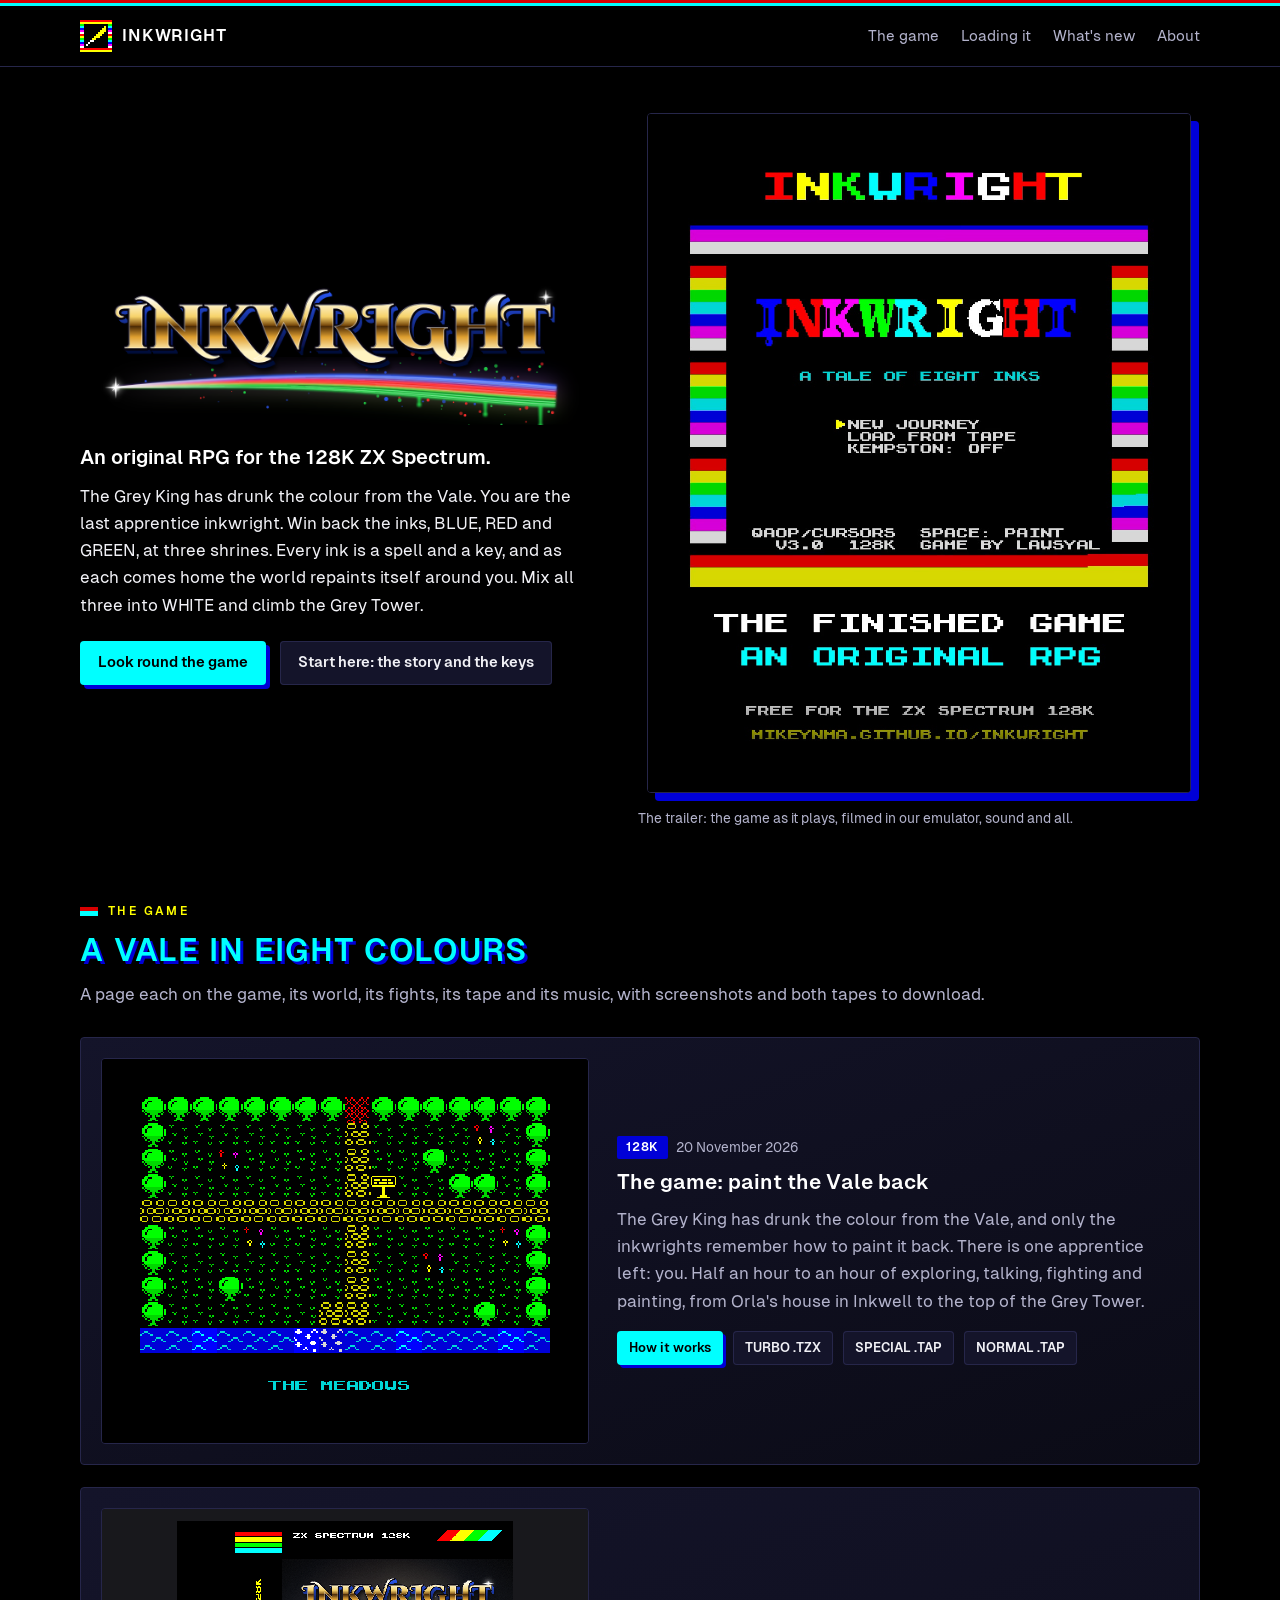
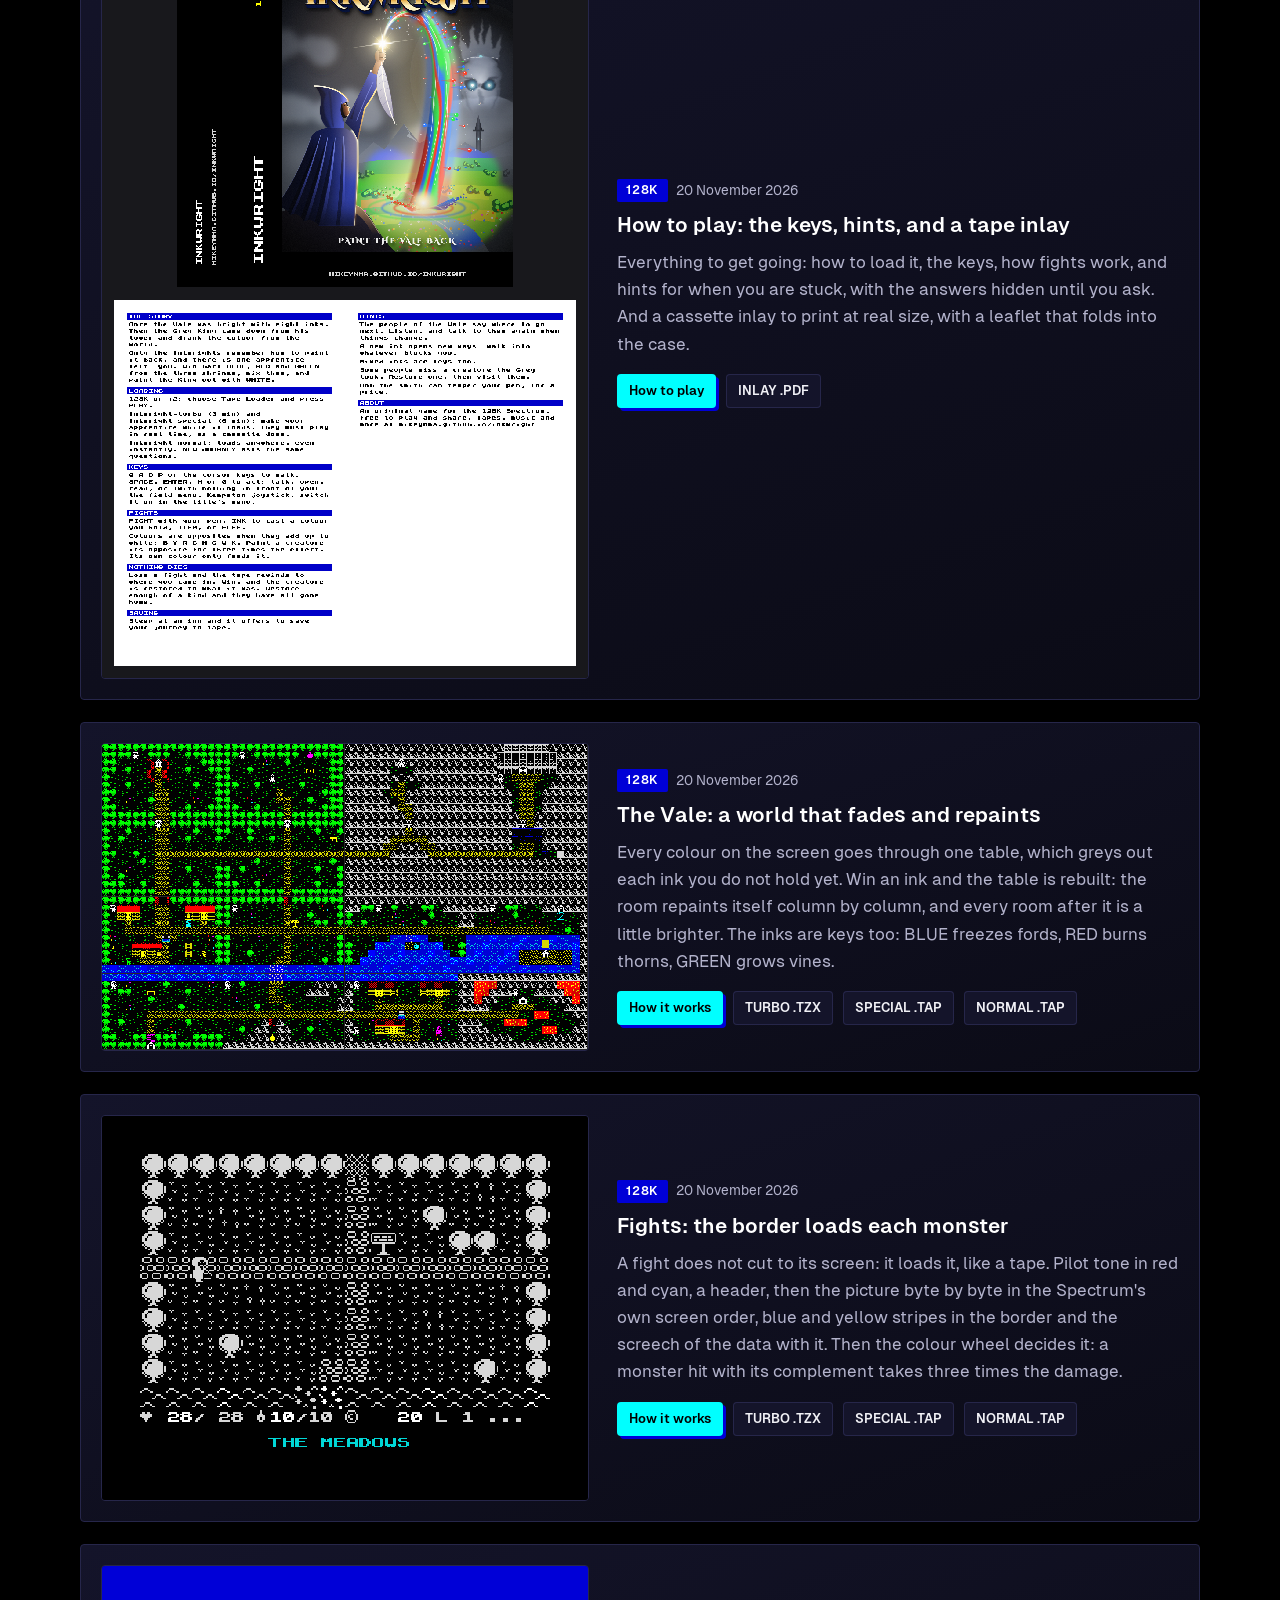
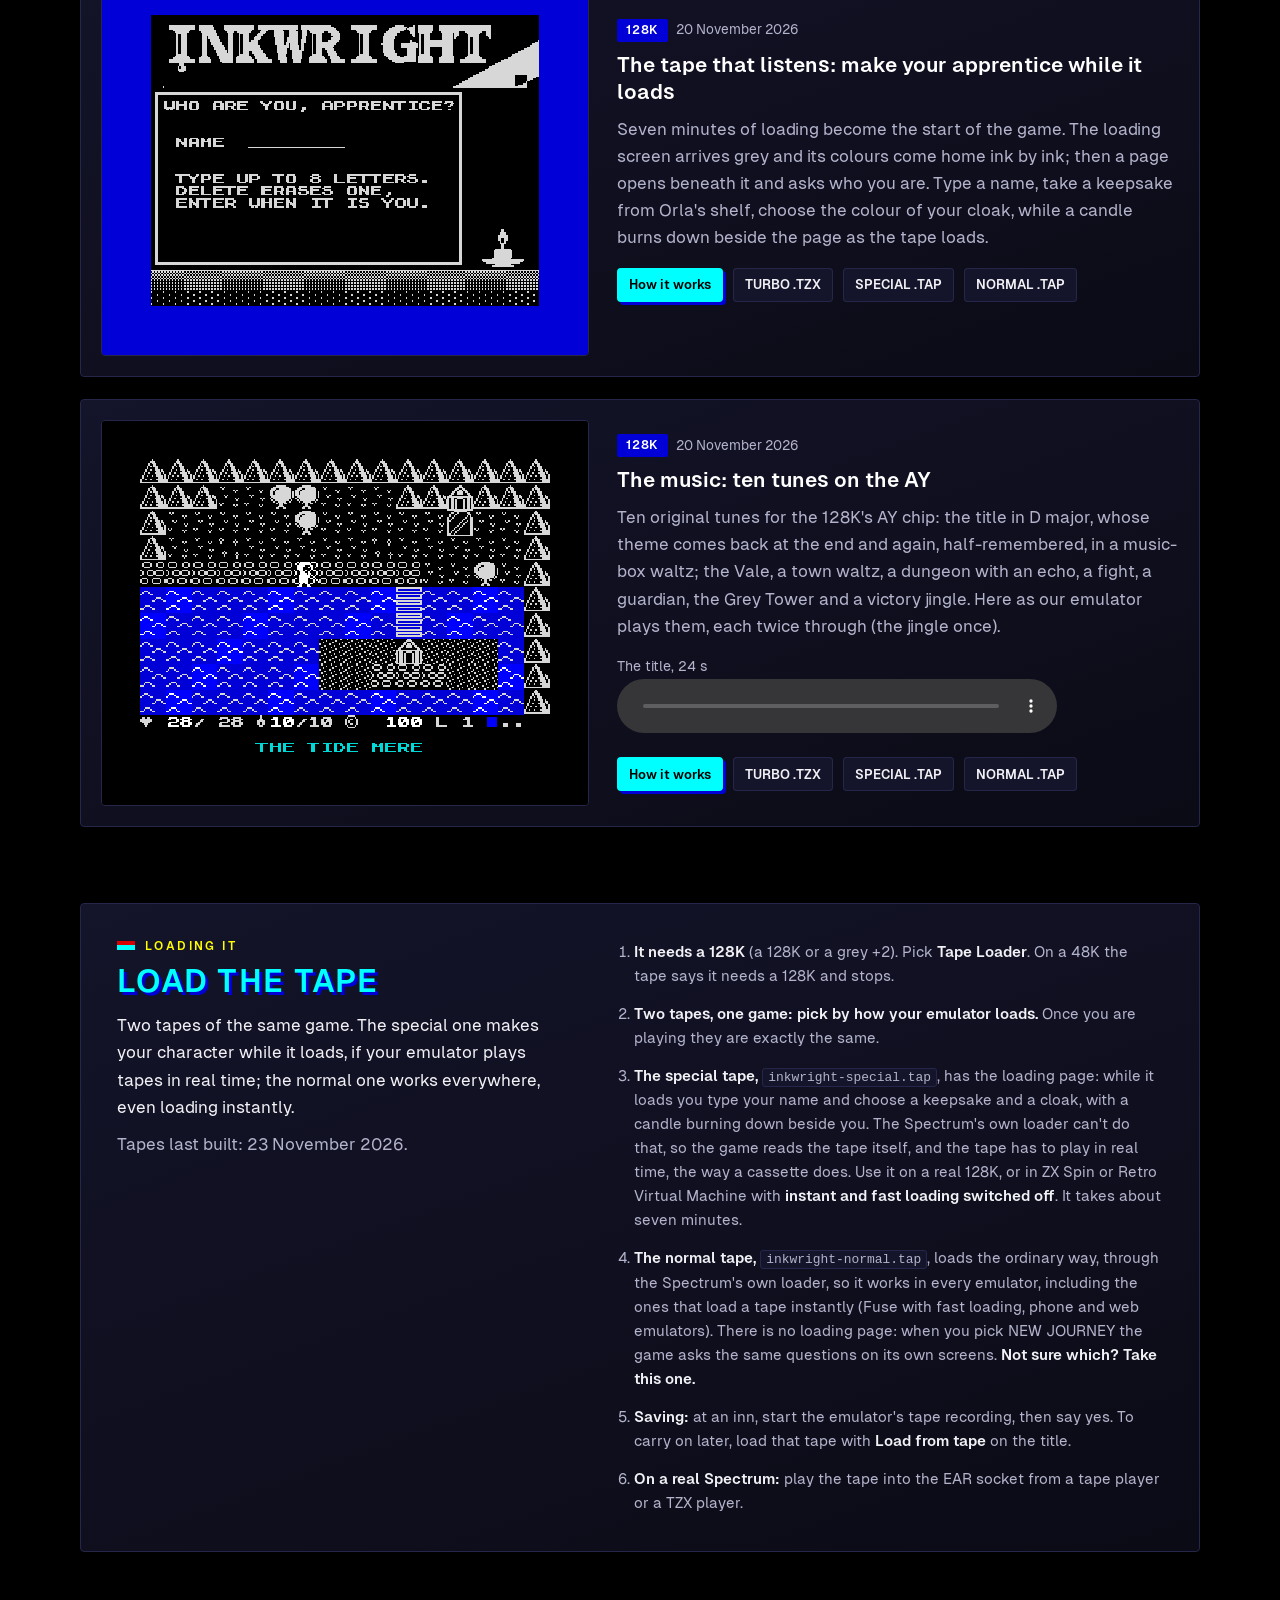
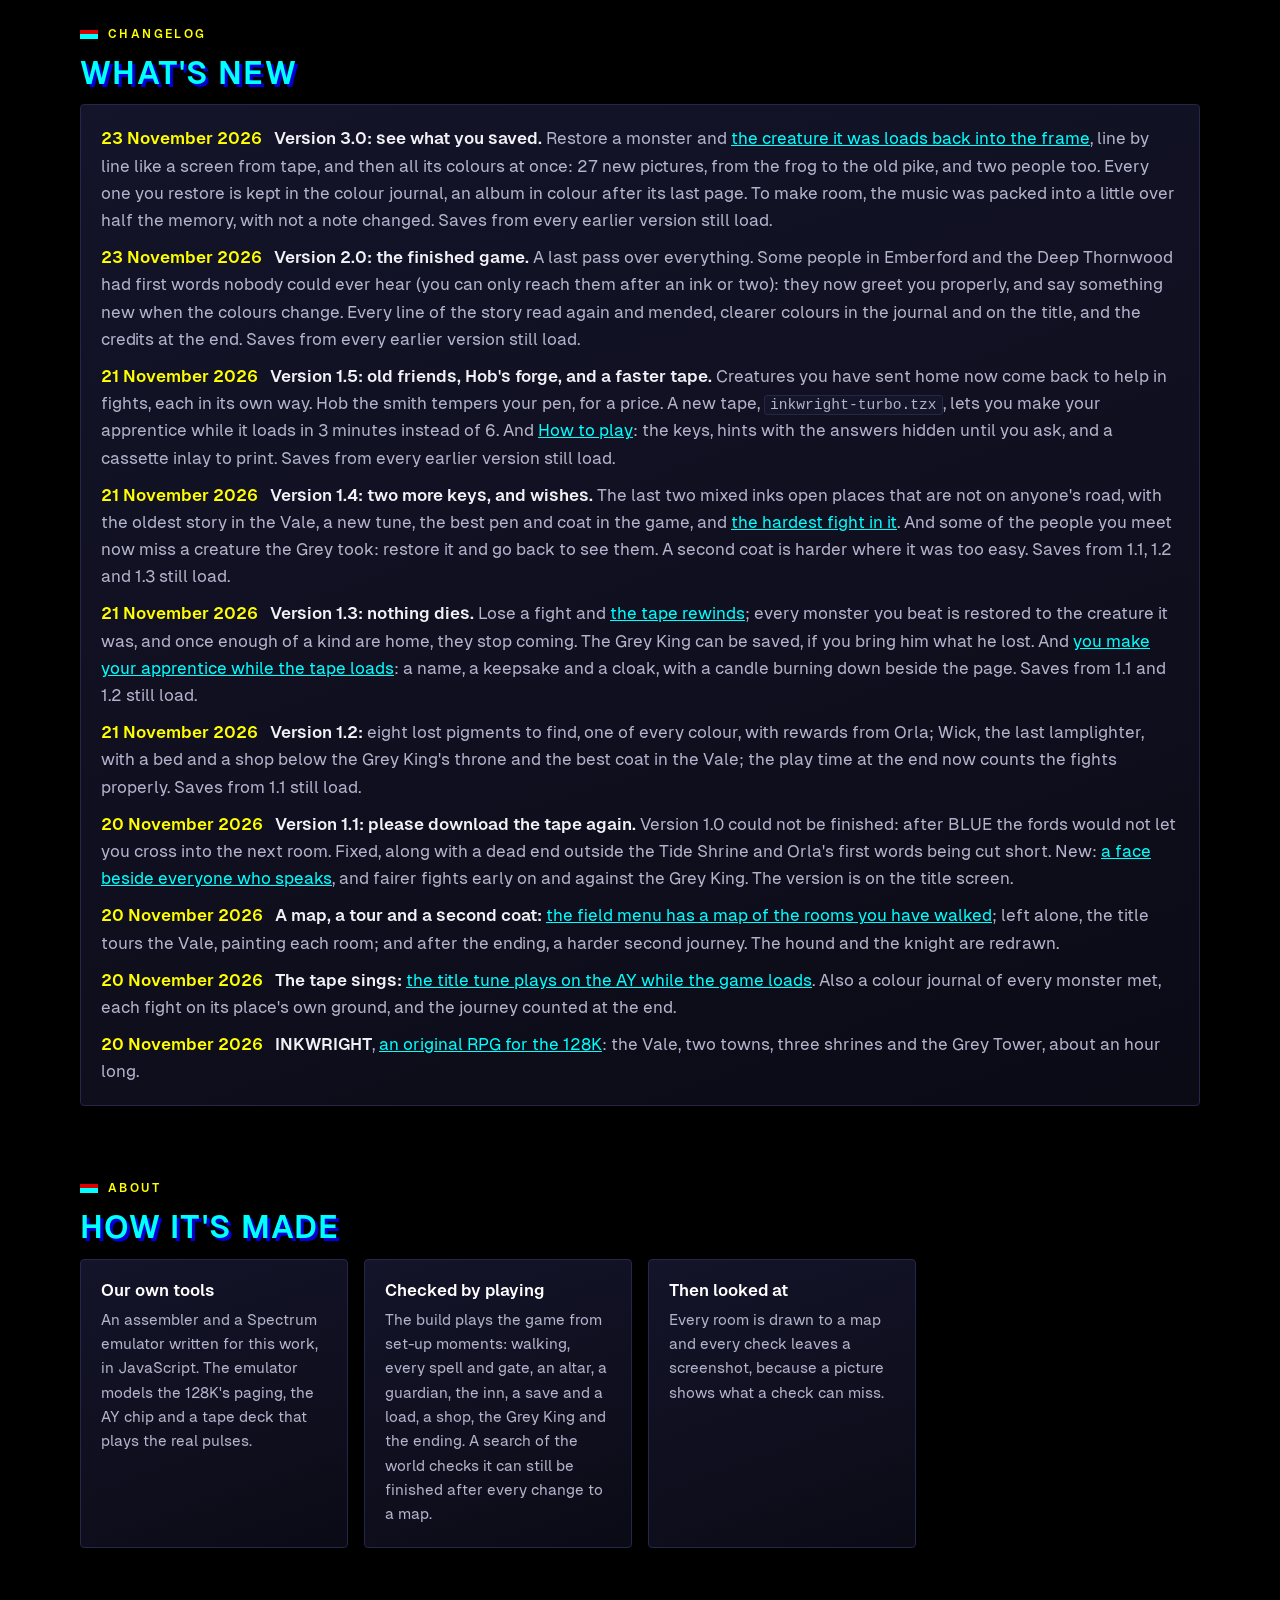
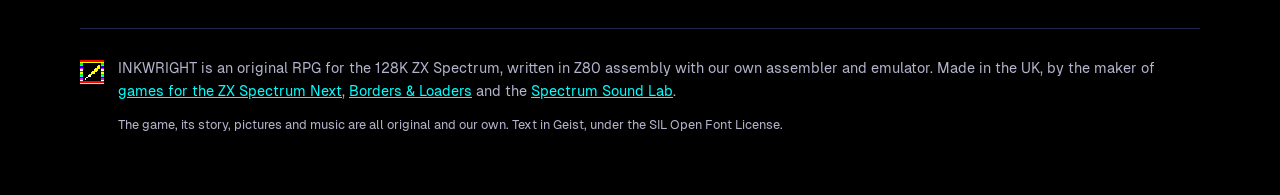
<file: index.html>
<!doctype html>
<html lang="en-GB">
<head>
<meta charset="utf-8">
<meta name="viewport" content="width=device-width,initial-scale=1">
<title>INKWRIGHT: an original RPG for the 128K ZX Spectrum</title>
<meta name="description" content="INKWRIGHT, an original RPG for the 128K ZX Spectrum. The Grey King has drunk the colour from the Vale: win back the inks, which are your spells and your keys, and paint the world back, room by room.">
<meta property="og:title" content="INKWRIGHT: an original RPG for the 128K ZX Spectrum">
<meta property="og:description" content="INKWRIGHT, an original RPG for the 128K ZX Spectrum. The Grey King has drunk the colour from the Vale: win back the inks, which are your spells and your keys, and paint the world back, room by room.">
<meta property="og:type" content="website">
<meta property="og:url" content="https://mikeynma.github.io/inkwright/">
<meta property="og:image" content="https://mikeynma.github.io/inkwright/share.png">
<meta property="og:image:type" content="image/png">
<meta property="og:image:width" content="1200">
<meta property="og:image:height" content="630">
<meta property="og:image:alt" content="INKWRIGHT: the logo in the Spectrum's colours in a border of rainbow bars, beside the game's title screen">
<link rel="canonical" href="https://mikeynma.github.io/inkwright/">
<meta name="twitter:card" content="summary_large_image">
<meta name="twitter:image" content="https://mikeynma.github.io/inkwright/share.png">
<meta name="theme-color" content="#000000">
<link rel="icon" href="favicon-32.png" type="image/png">
<link rel="apple-touch-icon" href="apple-touch-icon.png">
<link rel="preload" href="fonts/geist-400.woff2" as="font" type="font/woff2" crossorigin>
<link rel="stylesheet" href="site.css">
</head>
<body>
<div class="tape" aria-hidden="true"></div>
<header class="top">
  <div class="wrap">
    <a class="brand" href="#" aria-label="INKWRIGHT, the front page"><img src="icon.png" width="32" height="32" alt=""><span>INKWRIGHT</span></a>
    <nav aria-label="Sections"><a href="#demos">The game</a><a href="#loading">Loading it</a><a href="#news">What's new</a><a href="#about">About</a></nav>
  </div>
</header>

<main>
<section class="hero wrap">
  <div class="hero-text">
    <h1><img class="logo" src="logo.png" width="600" height="190" alt="INKWRIGHT"></h1>
    <p class="lead">An original RPG for the 128K ZX Spectrum.</p>
    <p>The Grey King has drunk the colour from the Vale. You are the last apprentice inkwright. Win back the inks, BLUE, RED and GREEN, at three shrines. Every ink is a spell and a key, and as each comes home the world repaints itself around you. Mix all three into WHITE and climb the Grey Tower.</p>
    <div class="actions">
      <a class="btn" href="#demos">Look round the game</a>
      <a class="btn btn-ghost" href="demos/the-game/">Start here: the story and the keys</a>
    </div>
  </div>
  <figure class="hero-shot">
    <video src="videos/the-game.mp4" poster="videos/the-game.jpg" width="1080" height="1350" muted loop playsinline controls preload="metadata" aria-label="The game: paint the Vale back: The trailer: the game as it plays, filmed in our emulator, sound and all"></video>
    <figcaption>The trailer: the game as it plays, filmed in our emulator, sound and all.</figcaption>
  </figure>
</section>

<section id="demos" class="wrap">
  <p class="eyebrow">The game</p>
  <h2>A Vale in eight colours</h2>
  <p class="sub">A page each on the game, its world, its fights, its tape and its music, with screenshots and both tapes to download.</p>
  <div class="demos">
    <article class="demo card">
      <div class="demo-media"><a class="shot" href="shots/the-game/tour.png" data-caption="Leave the title alone and it tours the Vale: each room grey, then painted in every ink."><img src="shots/the-game/tour.png" width="608" height="480" loading="lazy" alt="The Meadows in full colour: green trees and grass, a yellow path, a blue river"></a></div>
      <div class="demo-text">
        <p class="badges"><span class="badge m128K">128K</span><span class="date">20 November 2026</span></p>
        <h3><a href="demos/the-game/">The game: paint the Vale back</a></h3>
        <p>The Grey King has drunk the colour from the Vale, and only the inkwrights remember how to paint it back. There is one apprentice left: you. Half an hour to an hour of exploring, talking, fighting and painting, from Orla's house in Inkwell to the top of the Grey Tower.</p>
        <p class="links"><a class="btn btn-small" href="demos/the-game/">How it works</a><a class="btn btn-small btn-ghost" href="files/inkwright-turbo.tzx" download>turbo .tzx</a><a class="btn btn-small btn-ghost" href="files/inkwright-special.tap" download>special .tap</a><a class="btn btn-small btn-ghost" href="files/inkwright-normal.tap" download>normal .tap</a></p>
      </div>
    </article>
    <article class="demo card">
      <div class="demo-media"><a class="shot" href="shots/how-to-play/inlay.png" data-caption="The inlay: the card (back flap, spine, front) above the leaflet."><img src="shots/how-to-play/inlay.png" width="1592" height="2520" loading="lazy" alt="A cassette inlay: a black card with ZX SPECTRUM 128K and rainbow stripes, the INKWRIGHT logo and the loading screen of a prism splitting light; a narrow spine with INKWRIGHT on its side; below it a white leaflet of instructions in the Spectrum font with blue headings"></a></div>
      <div class="demo-text">
        <p class="badges"><span class="badge m128K">128K</span><span class="date">20 November 2026</span></p>
        <h3><a href="demos/how-to-play/">How to play: the keys, hints, and a tape inlay</a></h3>
        <p>Everything to get going: how to load it, the keys, how fights work, and hints for when you are stuck, with the answers hidden until you ask. And a cassette inlay to print at real size, with a leaflet that folds into the case.</p>
        <p class="links"><a class="btn btn-small" href="demos/how-to-play/">How to play</a><a class="btn btn-small btn-ghost" href="files/inkwright-inlay.pdf" download>inlay .pdf</a></p>
      </div>
    </article>
    <article class="demo card">
      <div class="demo-media"><a class="shot" href="shots/the-vale/map.png" data-caption="The Vale, every room of it in full colour: the Thornwood in the north-west, the Grey Peaks, Inkwell and the Meadows by the river, the Mere and its shrine, Emberford and the lava fields."><img src="shots/the-vale/map.png" width="1032" height="648" loading="lazy" alt="A map made of sixteen screens: forests, mountains, a river across the middle, a lake, villages with red roofs, lava in the south-east"></a></div>
      <div class="demo-text">
        <p class="badges"><span class="badge m128K">128K</span><span class="date">20 November 2026</span></p>
        <h3><a href="demos/the-vale/">The Vale: a world that fades and repaints</a></h3>
        <p>Every colour on the screen goes through one table, which greys out each ink you do not hold yet. Win an ink and the table is rebuilt: the room repaints itself column by column, and every room after it is a little brighter. The inks are keys too: BLUE freezes fords, RED burns thorns, GREEN grows vines.</p>
        <p class="links"><a class="btn btn-small" href="demos/the-vale/">How it works</a><a class="btn btn-small btn-ghost" href="files/inkwright-turbo.tzx" download>turbo .tzx</a><a class="btn btn-small btn-ghost" href="files/inkwright-special.tap" download>special .tap</a><a class="btn btn-small btn-ghost" href="files/inkwright-normal.tap" download>normal .tap</a></p>
      </div>
    </article>
    <article class="demo card">
      <div class="demo-media"><a class="shot" href="shots/fights/pilot.png" data-caption="A monster is coming: the pilot tone in the border."><img src="shots/fights/pilot.png" width="608" height="480" loading="lazy" alt="The Meadows with red and cyan bands in the border, as a tape's pilot tone"></a></div>
      <div class="demo-text">
        <p class="badges"><span class="badge m128K">128K</span><span class="date">20 November 2026</span></p>
        <h3><a href="demos/fights/">Fights: the border loads each monster</a></h3>
        <p>A fight does not cut to its screen: it loads it, like a tape. Pilot tone in red and cyan, a header, then the picture byte by byte in the Spectrum's own screen order, blue and yellow stripes in the border and the screech of the data with it. Then the colour wheel decides it: a monster hit with its complement takes three times the damage.</p>
        <p class="links"><a class="btn btn-small" href="demos/fights/">How it works</a><a class="btn btn-small btn-ghost" href="files/inkwright-turbo.tzx" download>turbo .tzx</a><a class="btn btn-small btn-ghost" href="files/inkwright-special.tap" download>special .tap</a><a class="btn btn-small btn-ghost" href="files/inkwright-normal.tap" download>normal .tap</a></p>
      </div>
    </article>
    <article class="demo card">
      <div class="demo-media"><a class="shot" href="shots/the-tape/grey.png" data-caption="The loading screen arrives grey, and a page opens: who are you, apprentice?"><img src="shots/the-tape/grey.png" width="640" height="512" loading="lazy" alt="A grey loading screen: the INKWRIGHT logo, a page asking WHO ARE YOU, APPRENTICE? with a line for a name, a short candle on the right"></a></div>
      <div class="demo-text">
        <p class="badges"><span class="badge m128K">128K</span><span class="date">20 November 2026</span></p>
        <h3><a href="demos/the-tape/">The tape that listens: make your apprentice while it loads</a></h3>
        <p>Seven minutes of loading become the start of the game. The loading screen arrives grey and its colours come home ink by ink; then a page opens beneath it and asks who you are. Type a name, take a keepsake from Orla's shelf, choose the colour of your cloak, while a candle burns down beside the page as the tape loads.</p>
        <p class="links"><a class="btn btn-small" href="demos/the-tape/">How it works</a><a class="btn btn-small btn-ghost" href="files/inkwright-turbo.tzx" download>turbo .tzx</a><a class="btn btn-small btn-ghost" href="files/inkwright-special.tap" download>special .tap</a><a class="btn btn-small btn-ghost" href="files/inkwright-normal.tap" download>normal .tap</a></p>
      </div>
    </article>
    <article class="demo card">
      <div class="demo-media"><a class="shot" href="shots/the-music/vale.png" data-caption="Out in the Vale: its own tune."><img src="shots/the-music/vale.png" width="608" height="480" loading="lazy" alt="A blue lake with a wooden pier and a small shrine on an island, mountains above"></a></div>
      <div class="demo-text">
        <p class="badges"><span class="badge m128K">128K</span><span class="date">20 November 2026</span></p>
        <h3><a href="demos/the-music/">The music: ten tunes on the AY</a></h3>
        <p>Ten original tunes for the 128K's AY chip: the title in D major, whose theme comes back at the end and again, half-remembered, in a music-box waltz; the Vale, a town waltz, a dungeon with an echo, a fight, a guardian, the Grey Tower and a victory jingle. Here as our emulator plays them, each twice through (the jingle once).</p>
        <p class="listen"><small>The title, 24 s</small><br><audio controls preload="none" style="width:100%;max-width:440px" src="audio/title.mp3"></audio></p>
        <p class="links"><a class="btn btn-small" href="demos/the-music/">How it works</a><a class="btn btn-small btn-ghost" href="files/inkwright-turbo.tzx" download>turbo .tzx</a><a class="btn btn-small btn-ghost" href="files/inkwright-special.tap" download>special .tap</a><a class="btn btn-small btn-ghost" href="files/inkwright-normal.tap" download>normal .tap</a></p>
      </div>
    </article>
  </div>
</section>

<section id="loading" class="wrap">
  <div class="card download">
    <div>
      <p class="eyebrow">Loading it</p>
      <h2>Load the tape</h2>
      <p>Two tapes of the same game. The special one makes your character while it loads, if your emulator plays tapes in real time; the normal one works everywhere, even loading instantly.</p>
      <p class="meta">Tapes last built: 23 November 2026.</p>
    </div>
    <ol class="steps">
      <li><b>It needs a 128K</b> (a 128K or a grey +2). Pick <b>Tape Loader</b>. On a 48K the tape says it needs a 128K and stops.</li>
      <li><b>Two tapes, one game: pick by how your emulator loads.</b> Once you are playing they are exactly the same.</li>
      <li><b>The special tape,</b> <code>inkwright-special.tap</code>, has the loading page: while it loads you type your name and choose a keepsake and a cloak, with a candle burning down beside you. The Spectrum's own loader can't do that, so the game reads the tape itself, and the tape has to play in real time, the way a cassette does. Use it on a real 128K, or in ZX Spin or Retro Virtual Machine with <b>instant and fast loading switched off</b>. It takes about seven minutes.</li>
      <li><b>The normal tape,</b> <code>inkwright-normal.tap</code>, loads the ordinary way, through the Spectrum's own loader, so it works in every emulator, including the ones that load a tape instantly (Fuse with fast loading, phone and web emulators). There is no loading page: when you pick NEW JOURNEY the game asks the same questions on its own screens. <b>Not sure which? Take this one.</b></li>
      <li><b>Saving:</b> at an inn, start the emulator's tape recording, then say yes. To carry on later, load that tape with <b>Load from tape</b> on the title.</li>
      <li><b>On a real Spectrum:</b> play the tape into the EAR socket from a tape player or a TZX player.</li>
    </ol>
  </div>
</section>

<section id="news" class="wrap">
  <p class="eyebrow">Changelog</p>
  <h2>What's new</h2>
  <div class="log card">
    <ul>
      <li><time datetime="2026-11-23">23 November 2026</time> <b>Version 3.0: see what you saved.</b> Restore a monster and <a href="demos/fights/">the creature it was loads back into the frame</a>, line by line like a screen from tape, and then all its colours at once: 27 new pictures, from the frog to the old pike, and two people too. Every one you restore is kept in the colour journal, an album in colour after its last page. To make room, the music was packed into a little over half the memory, with not a note changed. Saves from every earlier version still load.</li>
      <li><time datetime="2026-11-23">23 November 2026</time> <b>Version 2.0: the finished game.</b> A last pass over everything. Some people in Emberford and the Deep Thornwood had first words nobody could ever hear (you can only reach them after an ink or two): they now greet you properly, and say something new when the colours change. Every line of the story read again and mended, clearer colours in the journal and on the title, and the credits at the end. Saves from every earlier version still load.</li>
      <li><time datetime="2026-11-21">21 November 2026</time> <b>Version 1.5: old friends, Hob's forge, and a faster tape.</b> Creatures you have sent home now come back to help in fights, each in its own way. Hob the smith tempers your pen, for a price. A new tape, <code>inkwright-turbo.tzx</code>, lets you make your apprentice while it loads in 3 minutes instead of 6. And <a href="demos/how-to-play/">How to play</a>: the keys, hints with the answers hidden until you ask, and a cassette inlay to print. Saves from every earlier version still load.</li>
      <li><time datetime="2026-11-21">21 November 2026</time> <b>Version 1.4: two more keys, and wishes.</b> The last two mixed inks open places that are not on anyone's road, with the oldest story in the Vale, a new tune, the best pen and coat in the game, and <a href="demos/the-game/">the hardest fight in it</a>. And some of the people you meet now miss a creature the Grey took: restore it and go back to see them. A second coat is harder where it was too easy. Saves from 1.1, 1.2 and 1.3 still load.</li>
      <li><time datetime="2026-11-21">21 November 2026</time> <b>Version 1.3: nothing dies.</b> Lose a fight and <a href="demos/fights/">the tape rewinds</a>; every monster you beat is restored to the creature it was, and once enough of a kind are home, they stop coming. The Grey King can be saved, if you bring him what he lost. And <a href="demos/the-tape/">you make your apprentice while the tape loads</a>: a name, a keepsake and a cloak, with a candle burning down beside the page. Saves from 1.1 and 1.2 still load.</li>
      <li><time datetime="2026-11-21">21 November 2026</time> <b>Version 1.2:</b> eight lost pigments to find, one of every colour, with rewards from Orla; Wick, the last lamplighter, with a bed and a shop below the Grey King's throne and the best coat in the Vale; the play time at the end now counts the fights properly. Saves from 1.1 still load.</li>
      <li><time datetime="2026-11-20">20 November 2026</time> <b>Version 1.1: please download the tape again.</b> Version 1.0 could not be finished: after BLUE the fords would not let you cross into the next room. Fixed, along with a dead end outside the Tide Shrine and Orla's first words being cut short. New: <a href="demos/the-game/">a face beside everyone who speaks</a>, and fairer fights early on and against the Grey King. The version is on the title screen.</li>
      <li><time datetime="2026-11-20">20 November 2026</time> <b>A map, a tour and a second coat:</b> <a href="demos/the-game/">the field menu has a map of the rooms you have walked</a>; left alone, the title tours the Vale, painting each room; and after the ending, a harder second journey. The hound and the knight are redrawn.</li>
      <li><time datetime="2026-11-20">20 November 2026</time> <b>The tape sings:</b> <a href="demos/the-tape/">the title tune plays on the AY while the game loads</a>. Also a colour journal of every monster met, each fight on its place's own ground, and the journey counted at the end.</li>
      <li><time datetime="2026-11-20">20 November 2026</time> <b>INKWRIGHT</b>, <a href="demos/the-game/">an original RPG for the 128K</a>: the Vale, two towns, three shrines and the Grey Tower, about an hour long.</li>
    </ul>
  </div>
</section>

<section id="about" class="wrap">
  <p class="eyebrow">About</p>
  <h2>How it's made</h2>
  <div class="grid cards">
    <article class="card"><h3>Our own tools</h3><p>An assembler and a Spectrum emulator written for this work, in JavaScript. The emulator models the 128K's paging, the AY chip and a tape deck that plays the real pulses.</p></article>
    <article class="card"><h3>Checked by playing</h3><p>The build plays the game from set-up moments: walking, every spell and gate, an altar, a guardian, the inn, a save and a load, a shop, the Grey King and the ending. A search of the world checks it can still be finished after every change to a map.</p></article>
    <article class="card"><h3>Then looked at</h3><p>Every room is drawn to a map and every check leaves a screenshot, because a picture shows what a check can miss.</p></article>
  </div>
</section>
</main>

<footer class="wrap foot">
  <img src="icon.png" width="24" height="24" alt="">
  <div>
    <p>INKWRIGHT is an original RPG for the 128K ZX Spectrum, written in Z80 assembly with our own assembler and emulator. Made in the UK, by the maker of <a href="https://mikeynma.github.io/">games for the ZX Spectrum Next</a>, <a href="https://mikeynma.github.io/borders-and-loaders/">Borders &amp; Loaders</a> and the <a href="https://mikeynma.github.io/spectrum-sound-lab/">Spectrum Sound Lab</a>.</p>
    <p class="small">The game, its story, pictures and music are all original and our own. Text in Geist, under the SIL Open Font License.</p>
  </div>
</footer>
<dialog class="lightbox" aria-label="Screenshot">
  <figure><div class="lb-view"><img alt=""></div><figcaption></figcaption></figure>
  <div class="lb-zoom" role="group" aria-label="Zoom">
    <button type="button" class="lb-out" aria-label="Zoom out">&minus;</button>
    <button type="button" class="lb-fit" aria-label="Fit it to the screen">Fit</button>
    <button type="button" class="lb-in" aria-label="Zoom in">+</button>
  </div>
  <button class="lb-btn lb-prev" type="button" aria-label="Previous picture">&lsaquo;</button>
  <button class="lb-btn lb-next" type="button" aria-label="Next picture">&rsaquo;</button>
  <button class="lb-btn lb-close" type="button" autofocus aria-label="Close">&times;</button>
</dialog>
<script src="site.js"></script>
</body>
</html>
</file>
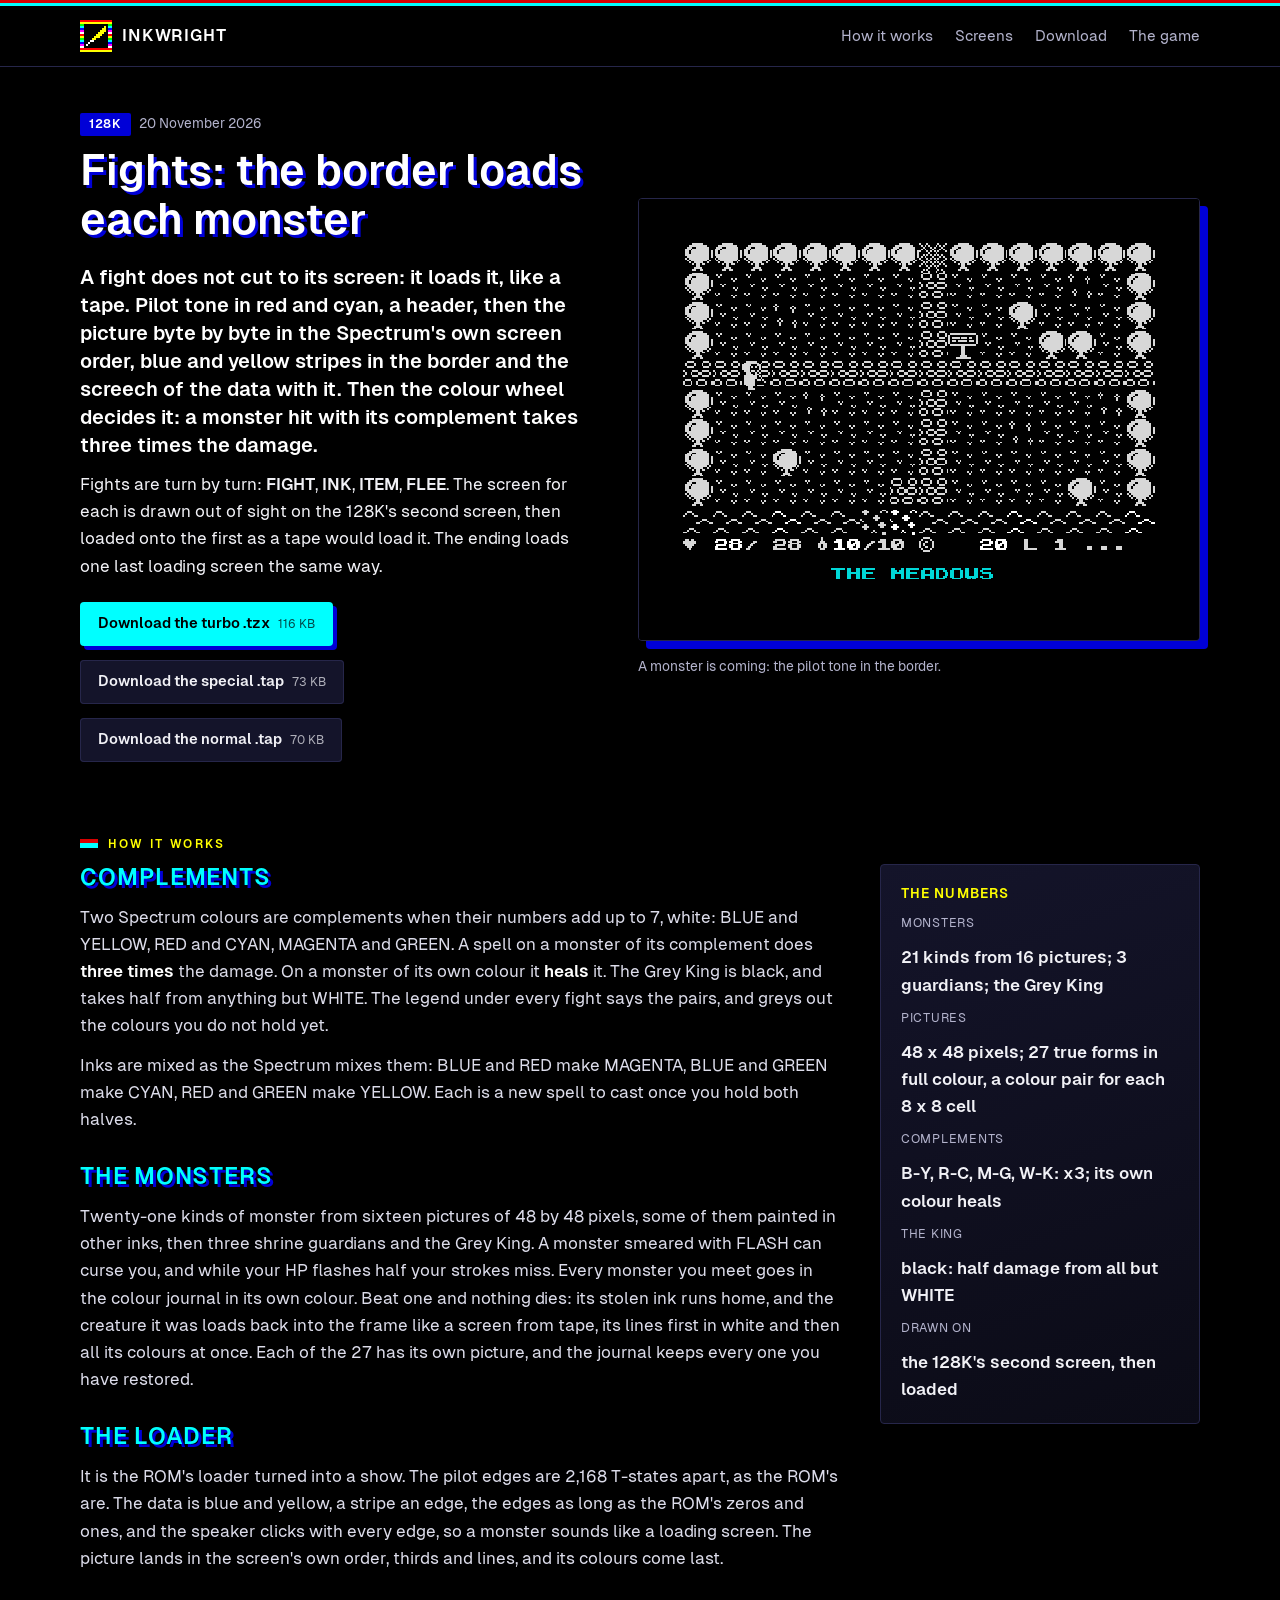
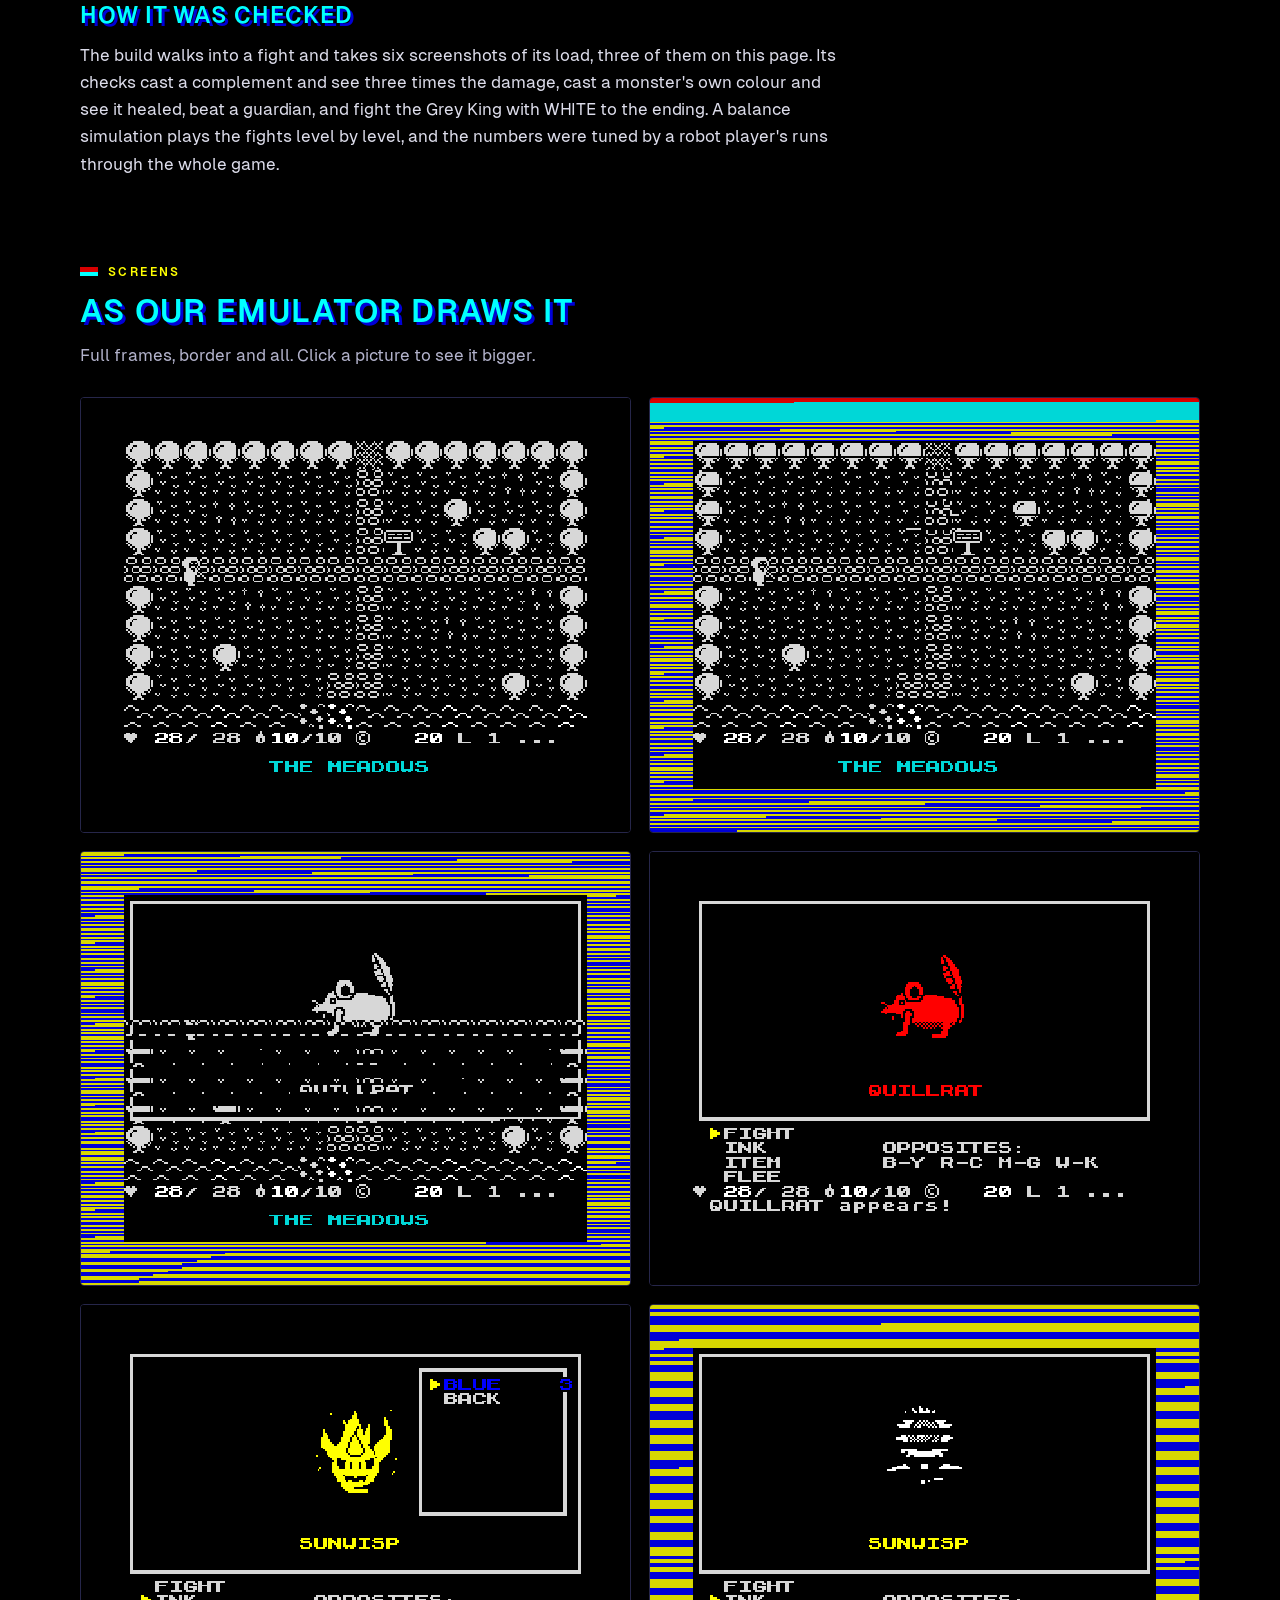
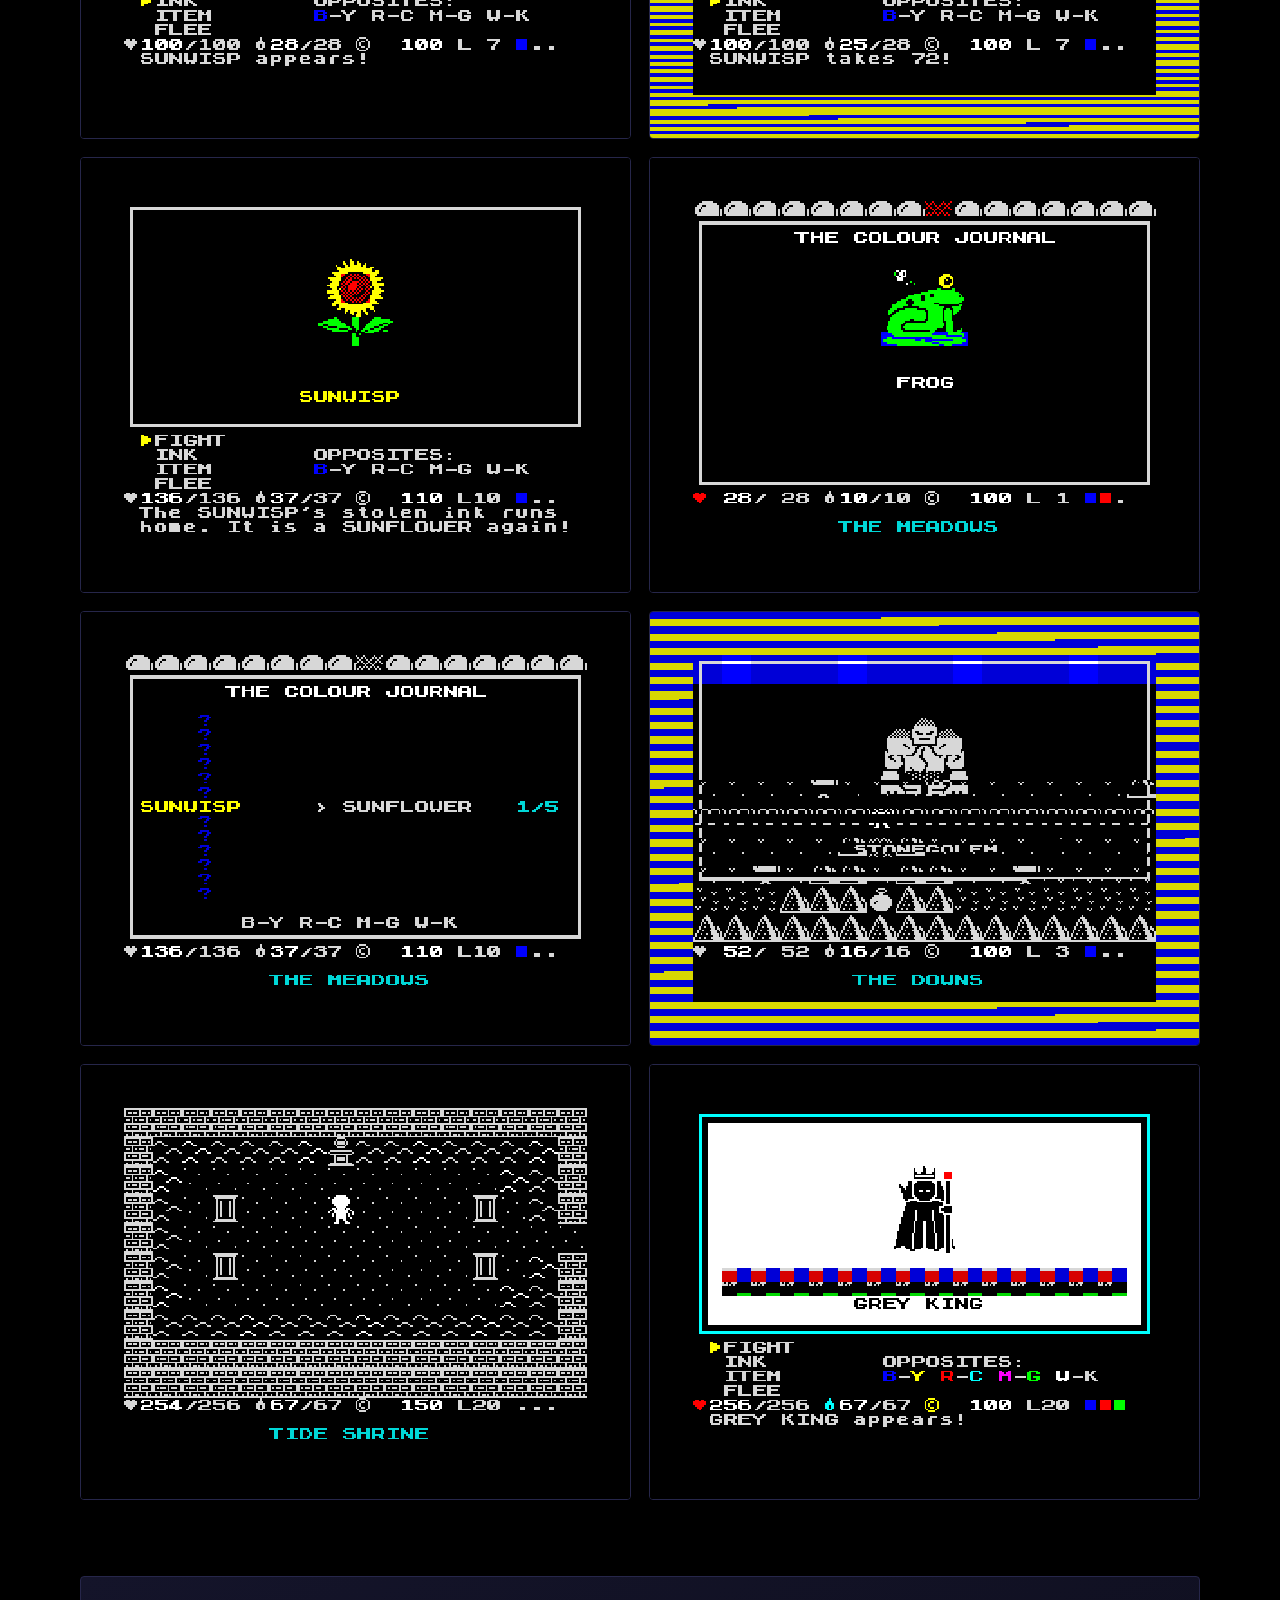
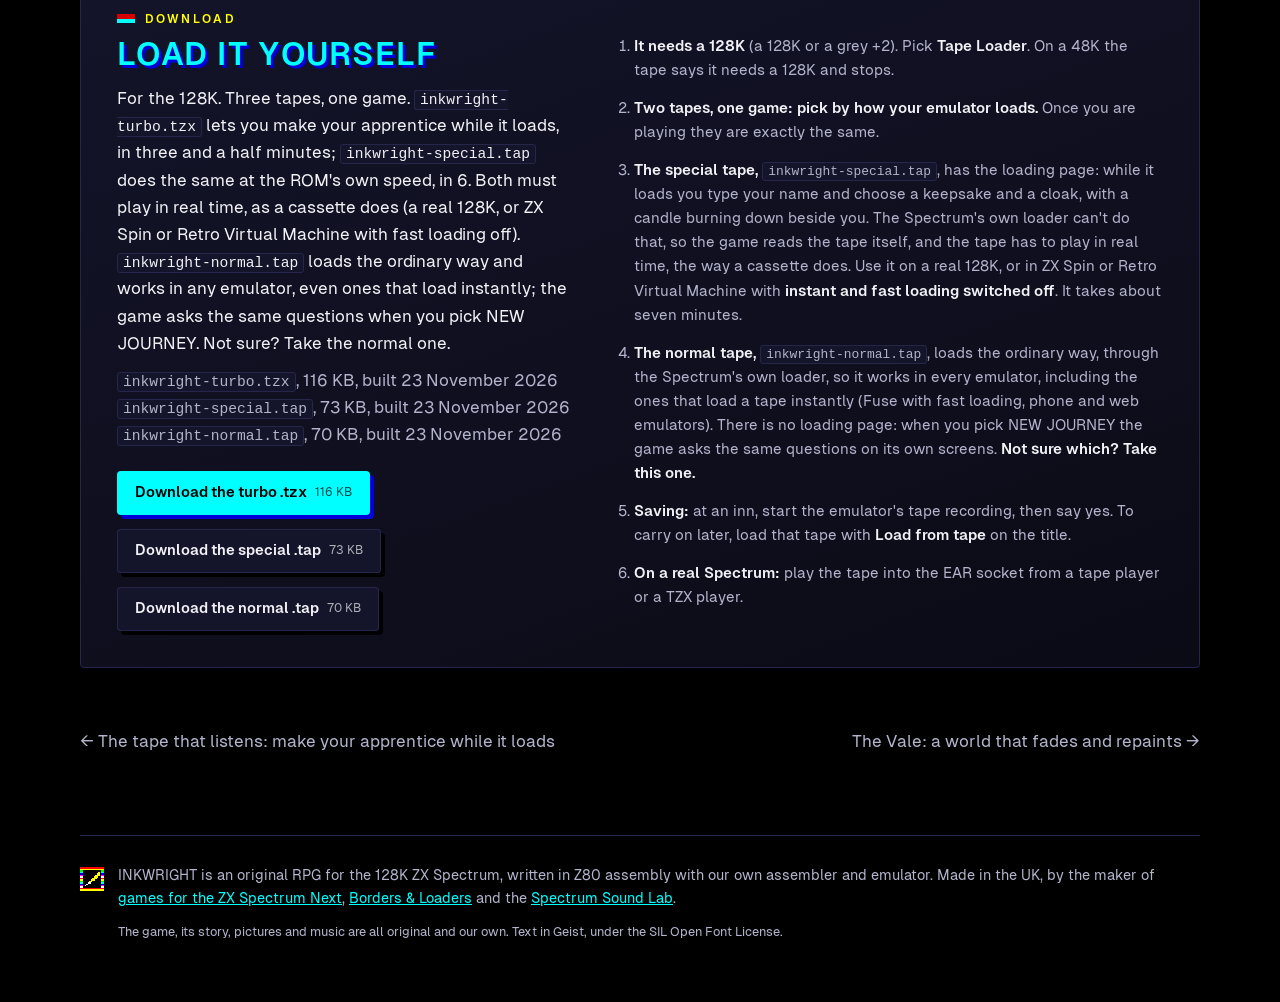
<file: demos/fights/index.html>
<!doctype html>
<html lang="en-GB">
<head>
<meta charset="utf-8">
<meta name="viewport" content="width=device-width,initial-scale=1">
<title>Fights: the border loads each monster - INKWRIGHT</title>
<meta name="description" content="A fight does not cut to its screen: it loads it, like a tape. Pilot tone in red and cyan, a header, then the picture byte by byte in the Spectrum's own screen order, blue and yellow stripes in the border and the screech of the data with it. Then the colour wheel decides it: a monster hit with its complement takes three times the damage.">
<meta property="og:title" content="Fights: the border loads each monster - INKWRIGHT">
<meta property="og:description" content="A fight does not cut to its screen: it loads it, like a tape. Pilot tone in red and cyan, a header, then the picture byte by byte in the Spectrum's own screen order, blue and yellow stripes in the border and the screech of the data with it. Then the colour wheel decides it: a monster hit with its complement takes three times the damage.">
<meta property="og:type" content="website">
<meta property="og:url" content="https://mikeynma.github.io/inkwright/demos/fights/">
<meta property="og:image" content="https://mikeynma.github.io/inkwright/shots/fights/pilot.png">
<meta property="og:image:type" content="image/png">
<meta property="og:image:width" content="608">
<meta property="og:image:height" content="480">
<meta property="og:image:alt" content="The Meadows with red and cyan bands in the border, as a tape's pilot tone">
<link rel="canonical" href="https://mikeynma.github.io/inkwright/demos/fights/">
<meta name="twitter:card" content="summary_large_image">
<meta name="twitter:image" content="https://mikeynma.github.io/inkwright/shots/fights/pilot.png">
<meta name="theme-color" content="#000000">
<link rel="icon" href="../../favicon-32.png" type="image/png">
<link rel="apple-touch-icon" href="../../apple-touch-icon.png">
<link rel="preload" href="../../fonts/geist-400.woff2" as="font" type="font/woff2" crossorigin>
<link rel="stylesheet" href="../../site.css">
</head>
<body>
<div class="tape" aria-hidden="true"></div>
<header class="top">
  <div class="wrap">
    <a class="brand" href="../../" aria-label="INKWRIGHT, the front page"><img src="../../icon.png" width="32" height="32" alt=""><span>INKWRIGHT</span></a>
    <nav aria-label="Sections"><a href="#how">How it works</a><a href="#screens">Screens</a><a href="#download">Download</a><a href="../../#demos">The game</a></nav>
  </div>
</header>

<main>
<section class="hero wrap">
  <div class="hero-text">
    <p class="badges"><span class="badge m128K">128K</span><span class="date">20 November 2026</span></p>
    <h1 class="title">Fights: the border loads each monster</h1>
    <p class="lead">A fight does not cut to its screen: it loads it, like a tape. Pilot tone in red and cyan, a header, then the picture byte by byte in the Spectrum's own screen order, blue and yellow stripes in the border and the screech of the data with it. Then the colour wheel decides it: a monster hit with its complement takes three times the damage.</p>
    <p>Fights are turn by turn: <b>FIGHT</b>, <b>INK</b>, <b>ITEM</b>, <b>FLEE</b>. The screen for each is drawn out of sight on the 128K's second screen, then loaded onto the first as a tape would load it. The ending loads one last loading screen the same way.</p>
    <div class="actions"><a class="btn" href="../../files/inkwright-turbo.tzx" download>Download the turbo .tzx <small>116 KB</small></a><a class="btn btn-ghost" href="../../files/inkwright-special.tap" download>Download the special .tap <small>73 KB</small></a><a class="btn btn-ghost" href="../../files/inkwright-normal.tap" download>Download the normal .tap <small>70 KB</small></a></div>
  </div>
  <figure class="hero-shot">
    <a class="shot" href="../../shots/fights/pilot.png" data-caption="A monster is coming: the pilot tone in the border."><img src="../../shots/fights/pilot.png" width="608" height="480" alt="The Meadows with red and cyan bands in the border, as a tape's pilot tone"></a>
    <figcaption>A monster is coming: the pilot tone in the border.</figcaption>
  </figure>
</section>

<section id="how" class="wrap">
  <p class="eyebrow">How it works</p>
  <div class="tech">
    <div class="tech-text">
      <h2>Complements</h2>
      <p>Two Spectrum colours are complements when their numbers add up to 7, white: BLUE and YELLOW, RED and CYAN, MAGENTA and GREEN. A spell on a monster of its complement does <b>three times</b> the damage. On a monster of its own colour it <b>heals</b> it. The Grey King is black, and takes half from anything but WHITE. The legend under every fight says the pairs, and greys out the colours you do not hold yet.</p>
<p>Inks are mixed as the Spectrum mixes them: BLUE and RED make MAGENTA, BLUE and GREEN make CYAN, RED and GREEN make YELLOW. Each is a new spell to cast once you hold both halves.</p>
      <h2>The monsters</h2>
      <p>Twenty-one kinds of monster from sixteen pictures of 48 by 48 pixels, some of them painted in other inks, then three shrine guardians and the Grey King. A monster smeared with FLASH can curse you, and while your HP flashes half your strokes miss. Every monster you meet goes in the colour journal in its own colour. Beat one and nothing dies: its stolen ink runs home, and the creature it was loads back into the frame like a screen from tape, its lines first in white and then all its colours at once. Each of the 27 has its own picture, and the journal keeps every one you have restored.</p>
      <h2>The loader</h2>
      <p>It is the ROM's loader turned into a show. The pilot edges are 2,168 T-states apart, as the ROM's are. The data is blue and yellow, a stripe an edge, the edges as long as the ROM's zeros and ones, and the speaker clicks with every edge, so a monster sounds like a loading screen. The picture lands in the screen's own order, thirds and lines, and its colours come last.</p>
      <h2>How it was checked</h2>
      <p>The build walks into a fight and takes six screenshots of its load, three of them on this page. Its checks cast a complement and see three times the damage, cast a monster's own colour and see it healed, beat a guardian, and fight the Grey King with WHITE to the ending. A balance simulation plays the fights level by level, and the numbers were tuned by a robot player's runs through the whole game.</p>
    </div>
    <aside class="card numbers">
      <h3>The numbers</h3>
      <dl><dt>Monsters</dt><dd>21 kinds from 16 pictures; 3 guardians; the Grey King</dd><dt>Pictures</dt><dd>48 x 48 pixels; 27 true forms in full colour, a colour pair for each 8 x 8 cell</dd><dt>Complements</dt><dd>B-Y, R-C, M-G, W-K: x3; its own colour heals</dd><dt>The King</dt><dd>black: half damage from all but WHITE</dd><dt>Drawn on</dt><dd>the 128K's second screen, then loaded</dd></dl>
    </aside>
  </div>
</section>

<section id="screens" class="wrap">
  <p class="eyebrow">Screens</p>
  <h2>As our emulator draws it</h2>
  <p class="sub">Full frames, border and all. Click a picture to see it bigger.</p>
  <div class="gallery">
    <a class="shot" href="../../shots/fights/pilot.png" data-caption="A monster is coming: the pilot tone in the border."><img src="../../shots/fights/pilot.png" width="608" height="480" loading="lazy" alt="The Meadows with red and cyan bands in the border, as a tape's pilot tone"></a>
    <a class="shot" href="../../shots/fights/data.png" data-caption="The data: the fight screen starts to arrive over the room, line by line in screen order."><img src="../../shots/fights/data.png" width="608" height="480" loading="lazy" alt="The Meadows with lines of the fight screen across the top third, blue and yellow stripes in the border"></a>
    <a class="shot" href="../../shots/fights/loaded.png" data-caption="Two thirds in: the picture first, in grey; its colours come last."><img src="../../shots/fights/loaded.png" width="608" height="480" loading="lazy" alt="A grey Quillrat in a frame, the bottom of the room still showing, stripes in the border"></a>
    <a class="shot" href="../../shots/fights/battle.png" data-caption="A Quillrat. Under the picture, the opposites: the pairs of colours that add up to white."><img src="../../shots/fights/battle.png" width="608" height="480" loading="lazy" alt="A red Quillrat in a frame, FIGHT INK ITEM FLEE, OPPOSITES: B-Y R-C M-G W-K"></a>
    <a class="shot" href="../../shots/fights/ink.png" data-caption="A yellow Sunwisp, and BLUE in hand."><img src="../../shots/fights/ink.png" width="608" height="480" loading="lazy" alt="A yellow sun-shaped Sunwisp, the INK menu open with BLUE and BACK"></a>
    <a class="shot" href="../../shots/fights/complement.png" data-caption="BLUE on yellow: three times the damage."><img src="../../shots/fights/complement.png" width="608" height="480" loading="lazy" alt="The Sunwisp's frame and the message: OPPOSITES! SUNWISP takes 72"></a>
    <a class="shot" href="../../shots/fights/restored.png" data-caption="Nothing dies: the stolen ink runs home, and the Sunwisp loads back in as the sunflower it was."><img src="../../shots/fights/restored.png" width="608" height="480" loading="lazy" alt="A sunflower in full colour in the fight's frame, and the message: The SUNWISP's stolen ink runs home. It is a SUNFLOWER again!"></a>
    <a class="shot" href="../../shots/fights/album.png" data-caption="Every creature you restore is kept in the journal, in its colours."><img src="../../shots/fights/album.png" width="608" height="480" loading="lazy" alt="The colour journal's album: a green frog on a lily pad, FROG under it"></a>
    <a class="shot" href="../../shots/fights/journal.png" data-caption="The colour journal remembers what each monster really was."><img src="../../shots/fights/journal.png" width="608" height="480" loading="lazy" alt="The colour journal listing monsters in their colours, SUNWISP &gt; SUNFLOWER among them"></a>
    <a class="shot" href="../../shots/fights/rewind.png" data-caption="Lose, and the tape rewinds: the fight unloads backwards into the room you came in by."><img src="../../shots/fights/rewind.png" width="608" height="480" loading="lazy" alt="A fight screen half unloaded, the room showing through from the bottom, loading stripes in the border"></a>
    <a class="shot" href="../../shots/fights/guardian.png" data-caption="A shrine's guardian beaten, the altar free."><img src="../../shots/fights/guardian.png" width="608" height="480" loading="lazy" alt="The grey Tide Shrine with pillars and water, the hero by the altar"></a>
    <a class="shot" href="../../shots/fights/king.png" data-caption="The Grey King: black, and half damage from anything but WHITE."><img src="../../shots/fights/king.png" width="608" height="480" loading="lazy" alt="A crowned grey king in a white frame, GREY KING appears!, the opposites in colour"></a>
  </div>
</section>

<section id="download" class="wrap">
  <div class="card download">
    <div>
      <p class="eyebrow">Download</p>
      <h2>Load it yourself</h2>
      <p>For the 128K. Three tapes, one game. <code>inkwright-turbo.tzx</code> lets you make your apprentice while it loads, in three and a half minutes; <code>inkwright-special.tap</code> does the same at the ROM's own speed, in 6. Both must play in real time, as a cassette does (a real 128K, or ZX Spin or Retro Virtual Machine with fast loading off). <code>inkwright-normal.tap</code> loads the ordinary way and works in any emulator, even ones that load instantly; the game asks the same questions when you pick NEW JOURNEY. Not sure? Take the normal one.</p>
      <p class="meta"><code>inkwright-turbo.tzx</code>, 116 KB, built 23 November 2026<br><code>inkwright-special.tap</code>, 73 KB, built 23 November 2026<br><code>inkwright-normal.tap</code>, 70 KB, built 23 November 2026</p>
      <div class="actions"><a class="btn" href="../../files/inkwright-turbo.tzx" download>Download the turbo .tzx <small>116 KB</small></a><a class="btn btn-ghost" href="../../files/inkwright-special.tap" download>Download the special .tap <small>73 KB</small></a><a class="btn btn-ghost" href="../../files/inkwright-normal.tap" download>Download the normal .tap <small>70 KB</small></a></div>
    </div>
    <ol class="steps">
      <li><b>It needs a 128K</b> (a 128K or a grey +2). Pick <b>Tape Loader</b>. On a 48K the tape says it needs a 128K and stops.</li>
      <li><b>Two tapes, one game: pick by how your emulator loads.</b> Once you are playing they are exactly the same.</li>
      <li><b>The special tape,</b> <code>inkwright-special.tap</code>, has the loading page: while it loads you type your name and choose a keepsake and a cloak, with a candle burning down beside you. The Spectrum's own loader can't do that, so the game reads the tape itself, and the tape has to play in real time, the way a cassette does. Use it on a real 128K, or in ZX Spin or Retro Virtual Machine with <b>instant and fast loading switched off</b>. It takes about seven minutes.</li>
      <li><b>The normal tape,</b> <code>inkwright-normal.tap</code>, loads the ordinary way, through the Spectrum's own loader, so it works in every emulator, including the ones that load a tape instantly (Fuse with fast loading, phone and web emulators). There is no loading page: when you pick NEW JOURNEY the game asks the same questions on its own screens. <b>Not sure which? Take this one.</b></li>
      <li><b>Saving:</b> at an inn, start the emulator's tape recording, then say yes. To carry on later, load that tape with <b>Load from tape</b> on the title.</li>
      <li><b>On a real Spectrum:</b> play the tape into the EAR socket from a tape player or a TZX player.</li>
    </ol>
  </div>
</section>

<nav class="wrap pager" aria-label="Other demos">
  <a href="../the-tape/">&larr; The tape that listens: make your apprentice while it loads</a>
  <a href="../the-vale/">The Vale: a world that fades and repaints &rarr;</a>
</nav>
</main>

<footer class="wrap foot">
  <img src="../../icon.png" width="24" height="24" alt="">
  <div>
    <p>INKWRIGHT is an original RPG for the 128K ZX Spectrum, written in Z80 assembly with our own assembler and emulator. Made in the UK, by the maker of <a href="https://mikeynma.github.io/">games for the ZX Spectrum Next</a>, <a href="https://mikeynma.github.io/borders-and-loaders/">Borders &amp; Loaders</a> and the <a href="https://mikeynma.github.io/spectrum-sound-lab/">Spectrum Sound Lab</a>.</p>
    <p class="small">The game, its story, pictures and music are all original and our own. Text in Geist, under the SIL Open Font License.</p>
  </div>
</footer>
<dialog class="lightbox" aria-label="Screenshot">
  <figure><div class="lb-view"><img alt=""></div><figcaption></figcaption></figure>
  <div class="lb-zoom" role="group" aria-label="Zoom">
    <button type="button" class="lb-out" aria-label="Zoom out">&minus;</button>
    <button type="button" class="lb-fit" aria-label="Fit it to the screen">Fit</button>
    <button type="button" class="lb-in" aria-label="Zoom in">+</button>
  </div>
  <button class="lb-btn lb-prev" type="button" aria-label="Previous picture">&lsaquo;</button>
  <button class="lb-btn lb-next" type="button" aria-label="Next picture">&rsaquo;</button>
  <button class="lb-btn lb-close" type="button" autofocus aria-label="Close">&times;</button>
</dialog>
<script src="../../site.js"></script>
</body>
</html>
</file>
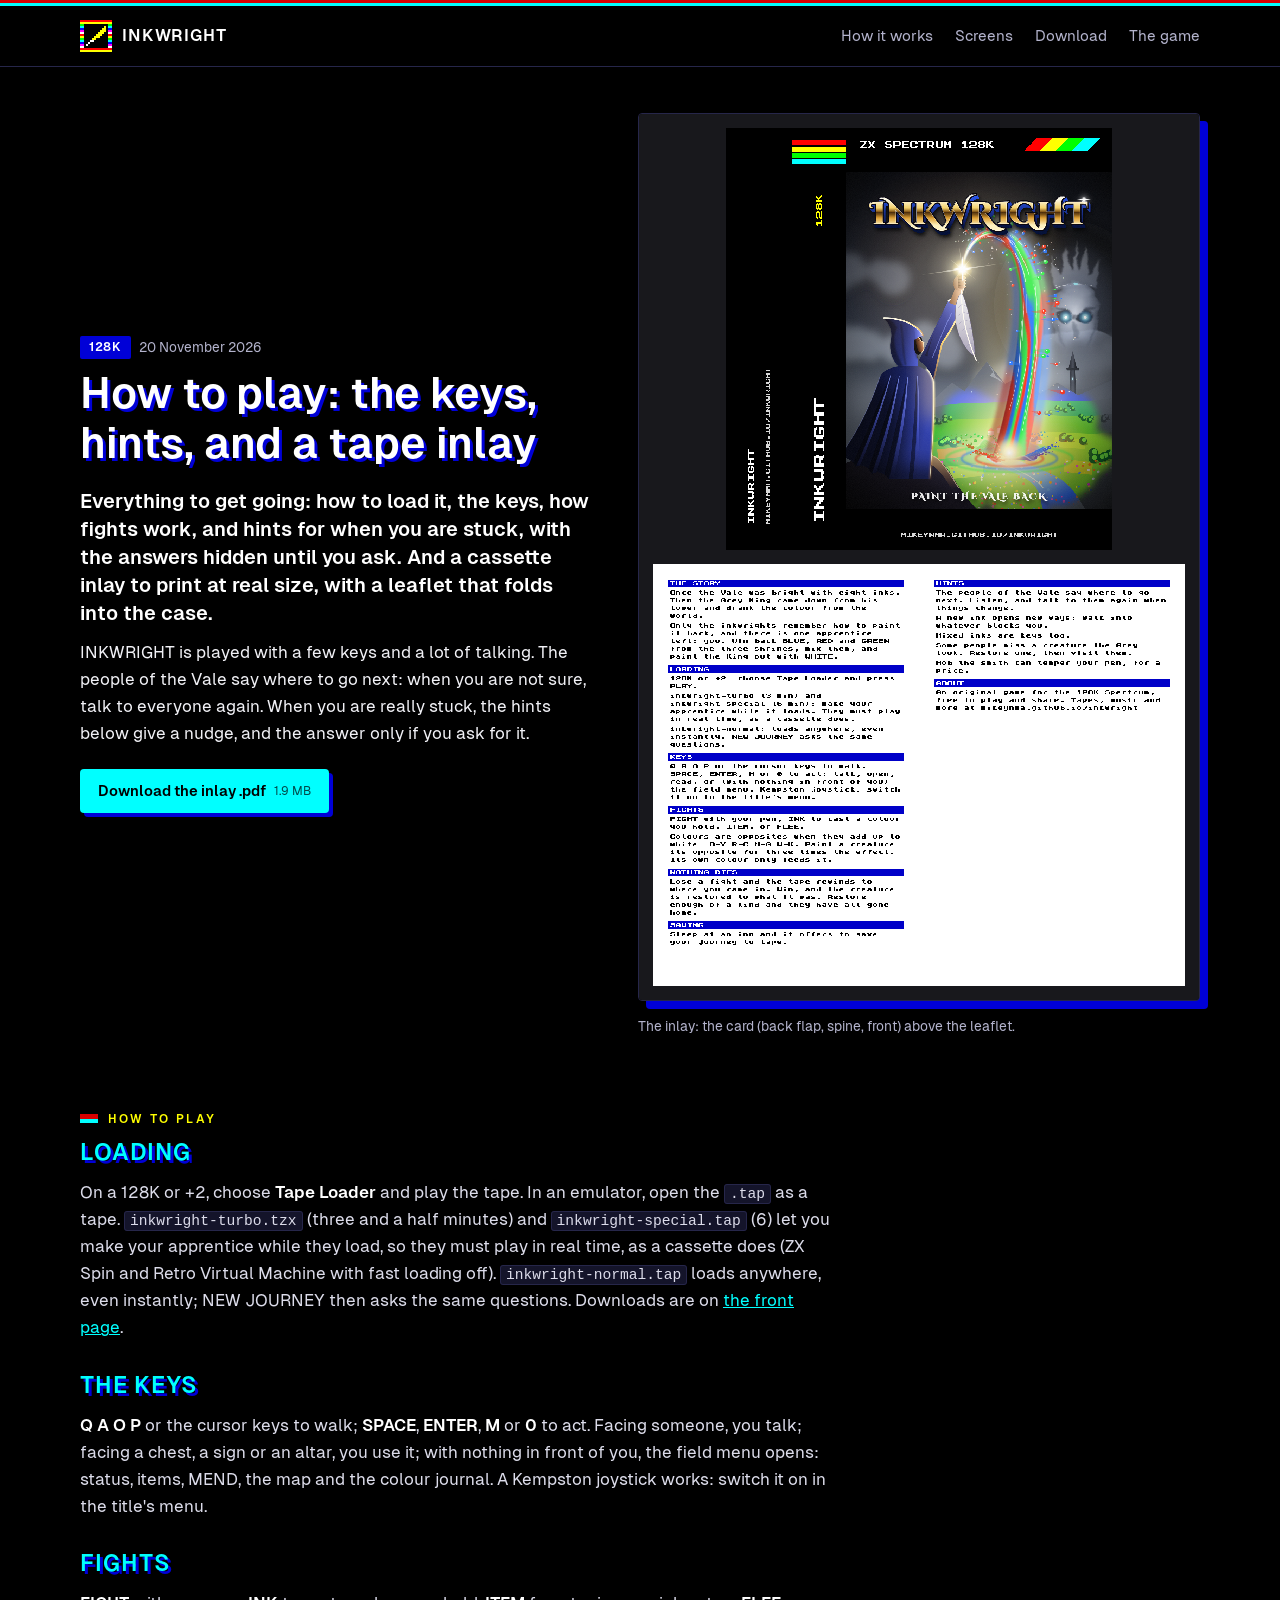
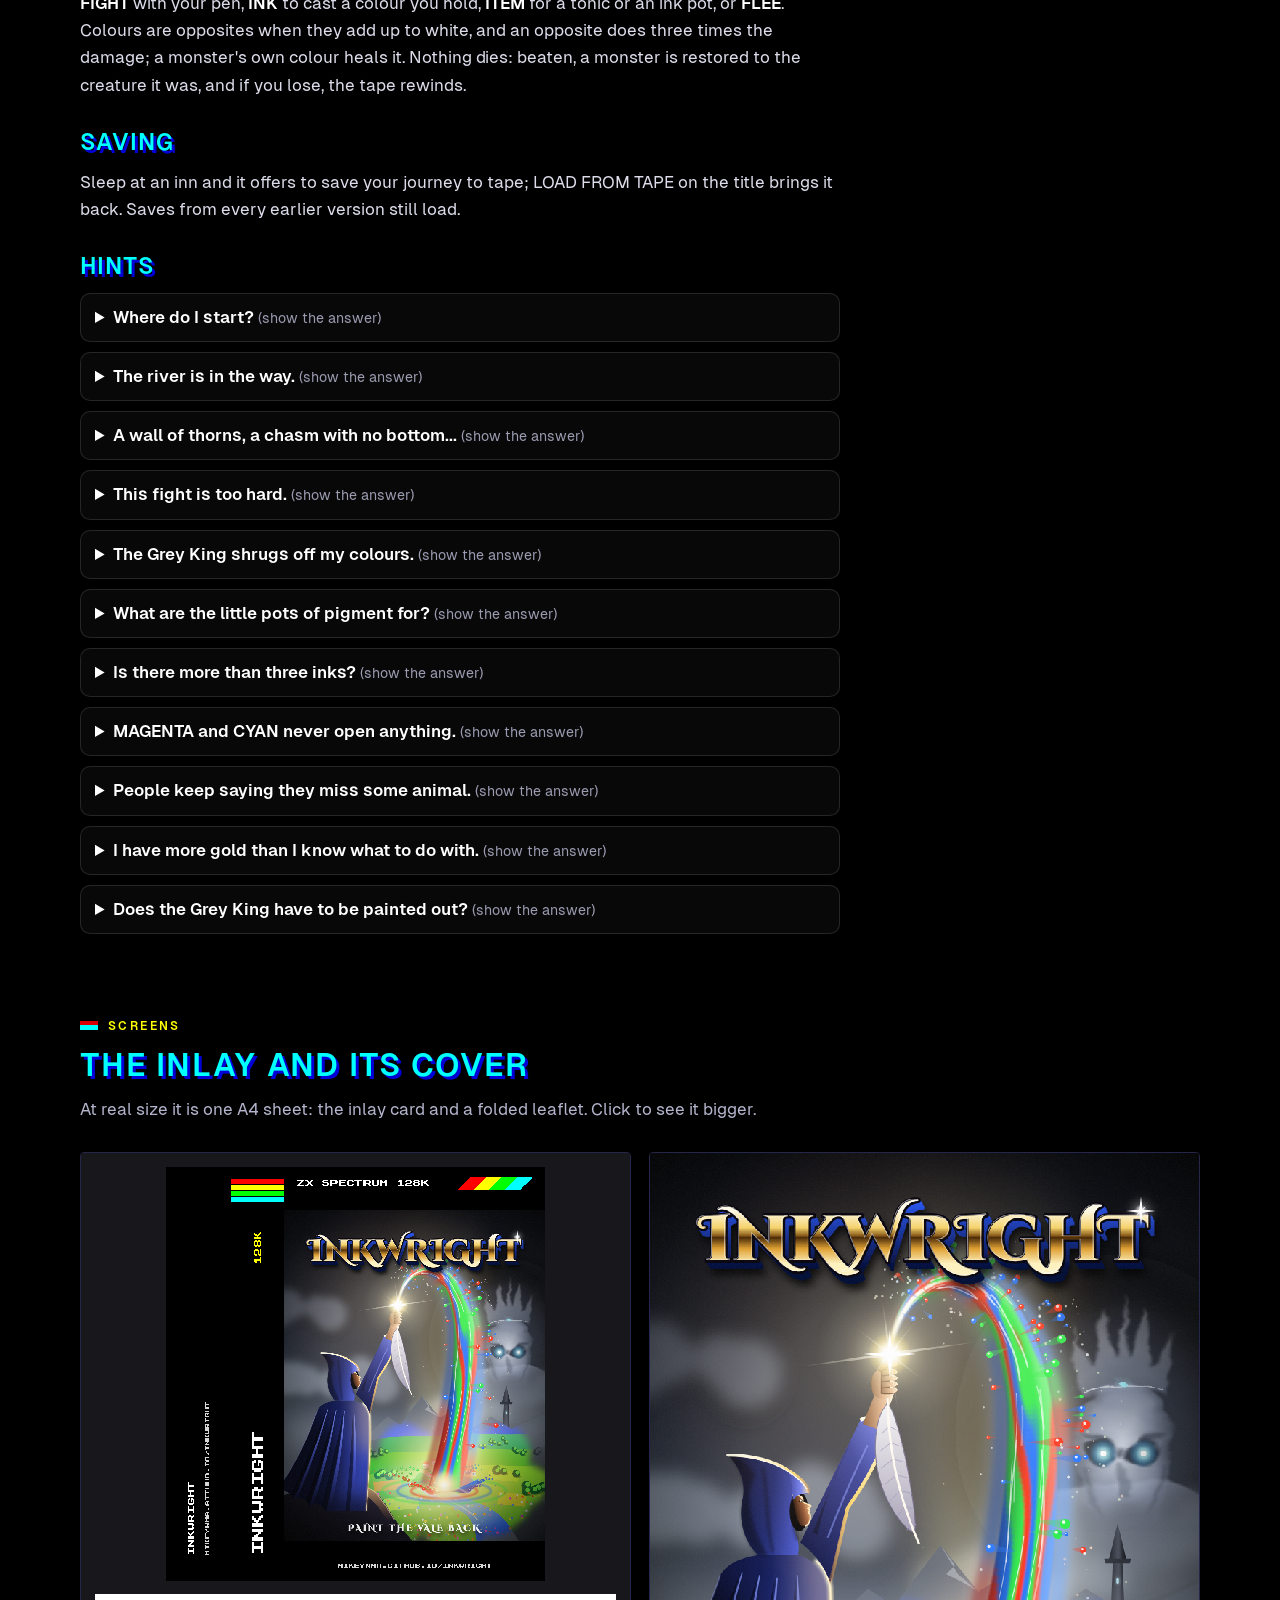
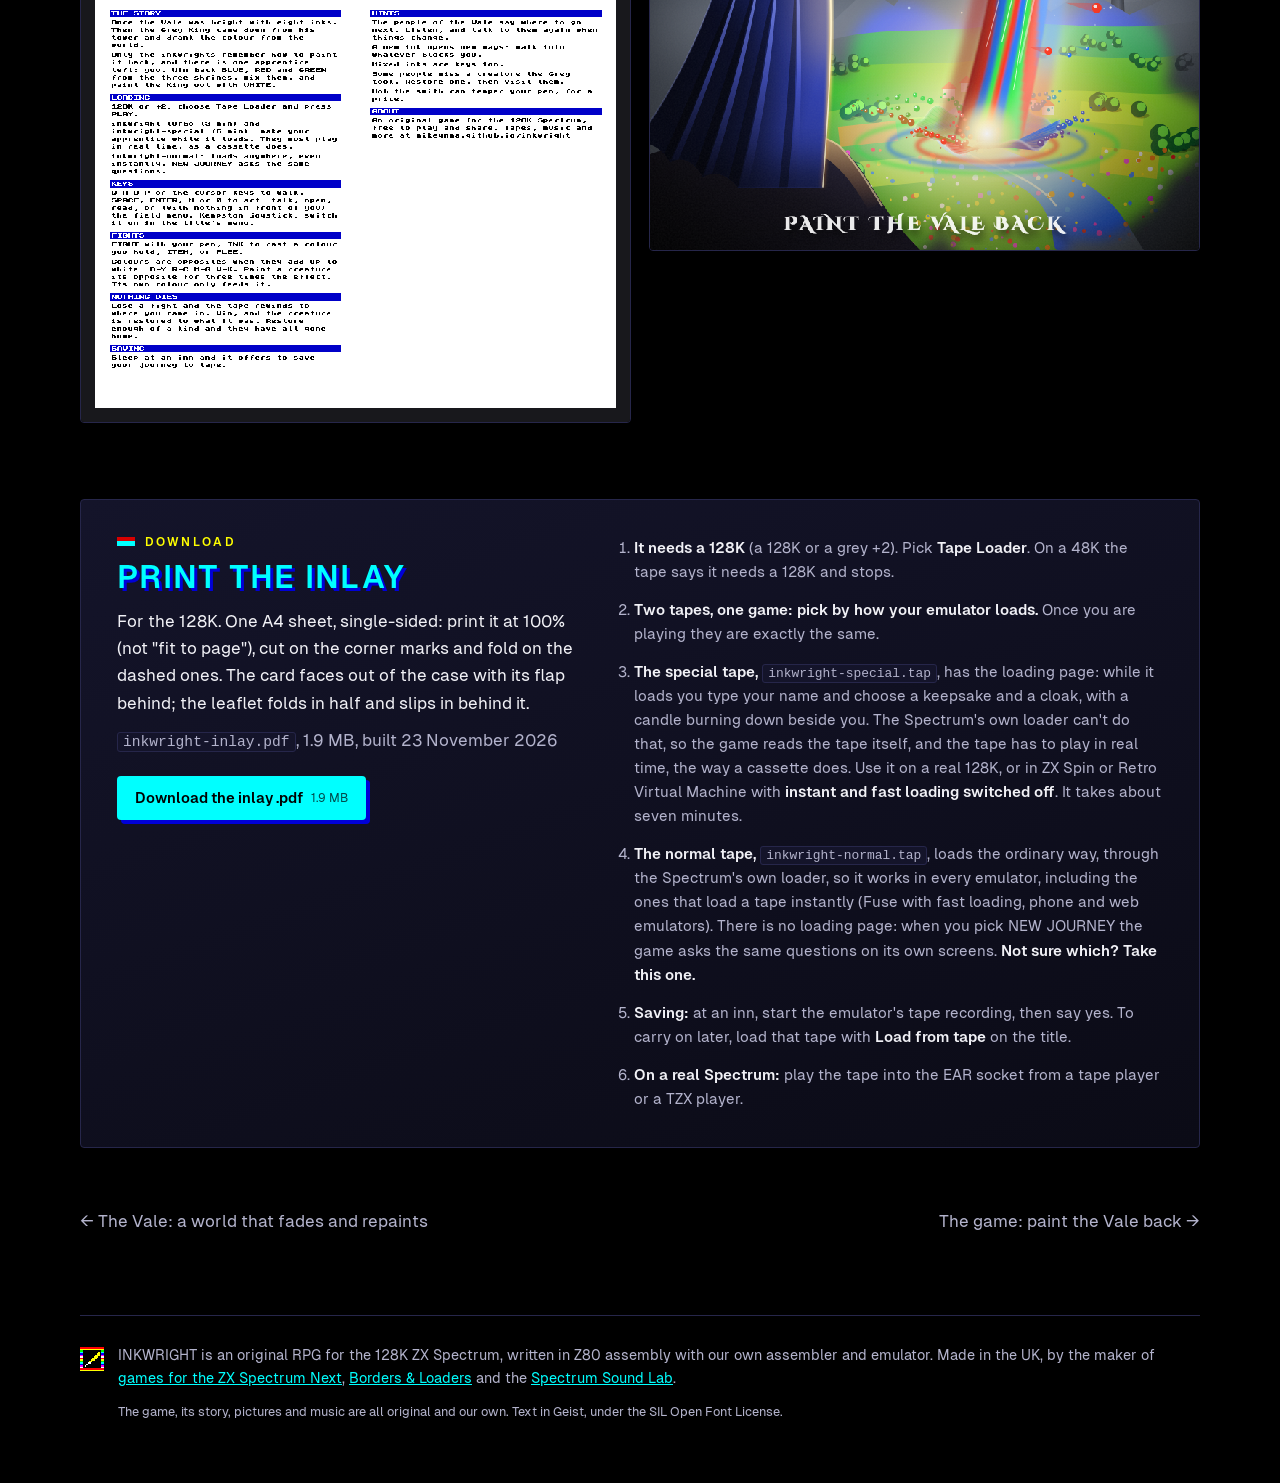
<file: demos/how-to-play/index.html>
<!doctype html>
<html lang="en-GB">
<head>
<meta charset="utf-8">
<meta name="viewport" content="width=device-width,initial-scale=1">
<title>How to play: the keys, hints, and a tape inlay - INKWRIGHT</title>
<meta name="description" content="Everything to get going: how to load it, the keys, how fights work, and hints for when you are stuck, with the answers hidden until you ask. And a cassette inlay to print at real size, with a leaflet that folds into the case.">
<meta property="og:title" content="How to play: the keys, hints, and a tape inlay - INKWRIGHT">
<meta property="og:description" content="Everything to get going: how to load it, the keys, how fights work, and hints for when you are stuck, with the answers hidden until you ask. And a cassette inlay to print at real size, with a leaflet that folds into the case.">
<meta property="og:type" content="website">
<meta property="og:url" content="https://mikeynma.github.io/inkwright/demos/how-to-play/">
<meta property="og:image" content="https://mikeynma.github.io/inkwright/shots/how-to-play/inlay.png">
<meta property="og:image:type" content="image/png">
<meta property="og:image:width" content="1592">
<meta property="og:image:height" content="2520">
<meta property="og:image:alt" content="A cassette inlay: a black card with ZX SPECTRUM 128K and rainbow stripes, the INKWRIGHT logo and the loading screen of a prism splitting light; a narrow spine with INKWRIGHT on its side; below it a white leaflet of instructions in the Spectrum font with blue headings">
<link rel="canonical" href="https://mikeynma.github.io/inkwright/demos/how-to-play/">
<meta name="twitter:card" content="summary_large_image">
<meta name="twitter:image" content="https://mikeynma.github.io/inkwright/shots/how-to-play/inlay.png">
<meta name="theme-color" content="#000000">
<link rel="icon" href="../../favicon-32.png" type="image/png">
<link rel="apple-touch-icon" href="../../apple-touch-icon.png">
<link rel="preload" href="../../fonts/geist-400.woff2" as="font" type="font/woff2" crossorigin>
<link rel="stylesheet" href="../../site.css">
</head>
<body>
<div class="tape" aria-hidden="true"></div>
<header class="top">
  <div class="wrap">
    <a class="brand" href="../../" aria-label="INKWRIGHT, the front page"><img src="../../icon.png" width="32" height="32" alt=""><span>INKWRIGHT</span></a>
    <nav aria-label="Sections"><a href="#how">How it works</a><a href="#screens">Screens</a><a href="#download">Download</a><a href="../../#demos">The game</a></nav>
  </div>
</header>

<main>
<section class="hero wrap">
  <div class="hero-text">
    <p class="badges"><span class="badge m128K">128K</span><span class="date">20 November 2026</span></p>
    <h1 class="title">How to play: the keys, hints, and a tape inlay</h1>
    <p class="lead">Everything to get going: how to load it, the keys, how fights work, and hints for when you are stuck, with the answers hidden until you ask. And a cassette inlay to print at real size, with a leaflet that folds into the case.</p>
    <p>INKWRIGHT is played with a few keys and a lot of talking. The people of the Vale say where to go next: when you are not sure, talk to everyone again. When you are really stuck, the hints below give a nudge, and the answer only if you ask for it.</p>
    <div class="actions"><a class="btn" href="../../files/inkwright-inlay.pdf" download>Download the inlay .pdf <small>1.9 MB</small></a></div>
  </div>
  <figure class="hero-shot">
    <a class="shot" href="../../shots/how-to-play/inlay.png" data-caption="The inlay: the card (back flap, spine, front) above the leaflet."><img src="../../shots/how-to-play/inlay.png" width="1592" height="2520" alt="A cassette inlay: a black card with ZX SPECTRUM 128K and rainbow stripes, the INKWRIGHT logo and the loading screen of a prism splitting light; a narrow spine with INKWRIGHT on its side; below it a white leaflet of instructions in the Spectrum font with blue headings"></a>
    <figcaption>The inlay: the card (back flap, spine, front) above the leaflet.</figcaption>
  </figure>
</section>

<section id="how" class="wrap">
  <p class="eyebrow">How to play</p>
  <div class="tech">
    <div class="tech-text">
      <h2>Loading</h2>
      <p>On a 128K or +2, choose <b>Tape Loader</b> and play the tape. In an emulator, open the <code>.tap</code> as a tape. <code>inkwright-turbo.tzx</code> (three and a half minutes) and <code>inkwright-special.tap</code> (6) let you make your apprentice while they load, so they must play in real time, as a cassette does (ZX Spin and Retro Virtual Machine with fast loading off). <code>inkwright-normal.tap</code> loads anywhere, even instantly; NEW JOURNEY then asks the same questions. Downloads are on <a href="../../">the front page</a>.</p>
      <h2>The keys</h2>
      <p><b>Q A O P</b> or the cursor keys to walk; <b>SPACE</b>, <b>ENTER</b>, <b>M</b> or <b>0</b> to act. Facing someone, you talk; facing a chest, a sign or an altar, you use it; with nothing in front of you, the field menu opens: status, items, MEND, the map and the colour journal. A Kempston joystick works: switch it on in the title's menu.</p>
      <h2>Fights</h2>
      <p><b>FIGHT</b> with your pen, <b>INK</b> to cast a colour you hold, <b>ITEM</b> for a tonic or an ink pot, or <b>FLEE</b>. Colours are opposites when they add up to white, and an opposite does three times the damage; a monster's own colour heals it. Nothing dies: beaten, a monster is restored to the creature it was, and if you lose, the tape rewinds.</p>
      <h2>Saving</h2>
      <p>Sleep at an inn and it offers to save your journey to tape; LOAD FROM TAPE on the title brings it back. Saves from every earlier version still load.</p>
      <h2>Hints</h2>
      <details class="hint"><summary>Where do I start? <small>(show the answer)</small></summary><p>The Tide Shrine, on the island in the Tide Mere, east of Inkwell: it needs no ink at all. Fight a few things in the Meadows on the way, so you go in at level 2 or 3.</p></details>
<details class="hint"><summary>The river is in the way. <small>(show the answer)</small></summary><p>Win BLUE at the Tide Shrine, then walk into the shallow ford south of the Meadows. It freezes, and the south opens up.</p></details>
<details class="hint"><summary>A wall of thorns, a chasm with no bottom... <small>(show the answer)</small></summary><p>Every ink is a key. RED burns thorns (there is a hedge north of Inkwell), GREEN grows vines over a chasm (the Rift). Walk into the thing that blocks you once you hold its ink.</p></details>
<details class="hint"><summary>This fight is too hard. <small>(show the answer)</small></summary><p>Paint the monster its opposite: the legend under every fight shows the pairs (B-Y, R-C, M-G, W-K), three times the damage. Its own colour heals it. Keep INK POTs and TONICs for guardians, and once you have GREEN, MEND. And losing costs only time: the tape rewinds to where you came in.</p></details>
<details class="hint"><summary>The Grey King shrugs off my colours. <small>(show the answer)</small></summary><p>He is black: everything but WHITE does him half. WHITE costs a lot of ink, so bring every INK POT you can carry. Wick, on the floor below the throne, has a bed and sells more.</p></details>
<details class="hint"><summary>What are the little pots of pigment for? <small>(show the answer)</small></summary><p>Take them to Orla in Inkwell. Each one lets your quill hold more ink, and when all eight are home she has something special for you. She will tell you where to look for the ones still missing.</p></details>
<details class="hint"><summary>Is there more than three inks? <small>(show the answer)</small></summary><p>The end counts four. Talk to Bram in the Deep Thornwood, and to Nell in Emberford, about the brightest colour of all. In the Grey Peaks there is a cave only YELLOW light can open.</p></details>
<details class="hint"><summary>MAGENTA and CYAN never open anything. <small>(show the answer)</small></summary><p>They do: look where the South Fields' path runs out into the trees, and up in the cliffs above the Tide Mere. Wren and Lark both have something to say about them.</p></details>
<details class="hint"><summary>People keep saying they miss some animal. <small>(show the answer)</small></summary><p>Every monster was a creature of the Vale once. Restore one of the kind they miss, anywhere, then go back and talk to them.</p></details>
<details class="hint"><summary>I have more gold than I know what to do with. <small>(show the answer)</small></summary><p>Hob the smith in Emberford tempers your pen, a little harder each time, if you have the gold.</p></details>
<details class="hint"><summary>Does the Grey King have to be painted out? <small>(show the answer)</small></summary><p>Not if you bring him what he lost. Read the last page on the desk in the Drowned Library, and listen to what Orla says once all eight pigments are home.</p></details>

    </div>

  </div>
</section>

<section id="screens" class="wrap">
  <p class="eyebrow">Screens</p>
  <h2>The inlay and its cover</h2>
  <p class="sub">At real size it is one A4 sheet: the inlay card and a folded leaflet. Click to see it bigger.</p>
  <div class="gallery">
    <a class="shot" href="../../shots/how-to-play/inlay.png" data-caption="The inlay: the card (back flap, spine, front) above the leaflet."><img src="../../shots/how-to-play/inlay.png" width="1592" height="2520" loading="lazy" alt="A cassette inlay: a black card with ZX SPECTRUM 128K and rainbow stripes, the INKWRIGHT logo and the loading screen of a prism splitting light; a narrow spine with INKWRIGHT on its side; below it a white leaflet of instructions in the Spectrum font with blue headings"></a>
    <a class="shot" href="../../shots/how-to-play/cover.png" data-caption="The cover painting, as the covers of the time were: the game as it plays in the imagination."><img src="../../shots/how-to-play/cover.png" width="756" height="960" loading="lazy" alt="The INKWRIGHT cover painting: the apprentice in a blue cloak raising a quill on a crag, a stream of blue, red and green ink pouring from its blazing nib into a grey valley that bursts into colour where it lands, the pale ghostly Grey King looming in the storm behind his tower, the title in gold"></a>
  </div>
</section>

<section id="download" class="wrap">
  <div class="card download">
    <div>
      <p class="eyebrow">Download</p>
      <h2>Print the inlay</h2>
      <p>For the 128K. One A4 sheet, single-sided: print it at 100% (not "fit to page"), cut on the corner marks and fold on the dashed ones. The card faces out of the case with its flap behind; the leaflet folds in half and slips in behind it.</p>
      <p class="meta"><code>inkwright-inlay.pdf</code>, 1.9 MB, built 23 November 2026</p>
      <div class="actions"><a class="btn" href="../../files/inkwright-inlay.pdf" download>Download the inlay .pdf <small>1.9 MB</small></a></div>
    </div>
    <ol class="steps">
      <li><b>It needs a 128K</b> (a 128K or a grey +2). Pick <b>Tape Loader</b>. On a 48K the tape says it needs a 128K and stops.</li>
      <li><b>Two tapes, one game: pick by how your emulator loads.</b> Once you are playing they are exactly the same.</li>
      <li><b>The special tape,</b> <code>inkwright-special.tap</code>, has the loading page: while it loads you type your name and choose a keepsake and a cloak, with a candle burning down beside you. The Spectrum's own loader can't do that, so the game reads the tape itself, and the tape has to play in real time, the way a cassette does. Use it on a real 128K, or in ZX Spin or Retro Virtual Machine with <b>instant and fast loading switched off</b>. It takes about seven minutes.</li>
      <li><b>The normal tape,</b> <code>inkwright-normal.tap</code>, loads the ordinary way, through the Spectrum's own loader, so it works in every emulator, including the ones that load a tape instantly (Fuse with fast loading, phone and web emulators). There is no loading page: when you pick NEW JOURNEY the game asks the same questions on its own screens. <b>Not sure which? Take this one.</b></li>
      <li><b>Saving:</b> at an inn, start the emulator's tape recording, then say yes. To carry on later, load that tape with <b>Load from tape</b> on the title.</li>
      <li><b>On a real Spectrum:</b> play the tape into the EAR socket from a tape player or a TZX player.</li>
    </ol>
  </div>
</section>

<nav class="wrap pager" aria-label="Other demos">
  <a href="../the-vale/">&larr; The Vale: a world that fades and repaints</a>
  <a href="../the-game/">The game: paint the Vale back &rarr;</a>
</nav>
</main>

<footer class="wrap foot">
  <img src="../../icon.png" width="24" height="24" alt="">
  <div>
    <p>INKWRIGHT is an original RPG for the 128K ZX Spectrum, written in Z80 assembly with our own assembler and emulator. Made in the UK, by the maker of <a href="https://mikeynma.github.io/">games for the ZX Spectrum Next</a>, <a href="https://mikeynma.github.io/borders-and-loaders/">Borders &amp; Loaders</a> and the <a href="https://mikeynma.github.io/spectrum-sound-lab/">Spectrum Sound Lab</a>.</p>
    <p class="small">The game, its story, pictures and music are all original and our own. Text in Geist, under the SIL Open Font License.</p>
  </div>
</footer>
<dialog class="lightbox" aria-label="Screenshot">
  <figure><div class="lb-view"><img alt=""></div><figcaption></figcaption></figure>
  <div class="lb-zoom" role="group" aria-label="Zoom">
    <button type="button" class="lb-out" aria-label="Zoom out">&minus;</button>
    <button type="button" class="lb-fit" aria-label="Fit it to the screen">Fit</button>
    <button type="button" class="lb-in" aria-label="Zoom in">+</button>
  </div>
  <button class="lb-btn lb-prev" type="button" aria-label="Previous picture">&lsaquo;</button>
  <button class="lb-btn lb-next" type="button" aria-label="Next picture">&rsaquo;</button>
  <button class="lb-btn lb-close" type="button" autofocus aria-label="Close">&times;</button>
</dialog>
<script src="../../site.js"></script>
</body>
</html>
</file>
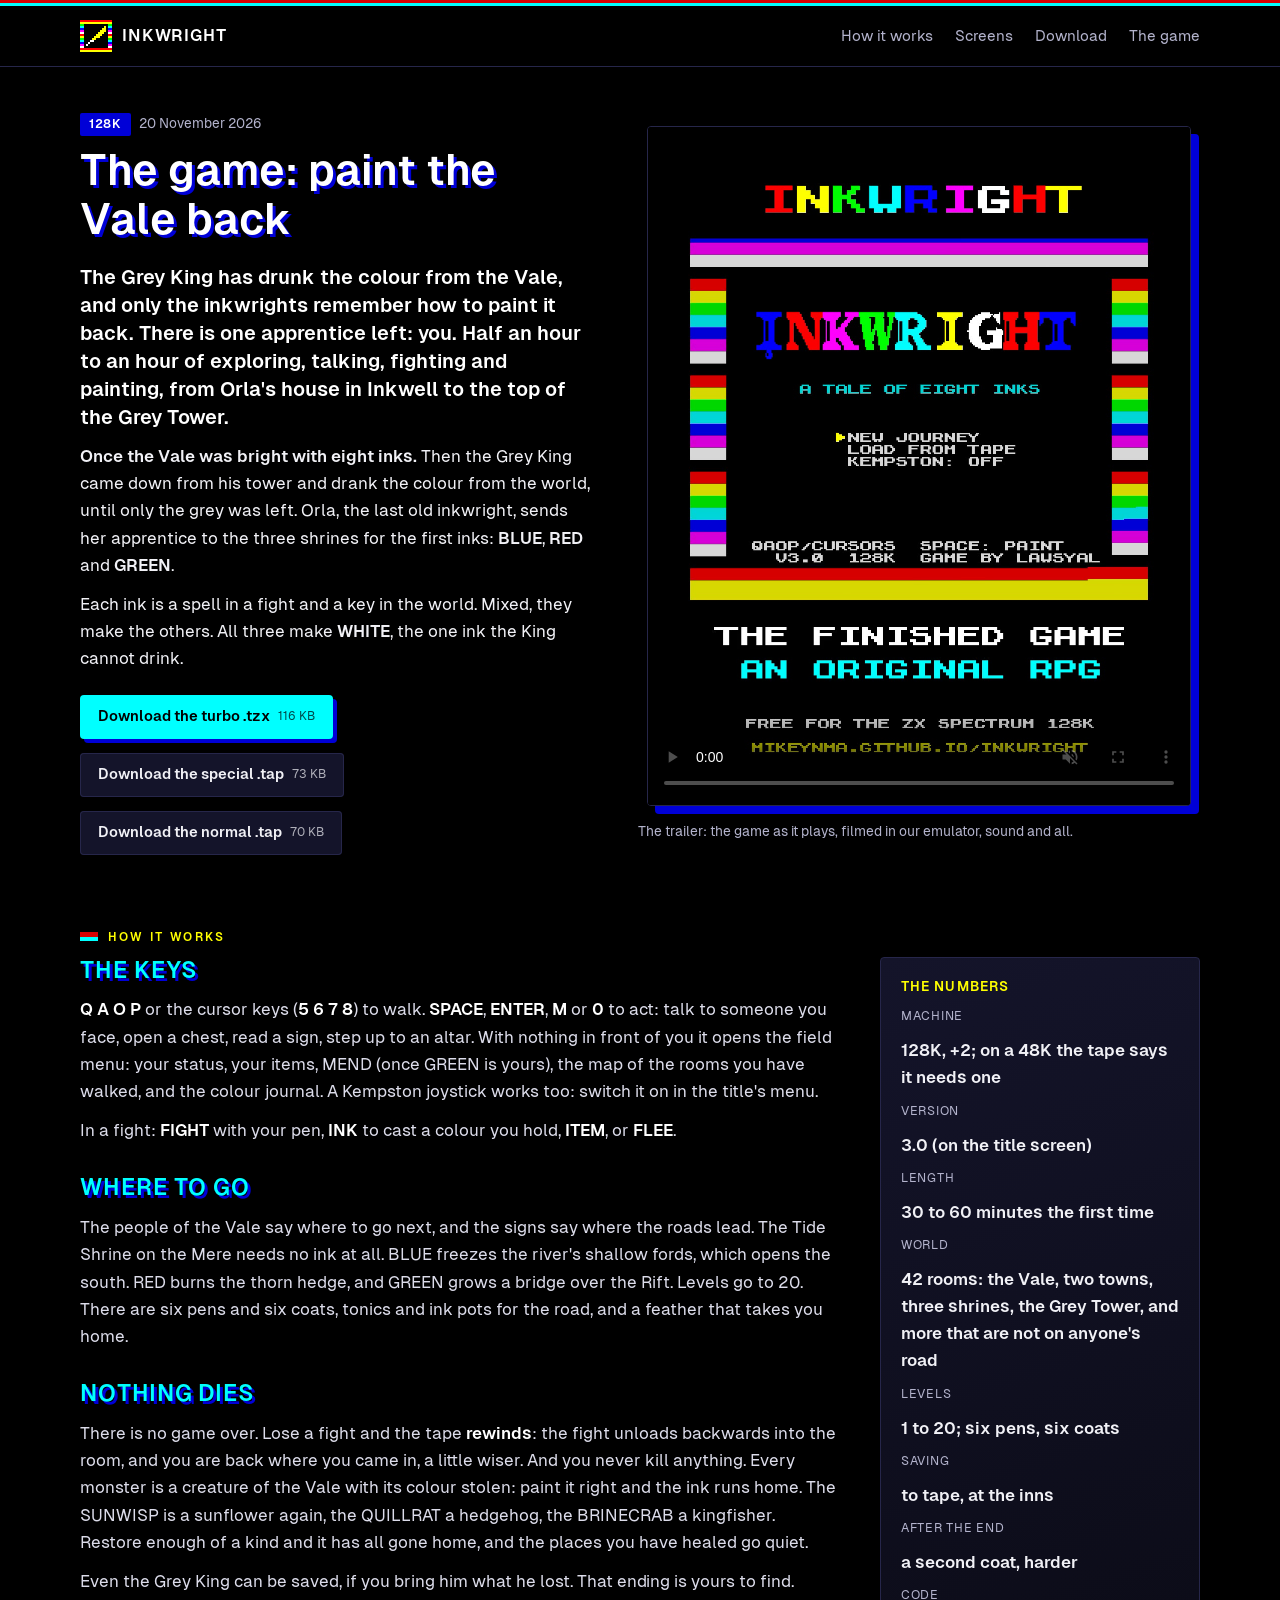
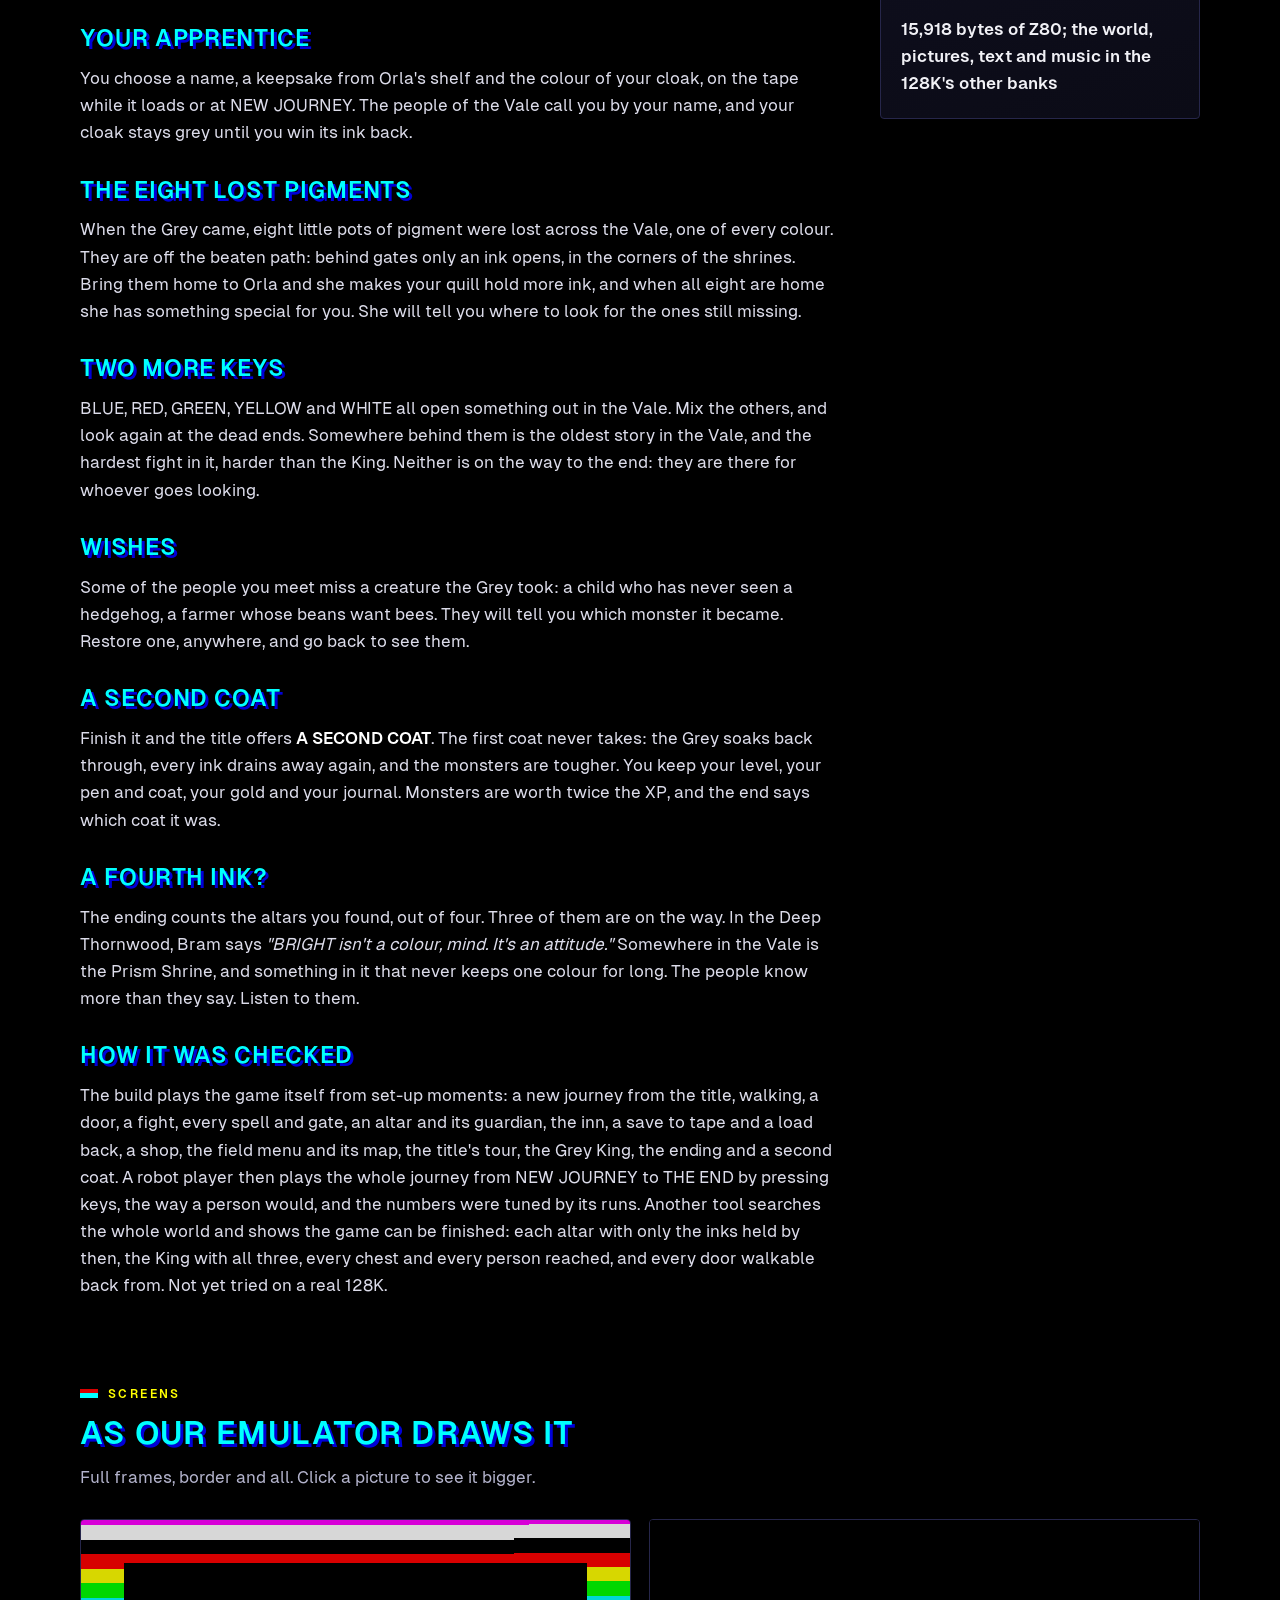
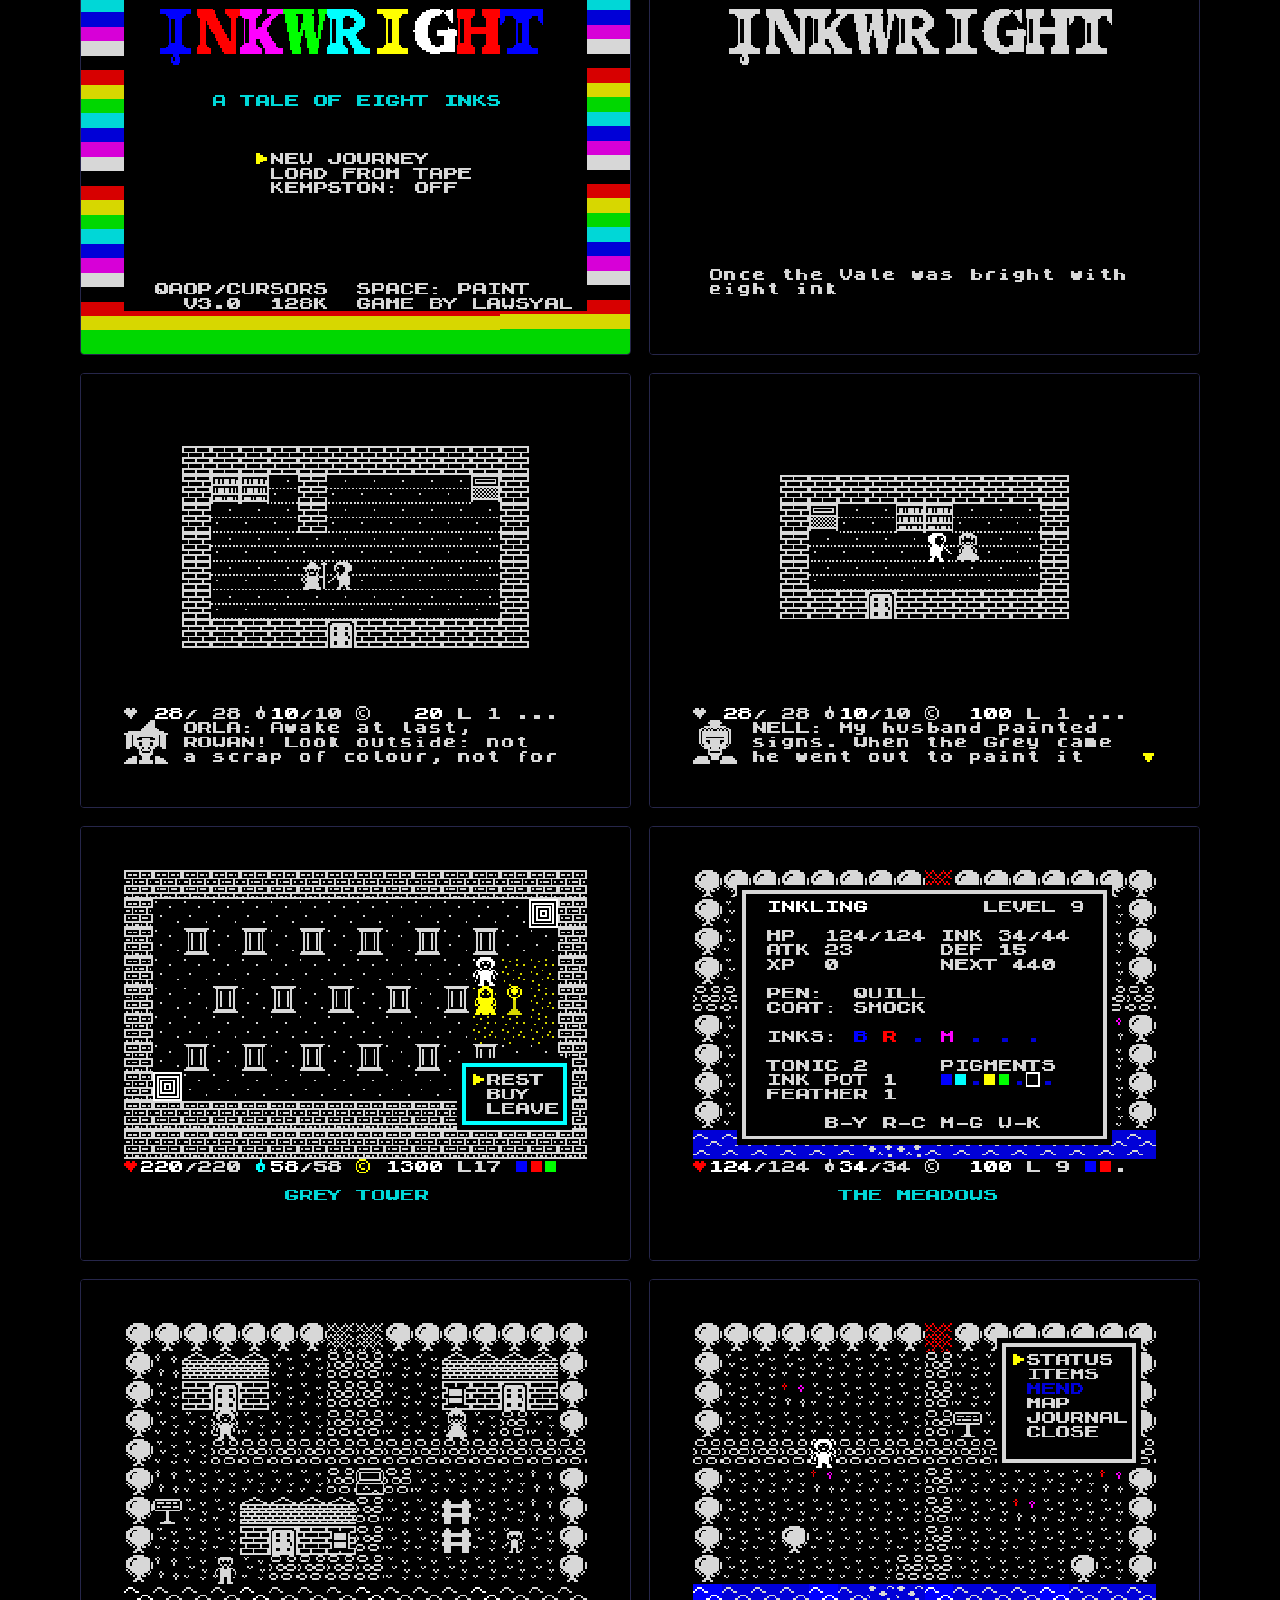
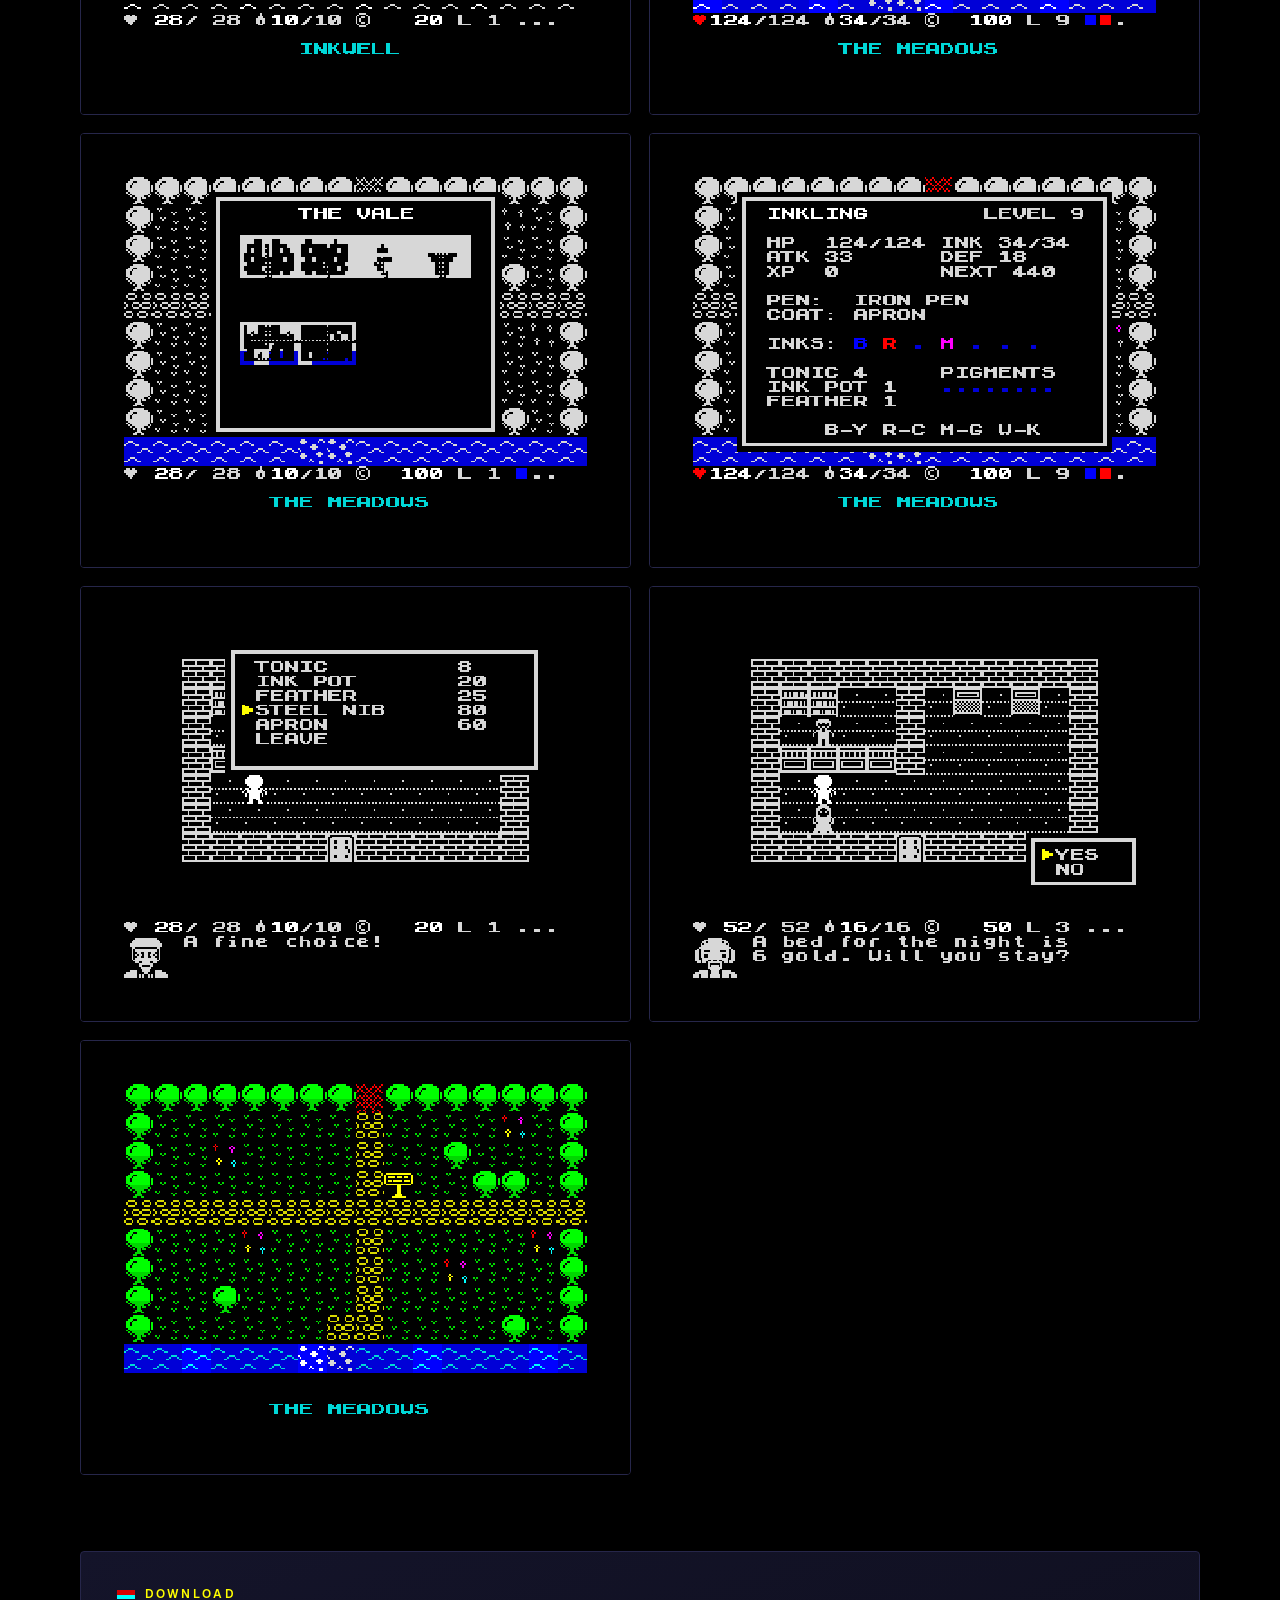
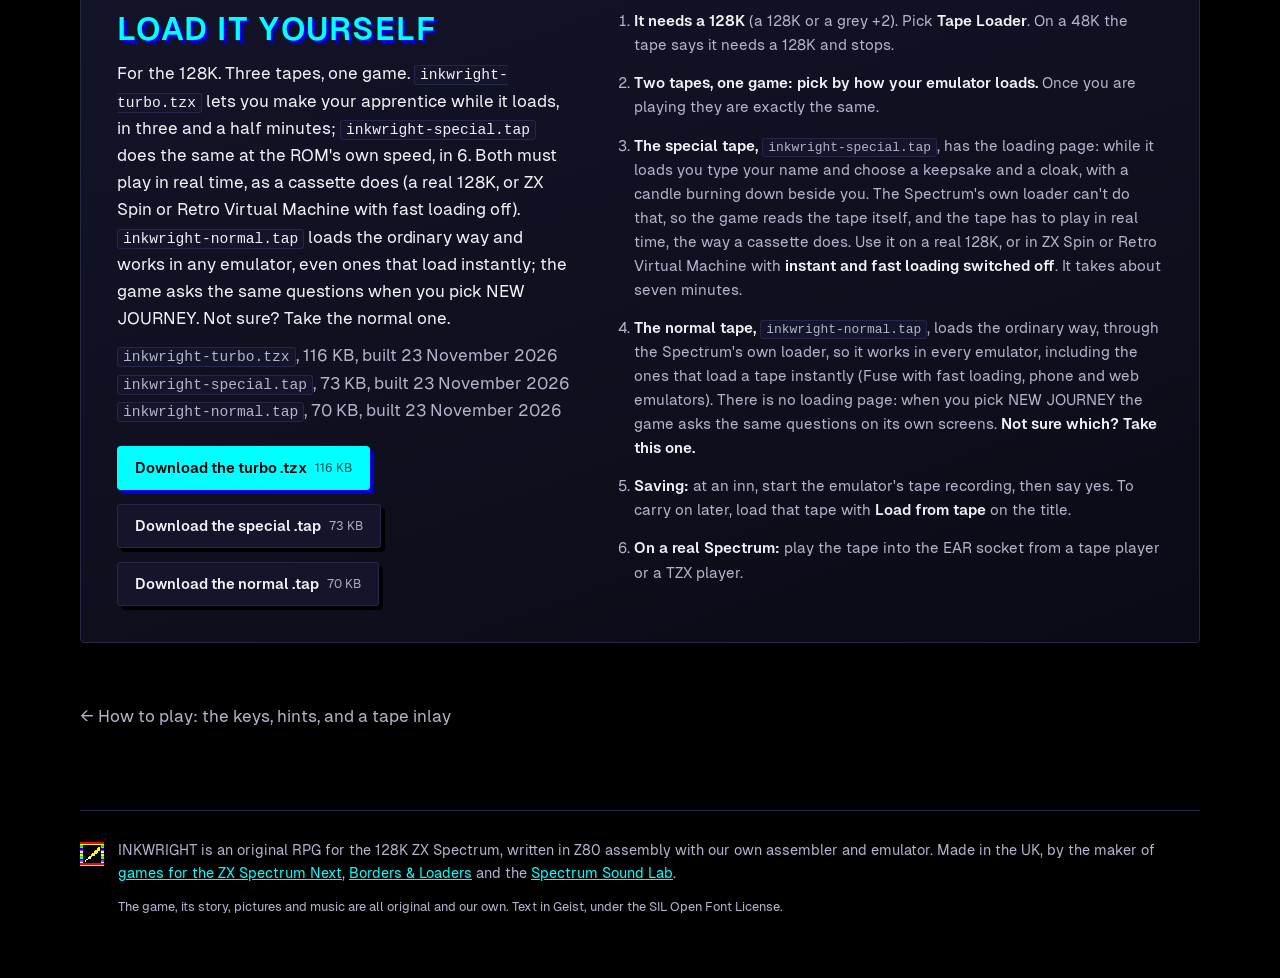
<file: demos/the-game/index.html>
<!doctype html>
<html lang="en-GB">
<head>
<meta charset="utf-8">
<meta name="viewport" content="width=device-width,initial-scale=1">
<title>The game: paint the Vale back - INKWRIGHT</title>
<meta name="description" content="The Grey King has drunk the colour from the Vale, and only the inkwrights remember how to paint it back. There is one apprentice left: you. Half an hour to an hour of exploring, talking, fighting and painting, from Orla's house in Inkwell to the top of the Grey Tower.">
<meta property="og:title" content="The game: paint the Vale back - INKWRIGHT">
<meta property="og:description" content="The Grey King has drunk the colour from the Vale, and only the inkwrights remember how to paint it back. There is one apprentice left: you. Half an hour to an hour of exploring, talking, fighting and painting, from Orla's house in Inkwell to the top of the Grey Tower.">
<meta property="og:type" content="website">
<meta property="og:url" content="https://mikeynma.github.io/inkwright/demos/the-game/">
<meta property="og:image" content="https://mikeynma.github.io/inkwright/shots/the-game/title.png">
<meta property="og:image:type" content="image/png">
<meta property="og:image:width" content="608">
<meta property="og:image:height" content="480">
<meta property="og:image:alt" content="The INKWRIGHT title screen: the name in many colours, A TALE OF EIGHT INKS, a menu, and rainbow bars in the border">
<link rel="canonical" href="https://mikeynma.github.io/inkwright/demos/the-game/">
<meta name="twitter:card" content="summary_large_image">
<meta name="twitter:image" content="https://mikeynma.github.io/inkwright/shots/the-game/title.png">
<meta name="theme-color" content="#000000">
<link rel="icon" href="../../favicon-32.png" type="image/png">
<link rel="apple-touch-icon" href="../../apple-touch-icon.png">
<link rel="preload" href="../../fonts/geist-400.woff2" as="font" type="font/woff2" crossorigin>
<link rel="stylesheet" href="../../site.css">
</head>
<body>
<div class="tape" aria-hidden="true"></div>
<header class="top">
  <div class="wrap">
    <a class="brand" href="../../" aria-label="INKWRIGHT, the front page"><img src="../../icon.png" width="32" height="32" alt=""><span>INKWRIGHT</span></a>
    <nav aria-label="Sections"><a href="#how">How it works</a><a href="#screens">Screens</a><a href="#download">Download</a><a href="../../#demos">The game</a></nav>
  </div>
</header>

<main>
<section class="hero wrap">
  <div class="hero-text">
    <p class="badges"><span class="badge m128K">128K</span><span class="date">20 November 2026</span></p>
    <h1 class="title">The game: paint the Vale back</h1>
    <p class="lead">The Grey King has drunk the colour from the Vale, and only the inkwrights remember how to paint it back. There is one apprentice left: you. Half an hour to an hour of exploring, talking, fighting and painting, from Orla's house in Inkwell to the top of the Grey Tower.</p>
    <p><b>Once the Vale was bright with eight inks.</b> Then the Grey King came down from his tower and drank the colour from the world, until only the grey was left. Orla, the last old inkwright, sends her apprentice to the three shrines for the first inks: <b>BLUE</b>, <b>RED</b> and <b>GREEN</b>.</p>
<p>Each ink is a spell in a fight and a key in the world. Mixed, they make the others. All three make <b>WHITE</b>, the one ink the King cannot drink.</p>
    <div class="actions"><a class="btn" href="../../files/inkwright-turbo.tzx" download>Download the turbo .tzx <small>116 KB</small></a><a class="btn btn-ghost" href="../../files/inkwright-special.tap" download>Download the special .tap <small>73 KB</small></a><a class="btn btn-ghost" href="../../files/inkwright-normal.tap" download>Download the normal .tap <small>70 KB</small></a></div>
  </div>
  <figure class="hero-shot">
    <video src="../../videos/the-game.mp4" poster="../../videos/the-game.jpg" width="1080" height="1350" muted loop playsinline controls preload="metadata" aria-label="The game: paint the Vale back: The trailer: the game as it plays, filmed in our emulator, sound and all"></video>
    <figcaption>The trailer: the game as it plays, filmed in our emulator, sound and all.</figcaption>
  </figure>
</section>

<section id="how" class="wrap">
  <p class="eyebrow">How it works</p>
  <div class="tech">
    <div class="tech-text">
      <h2>The keys</h2>
      <p><b>Q A O P</b> or the cursor keys (<b>5 6 7 8</b>) to walk. <b>SPACE</b>, <b>ENTER</b>, <b>M</b> or <b>0</b> to act: talk to someone you face, open a chest, read a sign, step up to an altar. With nothing in front of you it opens the field menu: your status, your items, MEND (once GREEN is yours), the map of the rooms you have walked, and the colour journal. A Kempston joystick works too: switch it on in the title's menu.</p>
<p>In a fight: <b>FIGHT</b> with your pen, <b>INK</b> to cast a colour you hold, <b>ITEM</b>, or <b>FLEE</b>.</p>
      <h2>Where to go</h2>
      <p>The people of the Vale say where to go next, and the signs say where the roads lead. The Tide Shrine on the Mere needs no ink at all. BLUE freezes the river's shallow fords, which opens the south. RED burns the thorn hedge, and GREEN grows a bridge over the Rift. Levels go to 20. There are six pens and six coats, tonics and ink pots for the road, and a feather that takes you home.</p>
</p>
      <h2>Nothing dies</h2>
      <p>There is no game over. Lose a fight and the tape <b>rewinds</b>: the fight unloads backwards into the room, and you are back where you came in, a little wiser. And you never kill anything. Every monster is a creature of the Vale with its colour stolen: paint it right and the ink runs home. The SUNWISP is a sunflower again, the QUILLRAT a hedgehog, the BRINECRAB a kingfisher. Restore enough of a kind and it has all gone home, and the places you have healed go quiet.</p>
<p>Even the Grey King can be saved, if you bring him what he lost. That ending is yours to find.</p>
      <h2>Your apprentice</h2>
      <p>You choose a name, a keepsake from Orla's shelf and the colour of your cloak, on the tape while it loads or at NEW JOURNEY. The people of the Vale call you by your name, and your cloak stays grey until you win its ink back.</p>
      <h2>The eight lost pigments</h2>
      <p>When the Grey came, eight little pots of pigment were lost across the Vale, one of every colour. They are off the beaten path: behind gates only an ink opens, in the corners of the shrines. Bring them home to Orla and she makes your quill hold more ink, and when all eight are home she has something special for you. She will tell you where to look for the ones still missing.</p>
      <h2>Two more keys</h2>
      <p>BLUE, RED, GREEN, YELLOW and WHITE all open something out in the Vale. Mix the others, and look again at the dead ends. Somewhere behind them is the oldest story in the Vale, and the hardest fight in it, harder than the King. Neither is on the way to the end: they are there for whoever goes looking.</p>
      <h2>Wishes</h2>
      <p>Some of the people you meet miss a creature the Grey took: a child who has never seen a hedgehog, a farmer whose beans want bees. They will tell you which monster it became. Restore one, anywhere, and go back to see them.</p>
      <h2>A second coat</h2>
      <p>Finish it and the title offers <b>A SECOND COAT</b>. The first coat never takes: the Grey soaks back through, every ink drains away again, and the monsters are tougher. You keep your level, your pen and coat, your gold and your journal. Monsters are worth twice the XP, and the end says which coat it was.</p>
      <h2>A fourth ink?</h2>
      <p>The ending counts the altars you found, out of four. Three of them are on the way. In the Deep Thornwood, Bram says <i>"BRIGHT isn't a colour, mind. It's an attitude."</i> Somewhere in the Vale is the Prism Shrine, and something in it that never keeps one colour for long. The people know more than they say. Listen to them.</p>
      <h2>How it was checked</h2>
      <p>The build plays the game itself from set-up moments: a new journey from the title, walking, a door, a fight, every spell and gate, an altar and its guardian, the inn, a save to tape and a load back, a shop, the field menu and its map, the title's tour, the Grey King, the ending and a second coat. A robot player then plays the whole journey from NEW JOURNEY to THE END by pressing keys, the way a person would, and the numbers were tuned by its runs. Another tool searches the whole world and shows the game can be finished: each altar with only the inks held by then, the King with all three, every chest and every person reached, and every door walkable back from. Not yet tried on a real 128K.</p>
    </div>
    <aside class="card numbers">
      <h3>The numbers</h3>
      <dl><dt>Machine</dt><dd>128K, +2; on a 48K the tape says it needs one</dd><dt>Version</dt><dd>3.0 (on the title screen)</dd><dt>Length</dt><dd>30 to 60 minutes the first time</dd><dt>World</dt><dd>42 rooms: the Vale, two towns, three shrines, the Grey Tower, and more that are not on anyone's road</dd><dt>Levels</dt><dd>1 to 20; six pens, six coats</dd><dt>Saving</dt><dd>to tape, at the inns</dd><dt>After the end</dt><dd>a second coat, harder</dd><dt>Code</dt><dd>15,918 bytes of Z80; the world, pictures, text and music in the 128K's other banks</dd></dl>
    </aside>
  </div>
</section>

<section id="screens" class="wrap">
  <p class="eyebrow">Screens</p>
  <h2>As our emulator draws it</h2>
  <p class="sub">Full frames, border and all. Click a picture to see it bigger.</p>
  <div class="gallery">
    <a class="shot" href="../../shots/the-game/title.png" data-caption="The title, with rainbow bars rolling down the border."><img src="../../shots/the-game/title.png" width="608" height="480" loading="lazy" alt="The INKWRIGHT title screen: the name in many colours, A TALE OF EIGHT INKS, a menu, and rainbow bars in the border"></a>
    <a class="shot" href="../../shots/the-game/intro.png" data-caption="Once the Vale was bright with eight inks..."><img src="../../shots/the-game/intro.png" width="608" height="480" loading="lazy" alt="A black screen with the INKWRIGHT logo in white and the first line of the story"></a>
    <a class="shot" href="../../shots/the-game/orla.png" data-caption="Orla, the last old inkwright, wakes her apprentice. Not a scrap of colour left outside."><img src="../../shots/the-game/orla.png" width="608" height="480" loading="lazy" alt="A grey room in Orla's house, the hero beside Orla, her words in the message lines below"></a>
    <a class="shot" href="../../shots/the-game/nell.png" data-caption="Everyone who speaks has a face, grey until their colours come home."><img src="../../shots/the-game/nell.png" width="608" height="480" loading="lazy" alt="A grey house; Nell's face at the left of the message lines beside her words about her husband"></a>
    <a class="shot" href="../../shots/the-game/wick.png" data-caption="Wick, the last lamplighter, keeps a bed and a shop below the throne."><img src="../../shots/the-game/wick.png" width="608" height="480" loading="lazy" alt="A grey tower floor of pillars, a yellow lamp and Wick in yellow beside the hero, a menu: REST, BUY, LEAVE"></a>
    <a class="shot" href="../../shots/the-game/pigments.png" data-caption="The status page: the inks you hold, and the lost pigments found so far."><img src="../../shots/the-game/pigments.png" width="608" height="480" loading="lazy" alt="A status page with HP, ATK, the pen and coat, coloured ink letters, and a row of coloured squares under PIGMENTS"></a>
    <a class="shot" href="../../shots/the-game/inkwell.png" data-caption="Inkwell, the first town, still grey."><img src="../../shots/the-game/inkwell.png" width="608" height="480" loading="lazy" alt="A grey village of trees, houses, a sign and a well"></a>
    <a class="shot" href="../../shots/the-game/field-menu.png" data-caption="Fire with nothing in front of you opens the field menu."><img src="../../shots/the-game/field-menu.png" width="608" height="480" loading="lazy" alt="A coloured meadow with a small menu: STATUS, ITEMS, MEND, MAP, JOURNAL, CLOSE"></a>
    <a class="shot" href="../../shots/the-game/map.png" data-caption="The map: only the rooms you have walked, in the colours the Vale has now. Where you stand flashes."><img src="../../shots/the-game/map.png" width="608" height="480" loading="lazy" alt="A box titled THE VALE with a small map of the top row of rooms and two rooms in the middle, in grey and blue"></a>
    <a class="shot" href="../../shots/the-game/status.png" data-caption="The apprentice's status: level, pen and coat, the inks held, and the opposites."><img src="../../shots/the-game/status.png" width="608" height="480" loading="lazy" alt="A status page: HP, ATK, DEF, XP, the pen and coat, coloured ink letters, tonics and potions"></a>
    <a class="shot" href="../../shots/the-game/shop.png" data-caption="A shop: tonics, ink pots, the feather home, new nibs and coats."><img src="../../shots/the-game/shop.png" width="608" height="480" loading="lazy" alt="A shop menu over a grey room: TONIC, INK POT, FEATHER, STEEL NIB, APRON, LEAVE, with prices"></a>
    <a class="shot" href="../../shots/the-game/inn.png" data-caption="An inn: a bed for the night, and a chance to save to tape."><img src="../../shots/the-game/inn.png" width="608" height="480" loading="lazy" alt="A grey inn, a YES / NO box and the innkeeper's price in the message lines"></a>
    <a class="shot" href="../../shots/the-game/tour.png" data-caption="Leave the title alone and it tours the Vale: each room grey, then painted in every ink."><img src="../../shots/the-game/tour.png" width="608" height="480" loading="lazy" alt="The Meadows in full colour: green trees and grass, a yellow path, a blue river"></a>
  </div>
</section>

<section id="download" class="wrap">
  <div class="card download">
    <div>
      <p class="eyebrow">Download</p>
      <h2>Load it yourself</h2>
      <p>For the 128K. Three tapes, one game. <code>inkwright-turbo.tzx</code> lets you make your apprentice while it loads, in three and a half minutes; <code>inkwright-special.tap</code> does the same at the ROM's own speed, in 6. Both must play in real time, as a cassette does (a real 128K, or ZX Spin or Retro Virtual Machine with fast loading off). <code>inkwright-normal.tap</code> loads the ordinary way and works in any emulator, even ones that load instantly; the game asks the same questions when you pick NEW JOURNEY. Not sure? Take the normal one.</p>
      <p class="meta"><code>inkwright-turbo.tzx</code>, 116 KB, built 23 November 2026<br><code>inkwright-special.tap</code>, 73 KB, built 23 November 2026<br><code>inkwright-normal.tap</code>, 70 KB, built 23 November 2026</p>
      <div class="actions"><a class="btn" href="../../files/inkwright-turbo.tzx" download>Download the turbo .tzx <small>116 KB</small></a><a class="btn btn-ghost" href="../../files/inkwright-special.tap" download>Download the special .tap <small>73 KB</small></a><a class="btn btn-ghost" href="../../files/inkwright-normal.tap" download>Download the normal .tap <small>70 KB</small></a></div>
    </div>
    <ol class="steps">
      <li><b>It needs a 128K</b> (a 128K or a grey +2). Pick <b>Tape Loader</b>. On a 48K the tape says it needs a 128K and stops.</li>
      <li><b>Two tapes, one game: pick by how your emulator loads.</b> Once you are playing they are exactly the same.</li>
      <li><b>The special tape,</b> <code>inkwright-special.tap</code>, has the loading page: while it loads you type your name and choose a keepsake and a cloak, with a candle burning down beside you. The Spectrum's own loader can't do that, so the game reads the tape itself, and the tape has to play in real time, the way a cassette does. Use it on a real 128K, or in ZX Spin or Retro Virtual Machine with <b>instant and fast loading switched off</b>. It takes about seven minutes.</li>
      <li><b>The normal tape,</b> <code>inkwright-normal.tap</code>, loads the ordinary way, through the Spectrum's own loader, so it works in every emulator, including the ones that load a tape instantly (Fuse with fast loading, phone and web emulators). There is no loading page: when you pick NEW JOURNEY the game asks the same questions on its own screens. <b>Not sure which? Take this one.</b></li>
      <li><b>Saving:</b> at an inn, start the emulator's tape recording, then say yes. To carry on later, load that tape with <b>Load from tape</b> on the title.</li>
      <li><b>On a real Spectrum:</b> play the tape into the EAR socket from a tape player or a TZX player.</li>
    </ol>
  </div>
</section>

<nav class="wrap pager" aria-label="Other demos">
  <a href="../how-to-play/">&larr; How to play: the keys, hints, and a tape inlay</a>
  <span></span>
</nav>
</main>

<footer class="wrap foot">
  <img src="../../icon.png" width="24" height="24" alt="">
  <div>
    <p>INKWRIGHT is an original RPG for the 128K ZX Spectrum, written in Z80 assembly with our own assembler and emulator. Made in the UK, by the maker of <a href="https://mikeynma.github.io/">games for the ZX Spectrum Next</a>, <a href="https://mikeynma.github.io/borders-and-loaders/">Borders &amp; Loaders</a> and the <a href="https://mikeynma.github.io/spectrum-sound-lab/">Spectrum Sound Lab</a>.</p>
    <p class="small">The game, its story, pictures and music are all original and our own. Text in Geist, under the SIL Open Font License.</p>
  </div>
</footer>
<dialog class="lightbox" aria-label="Screenshot">
  <figure><div class="lb-view"><img alt=""></div><figcaption></figcaption></figure>
  <div class="lb-zoom" role="group" aria-label="Zoom">
    <button type="button" class="lb-out" aria-label="Zoom out">&minus;</button>
    <button type="button" class="lb-fit" aria-label="Fit it to the screen">Fit</button>
    <button type="button" class="lb-in" aria-label="Zoom in">+</button>
  </div>
  <button class="lb-btn lb-prev" type="button" aria-label="Previous picture">&lsaquo;</button>
  <button class="lb-btn lb-next" type="button" aria-label="Next picture">&rsaquo;</button>
  <button class="lb-btn lb-close" type="button" autofocus aria-label="Close">&times;</button>
</dialog>
<script src="../../site.js"></script>
</body>
</html>
</file>
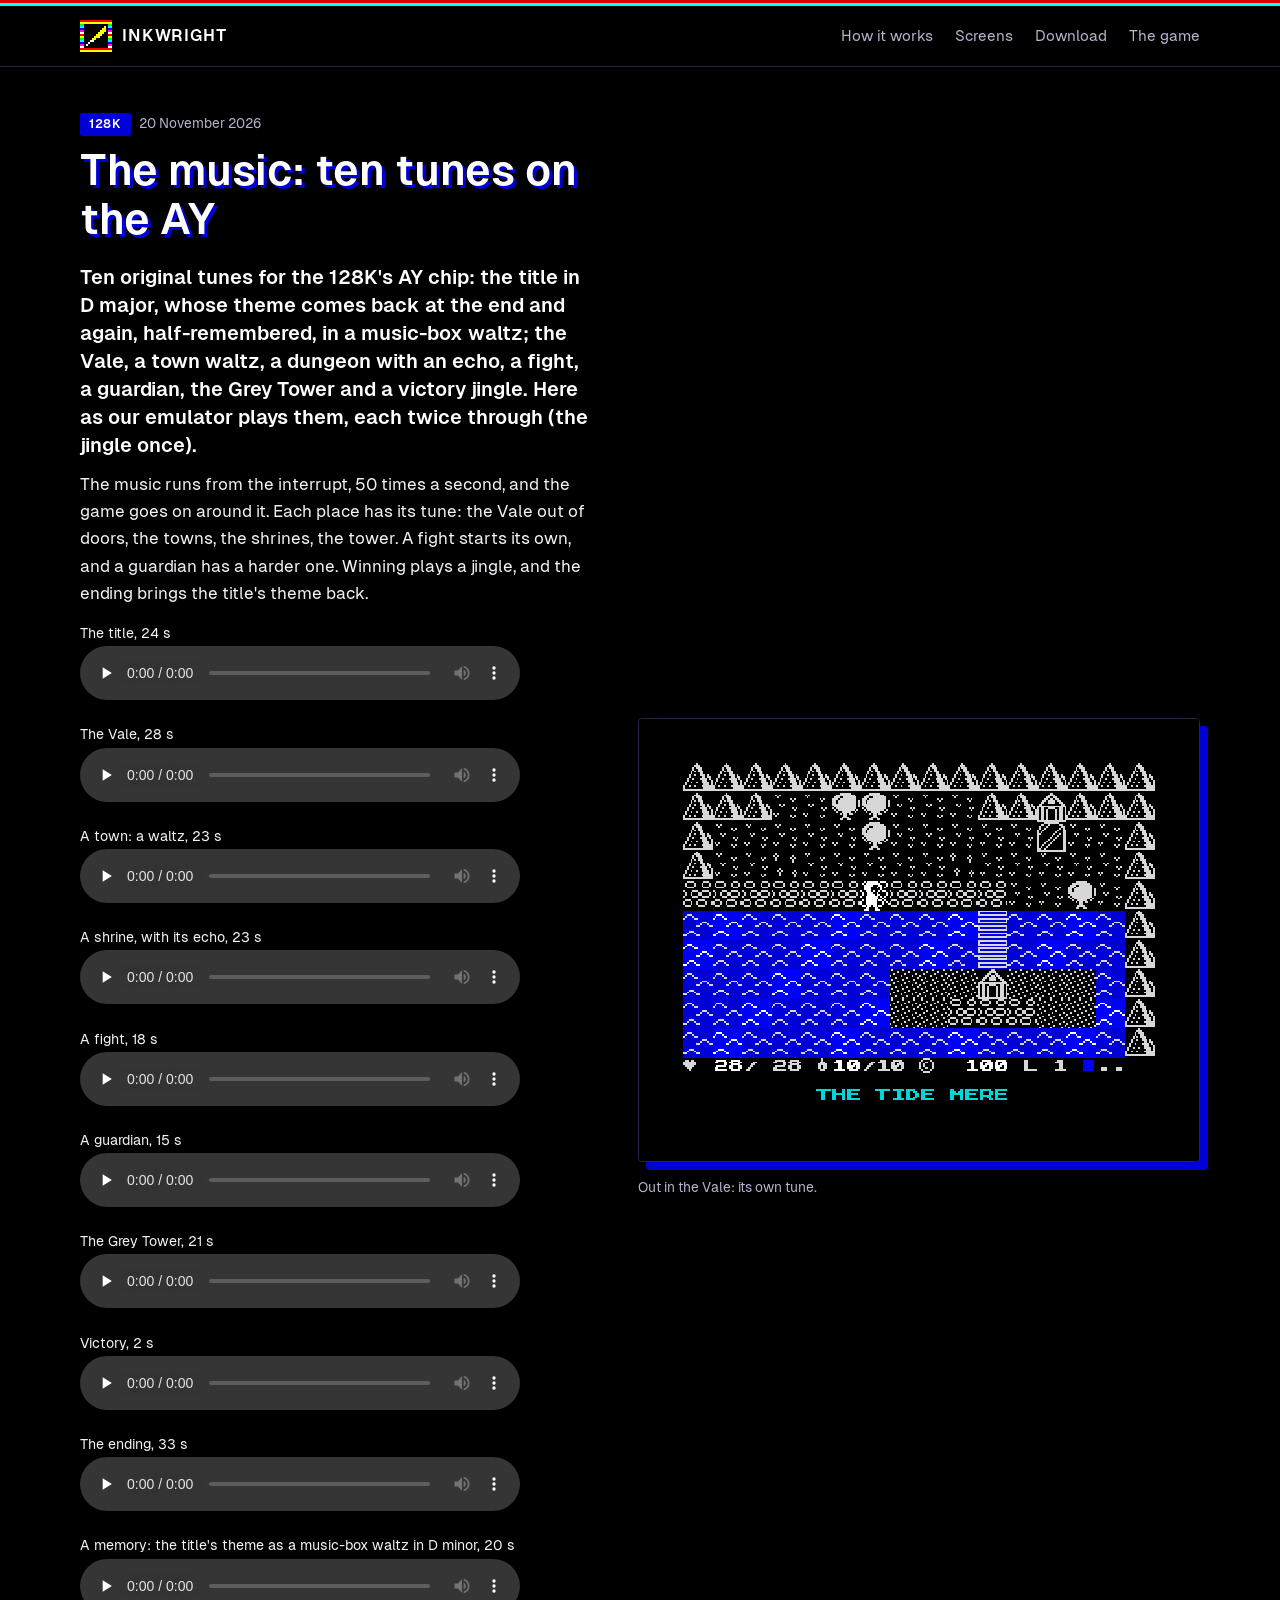
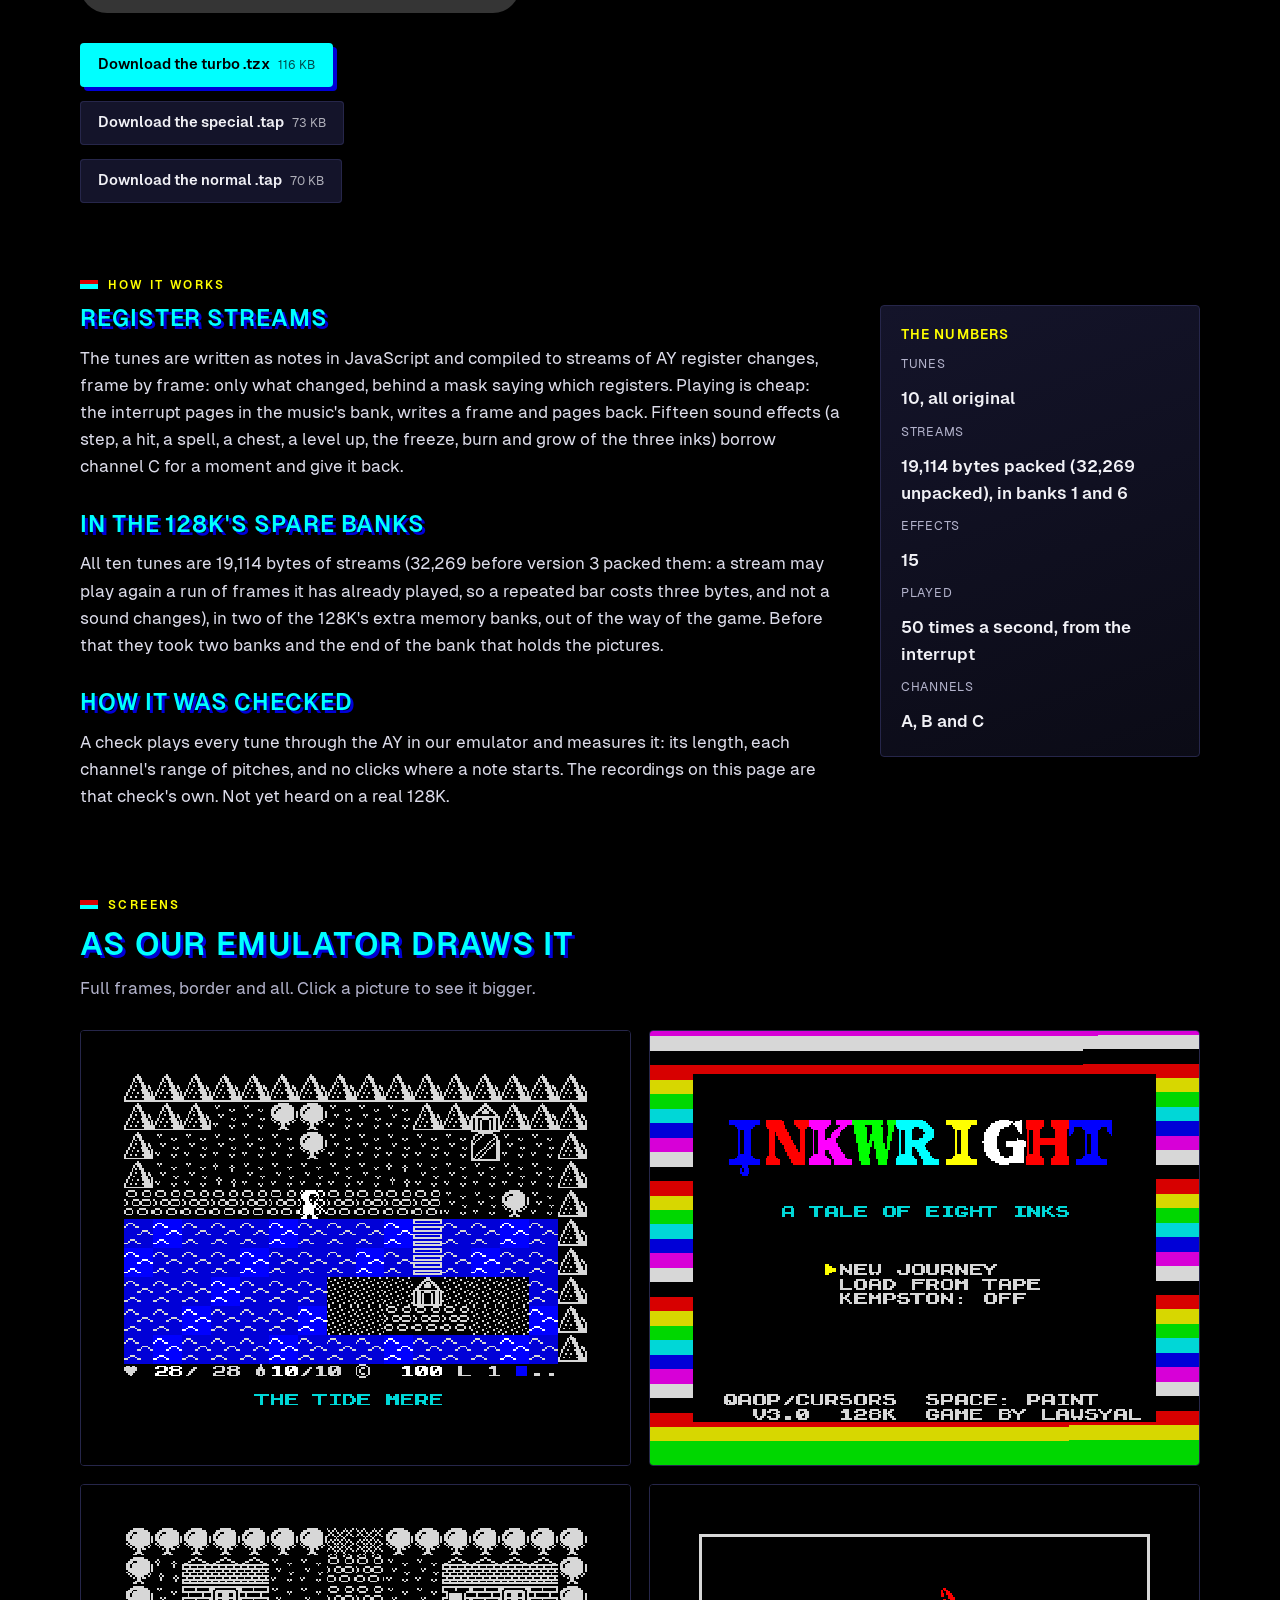
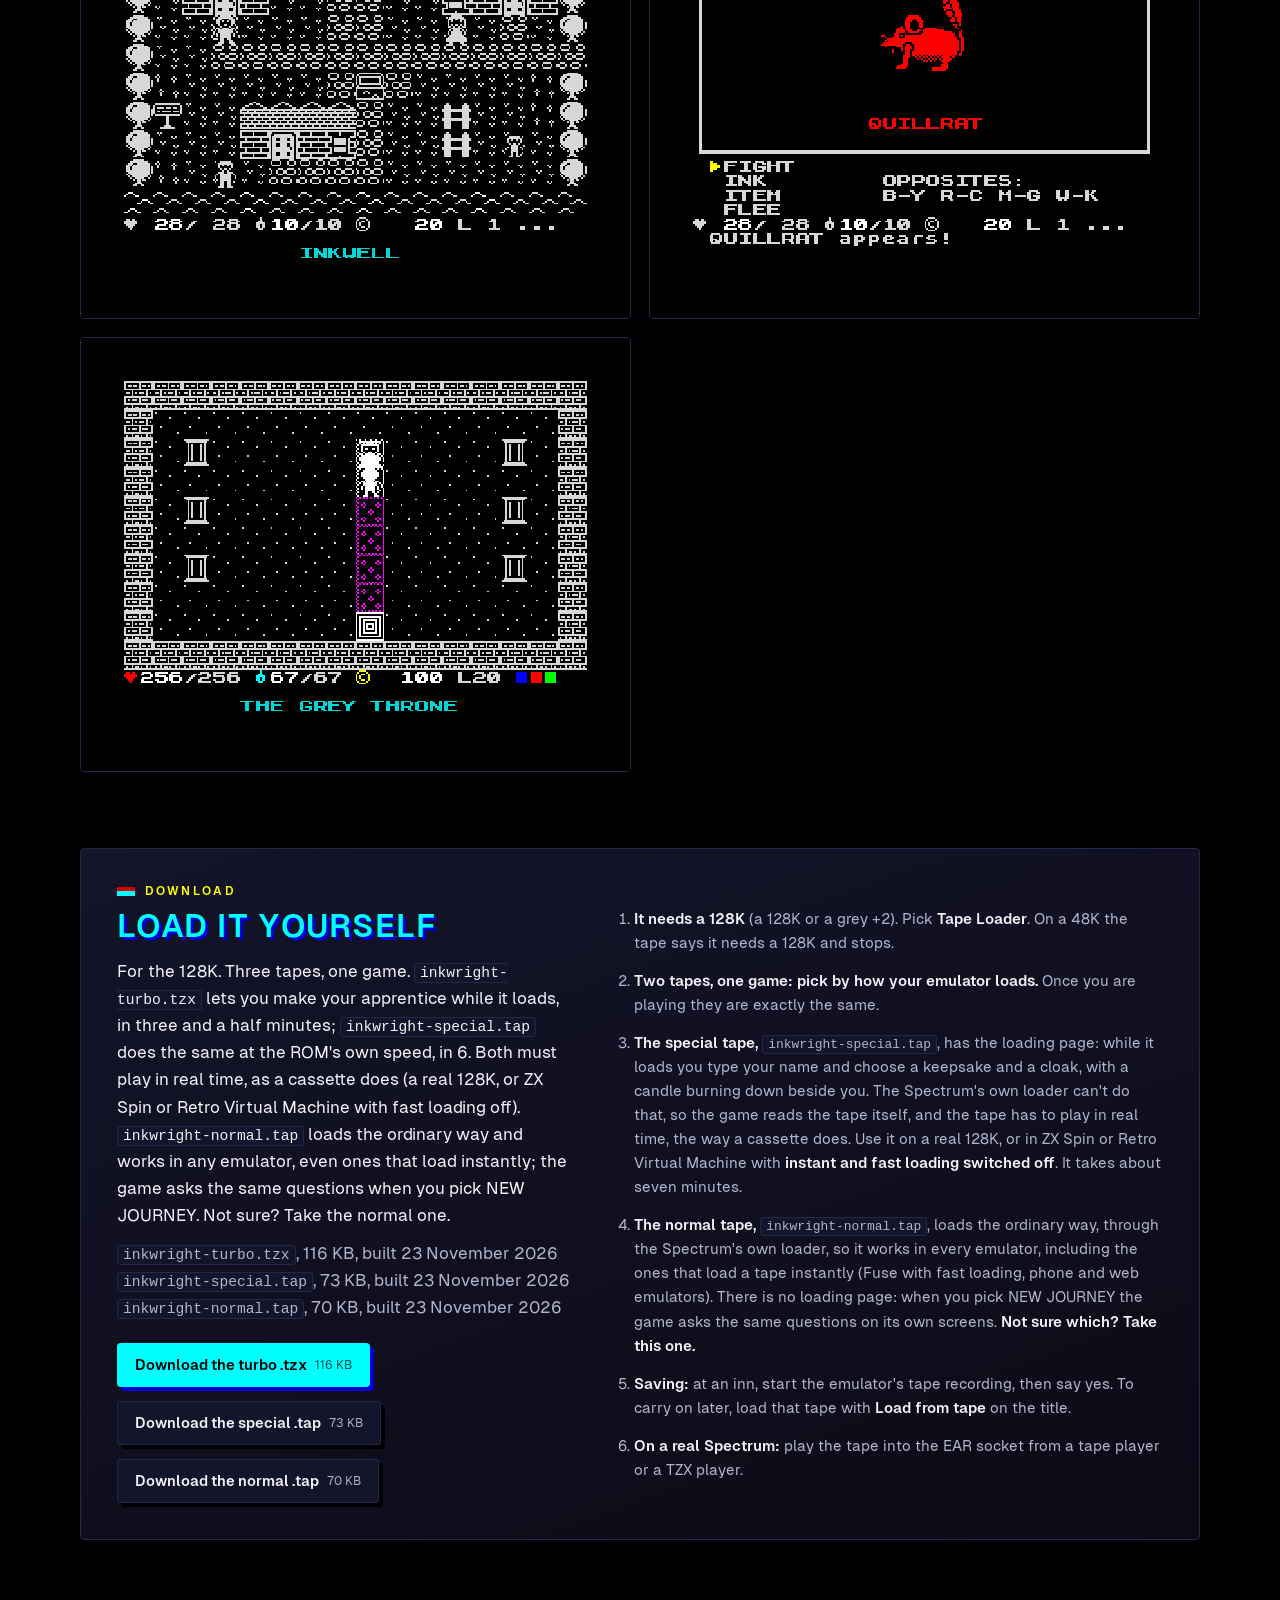
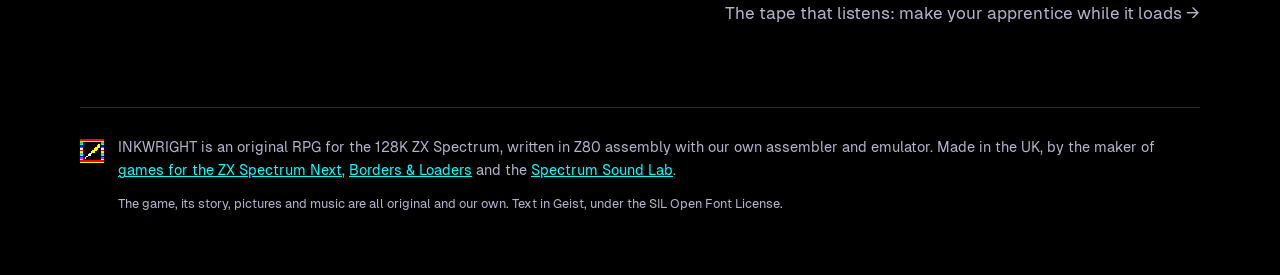
<file: demos/the-music/index.html>
<!doctype html>
<html lang="en-GB">
<head>
<meta charset="utf-8">
<meta name="viewport" content="width=device-width,initial-scale=1">
<title>The music: ten tunes on the AY - INKWRIGHT</title>
<meta name="description" content="Ten original tunes for the 128K's AY chip: the title in D major, whose theme comes back at the end and again, half-remembered, in a music-box waltz; the Vale, a town waltz, a dungeon with an echo, a fight, a guardian, the Grey Tower and a victory jingle. Here as our emulator plays them, each twice through (the jingle once).">
<meta property="og:title" content="The music: ten tunes on the AY - INKWRIGHT">
<meta property="og:description" content="Ten original tunes for the 128K's AY chip: the title in D major, whose theme comes back at the end and again, half-remembered, in a music-box waltz; the Vale, a town waltz, a dungeon with an echo, a fight, a guardian, the Grey Tower and a victory jingle. Here as our emulator plays them, each twice through (the jingle once).">
<meta property="og:type" content="website">
<meta property="og:url" content="https://mikeynma.github.io/inkwright/demos/the-music/">
<meta property="og:image" content="https://mikeynma.github.io/inkwright/shots/the-music/vale.png">
<meta property="og:image:type" content="image/png">
<meta property="og:image:width" content="608">
<meta property="og:image:height" content="480">
<meta property="og:image:alt" content="A blue lake with a wooden pier and a small shrine on an island, mountains above">
<link rel="canonical" href="https://mikeynma.github.io/inkwright/demos/the-music/">
<meta name="twitter:card" content="summary_large_image">
<meta name="twitter:image" content="https://mikeynma.github.io/inkwright/shots/the-music/vale.png">
<meta name="theme-color" content="#000000">
<link rel="icon" href="../../favicon-32.png" type="image/png">
<link rel="apple-touch-icon" href="../../apple-touch-icon.png">
<link rel="preload" href="../../fonts/geist-400.woff2" as="font" type="font/woff2" crossorigin>
<link rel="stylesheet" href="../../site.css">
</head>
<body>
<div class="tape" aria-hidden="true"></div>
<header class="top">
  <div class="wrap">
    <a class="brand" href="../../" aria-label="INKWRIGHT, the front page"><img src="../../icon.png" width="32" height="32" alt=""><span>INKWRIGHT</span></a>
    <nav aria-label="Sections"><a href="#how">How it works</a><a href="#screens">Screens</a><a href="#download">Download</a><a href="../../#demos">The game</a></nav>
  </div>
</header>

<main>
<section class="hero wrap">
  <div class="hero-text">
    <p class="badges"><span class="badge m128K">128K</span><span class="date">20 November 2026</span></p>
    <h1 class="title">The music: ten tunes on the AY</h1>
    <p class="lead">Ten original tunes for the 128K's AY chip: the title in D major, whose theme comes back at the end and again, half-remembered, in a music-box waltz; the Vale, a town waltz, a dungeon with an echo, a fight, a guardian, the Grey Tower and a victory jingle. Here as our emulator plays them, each twice through (the jingle once).</p>
    <p>The music runs from the interrupt, 50 times a second, and the game goes on around it. Each place has its tune: the Vale out of doors, the towns, the shrines, the tower. A fight starts its own, and a guardian has a harder one. Winning plays a jingle, and the ending brings the title's theme back.</p>
    <div class="listen"><p><small>The title, 24 s</small><br><audio controls preload="none" style="width:100%;max-width:440px" src="../../audio/title.mp3"></audio></p><p><small>The Vale, 28 s</small><br><audio controls preload="none" style="width:100%;max-width:440px" src="../../audio/overworld.mp3"></audio></p><p><small>A town: a waltz, 23 s</small><br><audio controls preload="none" style="width:100%;max-width:440px" src="../../audio/town.mp3"></audio></p><p><small>A shrine, with its echo, 23 s</small><br><audio controls preload="none" style="width:100%;max-width:440px" src="../../audio/dungeon.mp3"></audio></p><p><small>A fight, 18 s</small><br><audio controls preload="none" style="width:100%;max-width:440px" src="../../audio/battle.mp3"></audio></p><p><small>A guardian, 15 s</small><br><audio controls preload="none" style="width:100%;max-width:440px" src="../../audio/boss.mp3"></audio></p><p><small>The Grey Tower, 21 s</small><br><audio controls preload="none" style="width:100%;max-width:440px" src="../../audio/tower.mp3"></audio></p><p><small>Victory, 2 s</small><br><audio controls preload="none" style="width:100%;max-width:440px" src="../../audio/victory.mp3"></audio></p><p><small>The ending, 33 s</small><br><audio controls preload="none" style="width:100%;max-width:440px" src="../../audio/ending.mp3"></audio></p><p><small>A memory: the title's theme as a music-box waltz in D minor, 20 s</small><br><audio controls preload="none" style="width:100%;max-width:440px" src="../../audio/memory.mp3"></audio></p></div>
    <div class="actions"><a class="btn" href="../../files/inkwright-turbo.tzx" download>Download the turbo .tzx <small>116 KB</small></a><a class="btn btn-ghost" href="../../files/inkwright-special.tap" download>Download the special .tap <small>73 KB</small></a><a class="btn btn-ghost" href="../../files/inkwright-normal.tap" download>Download the normal .tap <small>70 KB</small></a></div>
  </div>
  <figure class="hero-shot">
    <a class="shot" href="../../shots/the-music/vale.png" data-caption="Out in the Vale: its own tune."><img src="../../shots/the-music/vale.png" width="608" height="480" alt="A blue lake with a wooden pier and a small shrine on an island, mountains above"></a>
    <figcaption>Out in the Vale: its own tune.</figcaption>
  </figure>
</section>

<section id="how" class="wrap">
  <p class="eyebrow">How it works</p>
  <div class="tech">
    <div class="tech-text">
      <h2>Register streams</h2>
      <p>The tunes are written as notes in JavaScript and compiled to streams of AY register changes, frame by frame: only what changed, behind a mask saying which registers. Playing is cheap: the interrupt pages in the music's bank, writes a frame and pages back. Fifteen sound effects (a step, a hit, a spell, a chest, a level up, the freeze, burn and grow of the three inks) borrow channel C for a moment and give it back.</p>
      <h2>In the 128K's spare banks</h2>
      <p>All ten tunes are 19,114 bytes of streams (32,269 before version 3 packed them: a stream may play again a run of frames it has already played, so a repeated bar costs three bytes, and not a sound changes), in two of the 128K's extra memory banks, out of the way of the game. Before that they took two banks and the end of the bank that holds the pictures.</p>
      <h2>How it was checked</h2>
      <p>A check plays every tune through the AY in our emulator and measures it: its length, each channel's range of pitches, and no clicks where a note starts. The recordings on this page are that check's own. Not yet heard on a real 128K.</p>
    </div>
    <aside class="card numbers">
      <h3>The numbers</h3>
      <dl><dt>Tunes</dt><dd>10, all original</dd><dt>Streams</dt><dd>19,114 bytes packed (32,269 unpacked), in banks 1 and 6</dd><dt>Effects</dt><dd>15</dd><dt>Played</dt><dd>50 times a second, from the interrupt</dd><dt>Channels</dt><dd>A, B and C</dd></dl>
    </aside>
  </div>
</section>

<section id="screens" class="wrap">
  <p class="eyebrow">Screens</p>
  <h2>As our emulator draws it</h2>
  <p class="sub">Full frames, border and all. Click a picture to see it bigger.</p>
  <div class="gallery">
    <a class="shot" href="../../shots/the-music/vale.png" data-caption="Out in the Vale: its own tune."><img src="../../shots/the-music/vale.png" width="608" height="480" loading="lazy" alt="A blue lake with a wooden pier and a small shrine on an island, mountains above"></a>
    <a class="shot" href="../../shots/the-music/title.png" data-caption="The title, where the first tune plays."><img src="../../shots/the-music/title.png" width="608" height="480" loading="lazy" alt="The INKWRIGHT title screen with rainbow bars in the border"></a>
    <a class="shot" href="../../shots/the-music/town.png" data-caption="Inkwell: the town waltz."><img src="../../shots/the-music/town.png" width="608" height="480" loading="lazy" alt="A grey village of houses and trees"></a>
    <a class="shot" href="../../shots/the-music/battle.png" data-caption="A fight."><img src="../../shots/the-music/battle.png" width="608" height="480" loading="lazy" alt="A red Quillrat in a frame with the fight menu"></a>
    <a class="shot" href="../../shots/the-music/tower.png" data-caption="The Grey Tower."><img src="../../shots/the-music/tower.png" width="608" height="480" loading="lazy" alt="A grey hall of pillars with a magenta carpet"></a>
  </div>
</section>

<section id="download" class="wrap">
  <div class="card download">
    <div>
      <p class="eyebrow">Download</p>
      <h2>Load it yourself</h2>
      <p>For the 128K. Three tapes, one game. <code>inkwright-turbo.tzx</code> lets you make your apprentice while it loads, in three and a half minutes; <code>inkwright-special.tap</code> does the same at the ROM's own speed, in 6. Both must play in real time, as a cassette does (a real 128K, or ZX Spin or Retro Virtual Machine with fast loading off). <code>inkwright-normal.tap</code> loads the ordinary way and works in any emulator, even ones that load instantly; the game asks the same questions when you pick NEW JOURNEY. Not sure? Take the normal one.</p>
      <p class="meta"><code>inkwright-turbo.tzx</code>, 116 KB, built 23 November 2026<br><code>inkwright-special.tap</code>, 73 KB, built 23 November 2026<br><code>inkwright-normal.tap</code>, 70 KB, built 23 November 2026</p>
      <div class="actions"><a class="btn" href="../../files/inkwright-turbo.tzx" download>Download the turbo .tzx <small>116 KB</small></a><a class="btn btn-ghost" href="../../files/inkwright-special.tap" download>Download the special .tap <small>73 KB</small></a><a class="btn btn-ghost" href="../../files/inkwright-normal.tap" download>Download the normal .tap <small>70 KB</small></a></div>
    </div>
    <ol class="steps">
      <li><b>It needs a 128K</b> (a 128K or a grey +2). Pick <b>Tape Loader</b>. On a 48K the tape says it needs a 128K and stops.</li>
      <li><b>Two tapes, one game: pick by how your emulator loads.</b> Once you are playing they are exactly the same.</li>
      <li><b>The special tape,</b> <code>inkwright-special.tap</code>, has the loading page: while it loads you type your name and choose a keepsake and a cloak, with a candle burning down beside you. The Spectrum's own loader can't do that, so the game reads the tape itself, and the tape has to play in real time, the way a cassette does. Use it on a real 128K, or in ZX Spin or Retro Virtual Machine with <b>instant and fast loading switched off</b>. It takes about seven minutes.</li>
      <li><b>The normal tape,</b> <code>inkwright-normal.tap</code>, loads the ordinary way, through the Spectrum's own loader, so it works in every emulator, including the ones that load a tape instantly (Fuse with fast loading, phone and web emulators). There is no loading page: when you pick NEW JOURNEY the game asks the same questions on its own screens. <b>Not sure which? Take this one.</b></li>
      <li><b>Saving:</b> at an inn, start the emulator's tape recording, then say yes. To carry on later, load that tape with <b>Load from tape</b> on the title.</li>
      <li><b>On a real Spectrum:</b> play the tape into the EAR socket from a tape player or a TZX player.</li>
    </ol>
  </div>
</section>

<nav class="wrap pager" aria-label="Other demos">
  <span></span>
  <a href="../the-tape/">The tape that listens: make your apprentice while it loads &rarr;</a>
</nav>
</main>

<footer class="wrap foot">
  <img src="../../icon.png" width="24" height="24" alt="">
  <div>
    <p>INKWRIGHT is an original RPG for the 128K ZX Spectrum, written in Z80 assembly with our own assembler and emulator. Made in the UK, by the maker of <a href="https://mikeynma.github.io/">games for the ZX Spectrum Next</a>, <a href="https://mikeynma.github.io/borders-and-loaders/">Borders &amp; Loaders</a> and the <a href="https://mikeynma.github.io/spectrum-sound-lab/">Spectrum Sound Lab</a>.</p>
    <p class="small">The game, its story, pictures and music are all original and our own. Text in Geist, under the SIL Open Font License.</p>
  </div>
</footer>
<dialog class="lightbox" aria-label="Screenshot">
  <figure><div class="lb-view"><img alt=""></div><figcaption></figcaption></figure>
  <div class="lb-zoom" role="group" aria-label="Zoom">
    <button type="button" class="lb-out" aria-label="Zoom out">&minus;</button>
    <button type="button" class="lb-fit" aria-label="Fit it to the screen">Fit</button>
    <button type="button" class="lb-in" aria-label="Zoom in">+</button>
  </div>
  <button class="lb-btn lb-prev" type="button" aria-label="Previous picture">&lsaquo;</button>
  <button class="lb-btn lb-next" type="button" aria-label="Next picture">&rsaquo;</button>
  <button class="lb-btn lb-close" type="button" autofocus aria-label="Close">&times;</button>
</dialog>
<script src="../../site.js"></script>
</body>
</html>
</file>
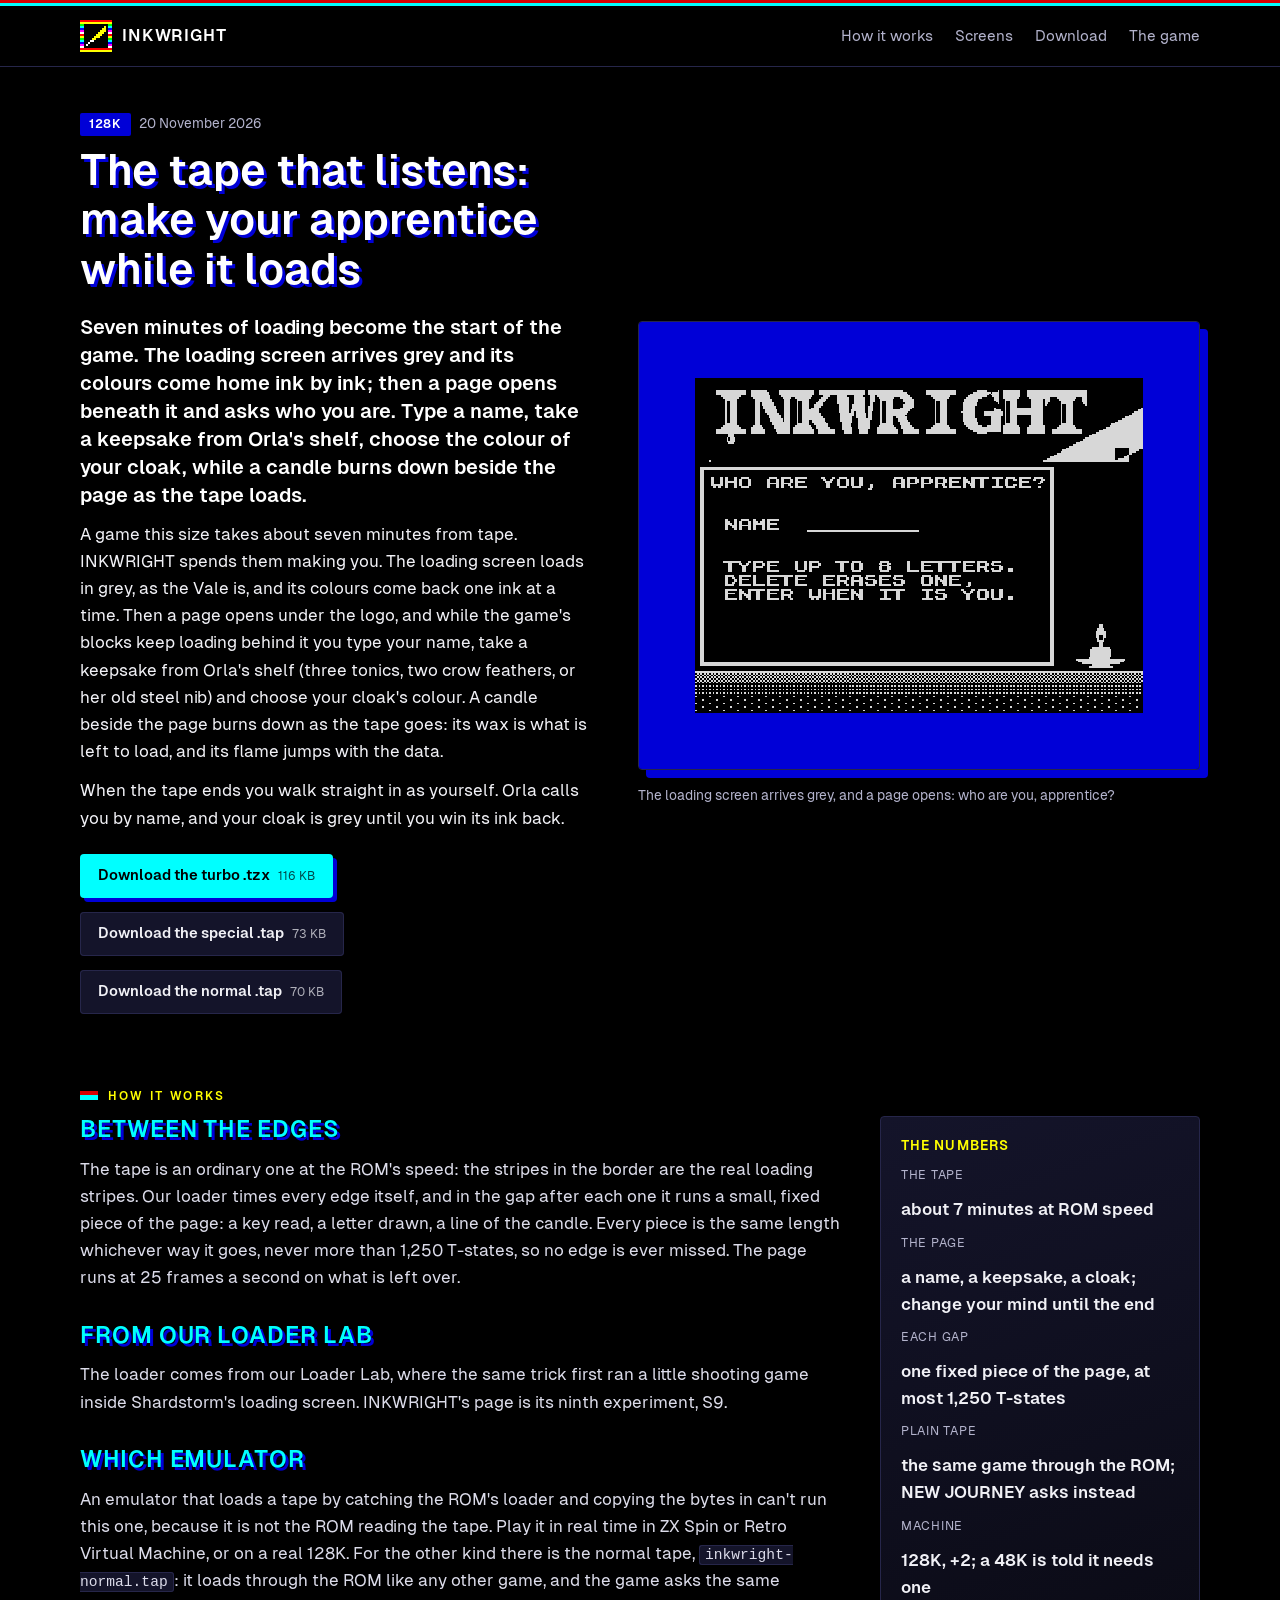
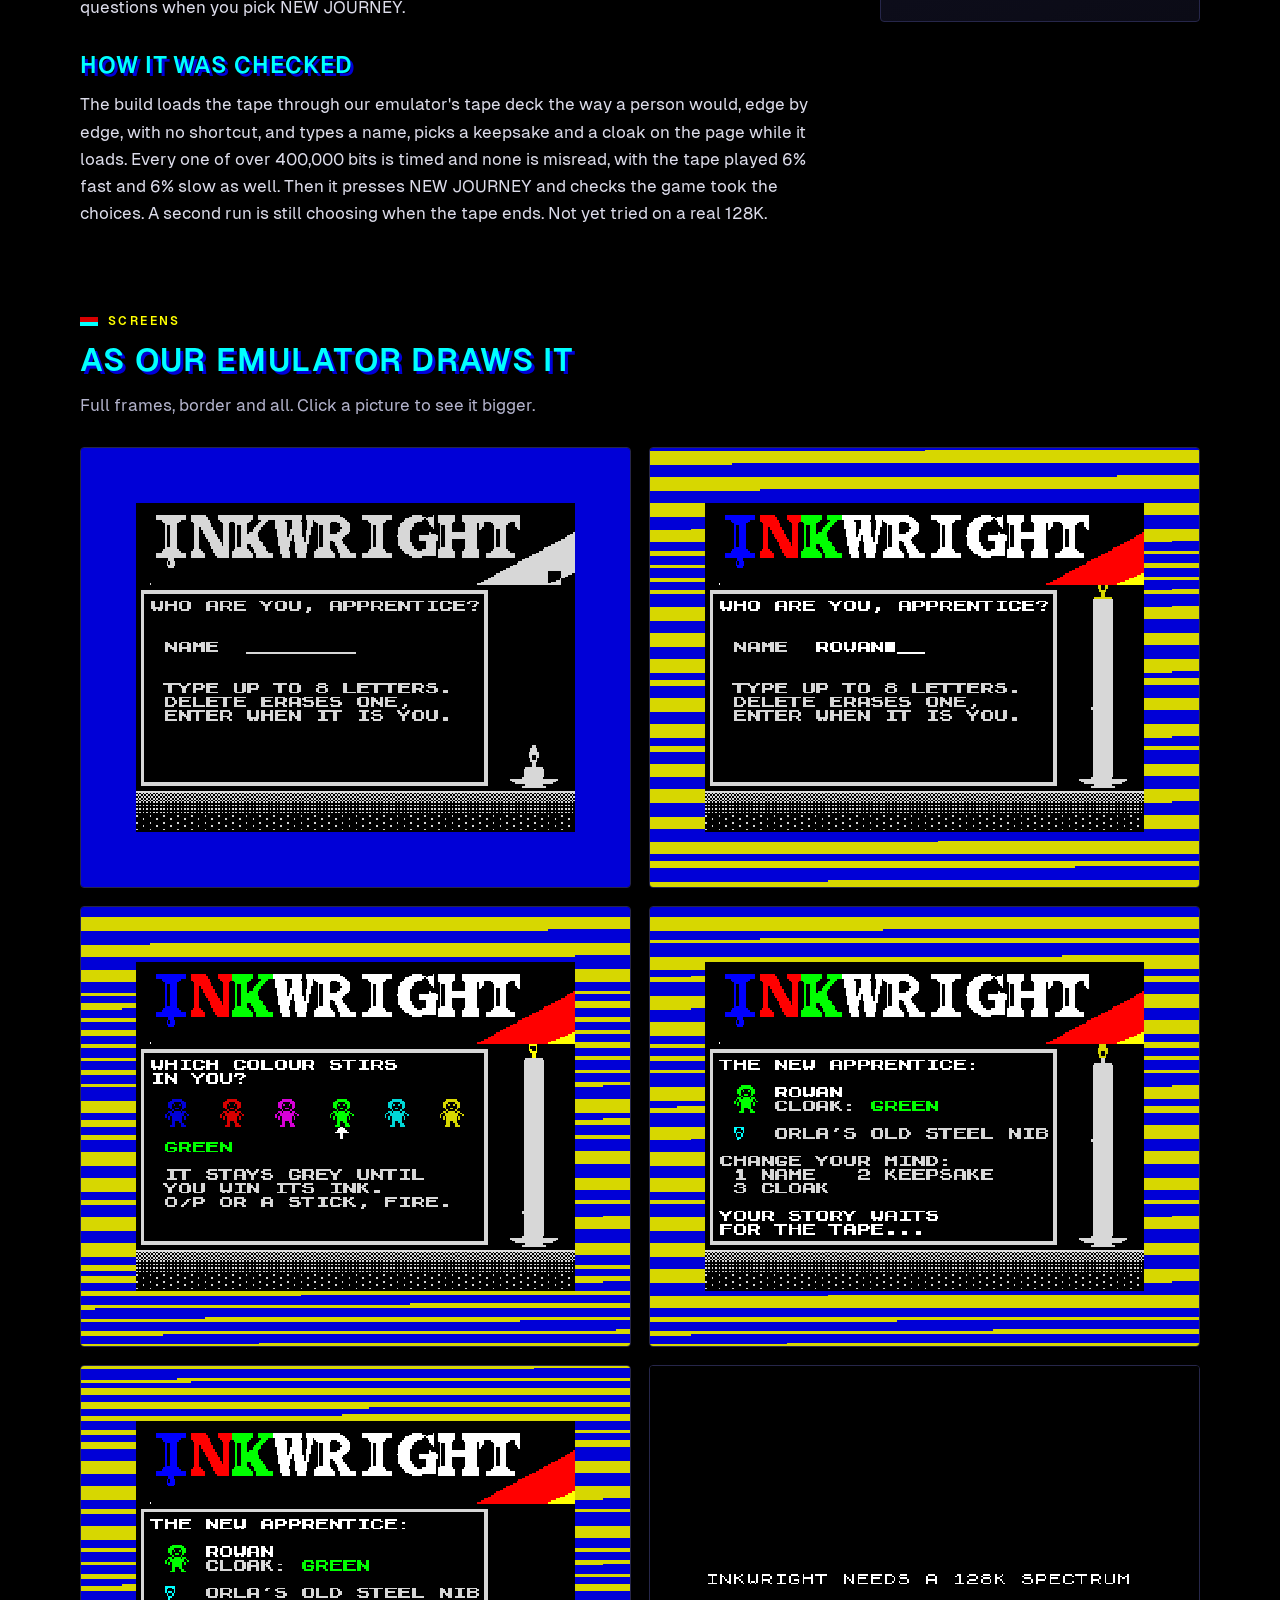
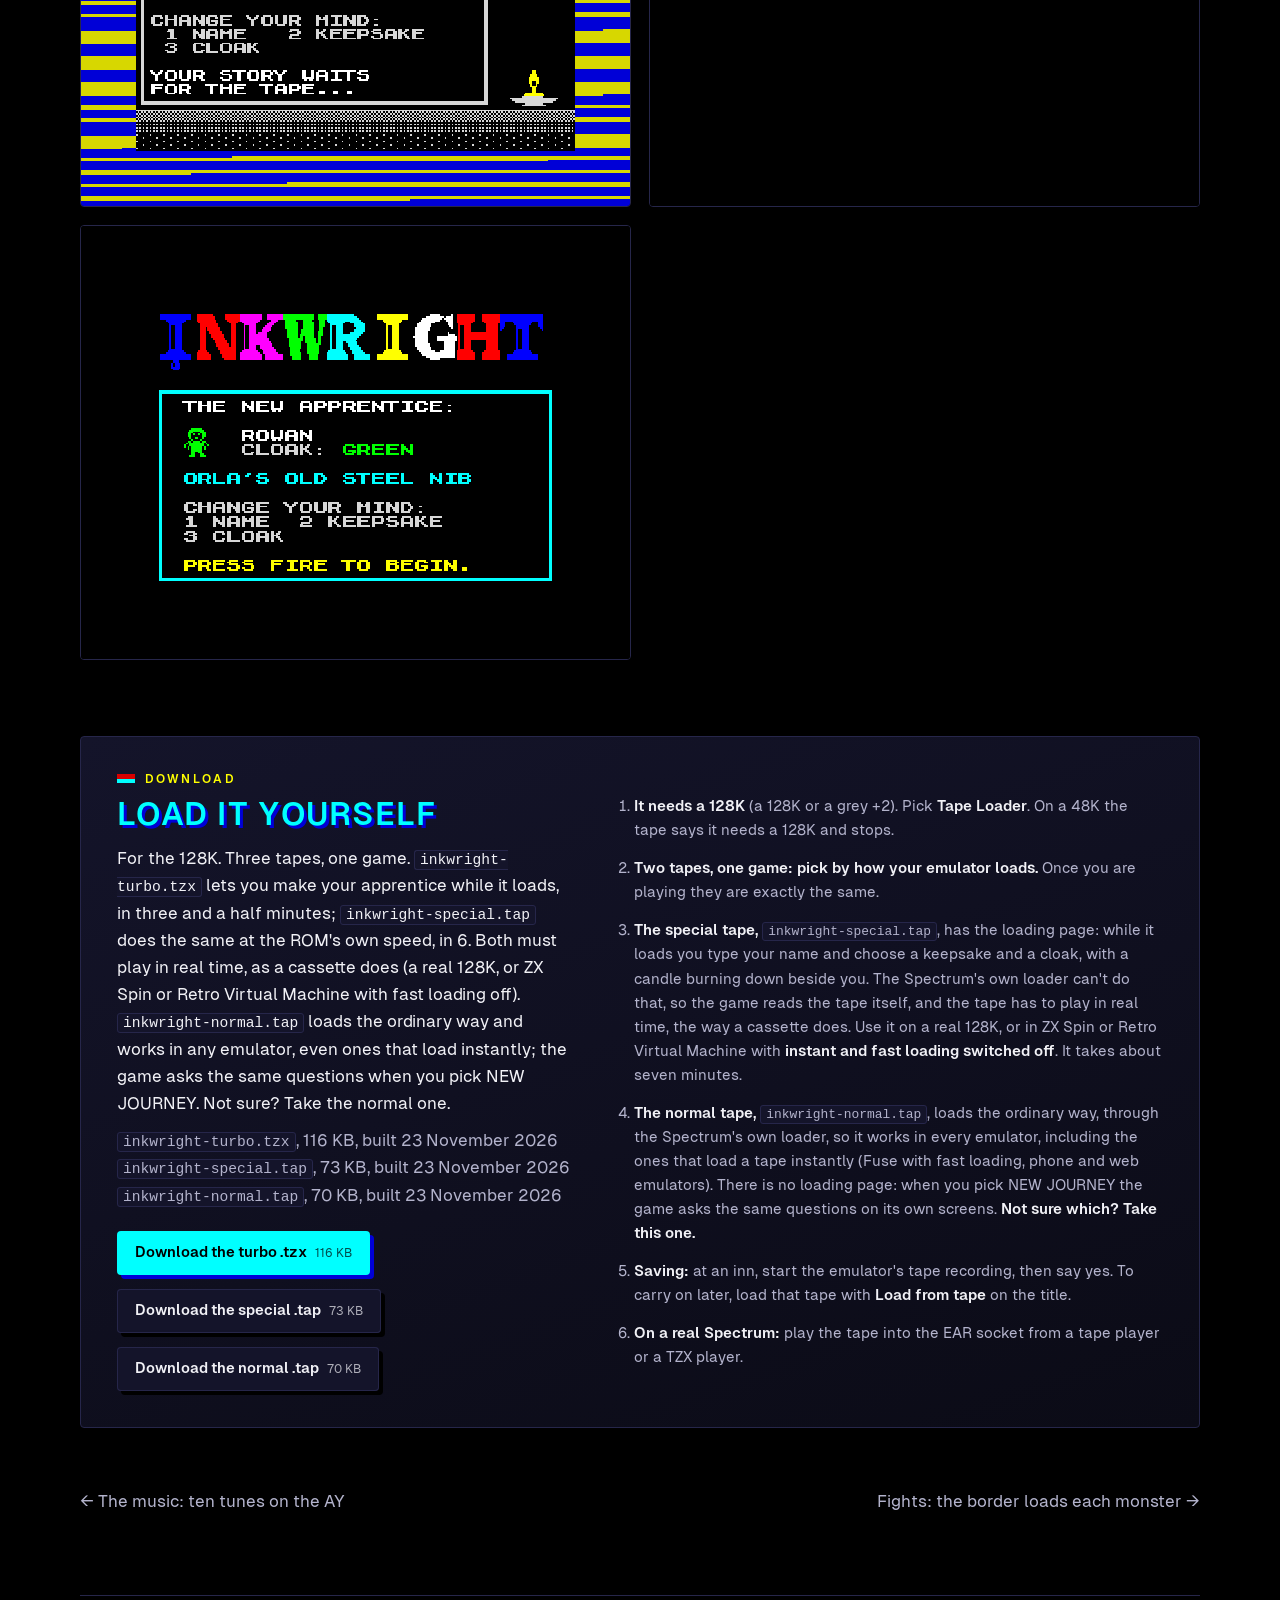
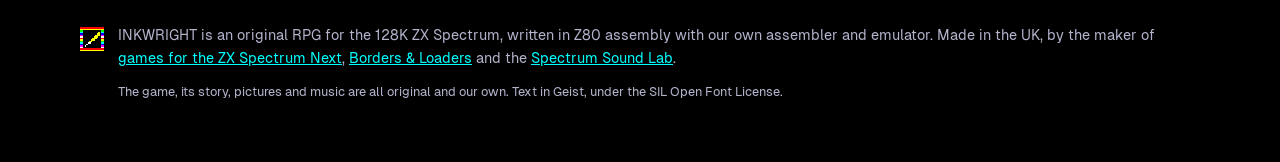
<file: demos/the-tape/index.html>
<!doctype html>
<html lang="en-GB">
<head>
<meta charset="utf-8">
<meta name="viewport" content="width=device-width,initial-scale=1">
<title>The tape that listens: make your apprentice while it loads - INKWRIGHT</title>
<meta name="description" content="Seven minutes of loading become the start of the game. The loading screen arrives grey and its colours come home ink by ink; then a page opens beneath it and asks who you are. Type a name, take a keepsake from Orla's shelf, choose the colour of your cloak, while a candle burns down beside the page as the tape loads.">
<meta property="og:title" content="The tape that listens: make your apprentice while it loads - INKWRIGHT">
<meta property="og:description" content="Seven minutes of loading become the start of the game. The loading screen arrives grey and its colours come home ink by ink; then a page opens beneath it and asks who you are. Type a name, take a keepsake from Orla's shelf, choose the colour of your cloak, while a candle burns down beside the page as the tape loads.">
<meta property="og:type" content="website">
<meta property="og:url" content="https://mikeynma.github.io/inkwright/demos/the-tape/">
<meta property="og:image" content="https://mikeynma.github.io/inkwright/shots/the-tape/grey.png">
<meta property="og:image:type" content="image/png">
<meta property="og:image:width" content="640">
<meta property="og:image:height" content="512">
<meta property="og:image:alt" content="A grey loading screen: the INKWRIGHT logo, a page asking WHO ARE YOU, APPRENTICE? with a line for a name, a short candle on the right">
<link rel="canonical" href="https://mikeynma.github.io/inkwright/demos/the-tape/">
<meta name="twitter:card" content="summary_large_image">
<meta name="twitter:image" content="https://mikeynma.github.io/inkwright/shots/the-tape/grey.png">
<meta name="theme-color" content="#000000">
<link rel="icon" href="../../favicon-32.png" type="image/png">
<link rel="apple-touch-icon" href="../../apple-touch-icon.png">
<link rel="preload" href="../../fonts/geist-400.woff2" as="font" type="font/woff2" crossorigin>
<link rel="stylesheet" href="../../site.css">
</head>
<body>
<div class="tape" aria-hidden="true"></div>
<header class="top">
  <div class="wrap">
    <a class="brand" href="../../" aria-label="INKWRIGHT, the front page"><img src="../../icon.png" width="32" height="32" alt=""><span>INKWRIGHT</span></a>
    <nav aria-label="Sections"><a href="#how">How it works</a><a href="#screens">Screens</a><a href="#download">Download</a><a href="../../#demos">The game</a></nav>
  </div>
</header>

<main>
<section class="hero wrap">
  <div class="hero-text">
    <p class="badges"><span class="badge m128K">128K</span><span class="date">20 November 2026</span></p>
    <h1 class="title">The tape that listens: make your apprentice while it loads</h1>
    <p class="lead">Seven minutes of loading become the start of the game. The loading screen arrives grey and its colours come home ink by ink; then a page opens beneath it and asks who you are. Type a name, take a keepsake from Orla's shelf, choose the colour of your cloak, while a candle burns down beside the page as the tape loads.</p>
    <p>A game this size takes about seven minutes from tape. INKWRIGHT spends them making you. The loading screen loads in grey, as the Vale is, and its colours come back one ink at a time. Then a page opens under the logo, and while the game's blocks keep loading behind it you type your name, take a keepsake from Orla's shelf (three tonics, two crow feathers, or her old steel nib) and choose your cloak's colour. A candle beside the page burns down as the tape goes: its wax is what is left to load, and its flame jumps with the data.</p>
<p>When the tape ends you walk straight in as yourself. Orla calls you by name, and your cloak is grey until you win its ink back.</p>
    <div class="actions"><a class="btn" href="../../files/inkwright-turbo.tzx" download>Download the turbo .tzx <small>116 KB</small></a><a class="btn btn-ghost" href="../../files/inkwright-special.tap" download>Download the special .tap <small>73 KB</small></a><a class="btn btn-ghost" href="../../files/inkwright-normal.tap" download>Download the normal .tap <small>70 KB</small></a></div>
  </div>
  <figure class="hero-shot">
    <a class="shot" href="../../shots/the-tape/grey.png" data-caption="The loading screen arrives grey, and a page opens: who are you, apprentice?"><img src="../../shots/the-tape/grey.png" width="640" height="512" alt="A grey loading screen: the INKWRIGHT logo, a page asking WHO ARE YOU, APPRENTICE? with a line for a name, a short candle on the right"></a>
    <figcaption>The loading screen arrives grey, and a page opens: who are you, apprentice?</figcaption>
  </figure>
</section>

<section id="how" class="wrap">
  <p class="eyebrow">How it works</p>
  <div class="tech">
    <div class="tech-text">
      <h2>Between the edges</h2>
      <p>The tape is an ordinary one at the ROM's speed: the stripes in the border are the real loading stripes. Our loader times every edge itself, and in the gap after each one it runs a small, fixed piece of the page: a key read, a letter drawn, a line of the candle. Every piece is the same length whichever way it goes, never more than 1,250 T-states, so no edge is ever missed. The page runs at 25 frames a second on what is left over.</p>
      <h2>From our Loader Lab</h2>
      <p>The loader comes from our Loader Lab, where the same trick first ran a little shooting game inside Shardstorm's loading screen. INKWRIGHT's page is its ninth experiment, S9.</p>
      <h2>Which emulator</h2>
      <p>An emulator that loads a tape by catching the ROM's loader and copying the bytes in can't run this one, because it is not the ROM reading the tape. Play it in real time in ZX Spin or Retro Virtual Machine, or on a real 128K. For the other kind there is the normal tape, <code>inkwright-normal.tap</code>: it loads through the ROM like any other game, and the game asks the same questions when you pick NEW JOURNEY.</p>
      <h2>How it was checked</h2>
      <p>The build loads the tape through our emulator's tape deck the way a person would, edge by edge, with no shortcut, and types a name, picks a keepsake and a cloak on the page while it loads. Every one of over 400,000 bits is timed and none is misread, with the tape played 6% fast and 6% slow as well. Then it presses NEW JOURNEY and checks the game took the choices. A second run is still choosing when the tape ends. Not yet tried on a real 128K.</p>
    </div>
    <aside class="card numbers">
      <h3>The numbers</h3>
      <dl><dt>The tape</dt><dd>about 7 minutes at ROM speed</dd><dt>The page</dt><dd>a name, a keepsake, a cloak; change your mind until the end</dd><dt>Each gap</dt><dd>one fixed piece of the page, at most 1,250 T-states</dd><dt>Plain tape</dt><dd>the same game through the ROM; NEW JOURNEY asks instead</dd><dt>Machine</dt><dd>128K, +2; a 48K is told it needs one</dd></dl>
    </aside>
  </div>
</section>

<section id="screens" class="wrap">
  <p class="eyebrow">Screens</p>
  <h2>As our emulator draws it</h2>
  <p class="sub">Full frames, border and all. Click a picture to see it bigger.</p>
  <div class="gallery">
    <a class="shot" href="../../shots/the-tape/grey.png" data-caption="The loading screen arrives grey, and a page opens: who are you, apprentice?"><img src="../../shots/the-tape/grey.png" width="640" height="512" loading="lazy" alt="A grey loading screen: the INKWRIGHT logo, a page asking WHO ARE YOU, APPRENTICE? with a line for a name, a short candle on the right"></a>
    <a class="shot" href="../../shots/the-tape/name.png" data-caption="Its colours come home, BLUE, then RED, then GREEN. You type your name while the tape turns."><img src="../../shots/the-tape/name.png" width="640" height="512" loading="lazy" alt="The page in colour with the name ROWAN typed, a tall candle burning on the right, blue and yellow loading stripes in the border"></a>
    <a class="shot" href="../../shots/the-tape/cloak.png" data-caption="Which colour stirs in you? Your cloak stays grey in the game until you win its ink."><img src="../../shots/the-tape/cloak.png" width="640" height="512" loading="lazy" alt="Six small apprentices in blue, red, magenta, green, cyan and yellow, GREEN chosen, the candle beside"></a>
    <a class="shot" href="../../shots/the-tape/card.png" data-caption="The new apprentice. Change your mind as often as you like: your story waits for the tape."><img src="../../shots/the-tape/card.png" width="640" height="512" loading="lazy" alt="A card: THE NEW APPRENTICE, ROWAN, CLOAK: GREEN, ORLA'S OLD STEEL NIB, and YOUR STORY WAITS FOR THE TAPE..."></a>
    <a class="shot" href="../../shots/the-tape/candle.png" data-caption="The candle nearly burnt down: the last of the tape. Still choosing when it ends? The game waits for you."><img src="../../shots/the-tape/candle.png" width="640" height="512" loading="lazy" alt="The page with the candle burnt down to a stub, the loading stripes still in the border"></a>
    <a class="shot" href="../../shots/the-tape/on-a-48k.png" data-caption="On a 48K the tape says it needs a 128K."><img src="../../shots/the-tape/on-a-48k.png" width="640" height="512" loading="lazy" alt="The loading screen with the line INKWRIGHT NEEDS A 128K SPECTRUM"></a>
    <a class="shot" href="../../shots/the-tape/in-game.png" data-caption="With the normal tape, NEW JOURNEY asks the same questions on the game's own pages."><img src="../../shots/the-tape/in-game.png" width="608" height="480" loading="lazy" alt="The same card drawn by the game itself after NEW JOURNEY"></a>
  </div>
</section>

<section id="download" class="wrap">
  <div class="card download">
    <div>
      <p class="eyebrow">Download</p>
      <h2>Load it yourself</h2>
      <p>For the 128K. Three tapes, one game. <code>inkwright-turbo.tzx</code> lets you make your apprentice while it loads, in three and a half minutes; <code>inkwright-special.tap</code> does the same at the ROM's own speed, in 6. Both must play in real time, as a cassette does (a real 128K, or ZX Spin or Retro Virtual Machine with fast loading off). <code>inkwright-normal.tap</code> loads the ordinary way and works in any emulator, even ones that load instantly; the game asks the same questions when you pick NEW JOURNEY. Not sure? Take the normal one.</p>
      <p class="meta"><code>inkwright-turbo.tzx</code>, 116 KB, built 23 November 2026<br><code>inkwright-special.tap</code>, 73 KB, built 23 November 2026<br><code>inkwright-normal.tap</code>, 70 KB, built 23 November 2026</p>
      <div class="actions"><a class="btn" href="../../files/inkwright-turbo.tzx" download>Download the turbo .tzx <small>116 KB</small></a><a class="btn btn-ghost" href="../../files/inkwright-special.tap" download>Download the special .tap <small>73 KB</small></a><a class="btn btn-ghost" href="../../files/inkwright-normal.tap" download>Download the normal .tap <small>70 KB</small></a></div>
    </div>
    <ol class="steps">
      <li><b>It needs a 128K</b> (a 128K or a grey +2). Pick <b>Tape Loader</b>. On a 48K the tape says it needs a 128K and stops.</li>
      <li><b>Two tapes, one game: pick by how your emulator loads.</b> Once you are playing they are exactly the same.</li>
      <li><b>The special tape,</b> <code>inkwright-special.tap</code>, has the loading page: while it loads you type your name and choose a keepsake and a cloak, with a candle burning down beside you. The Spectrum's own loader can't do that, so the game reads the tape itself, and the tape has to play in real time, the way a cassette does. Use it on a real 128K, or in ZX Spin or Retro Virtual Machine with <b>instant and fast loading switched off</b>. It takes about seven minutes.</li>
      <li><b>The normal tape,</b> <code>inkwright-normal.tap</code>, loads the ordinary way, through the Spectrum's own loader, so it works in every emulator, including the ones that load a tape instantly (Fuse with fast loading, phone and web emulators). There is no loading page: when you pick NEW JOURNEY the game asks the same questions on its own screens. <b>Not sure which? Take this one.</b></li>
      <li><b>Saving:</b> at an inn, start the emulator's tape recording, then say yes. To carry on later, load that tape with <b>Load from tape</b> on the title.</li>
      <li><b>On a real Spectrum:</b> play the tape into the EAR socket from a tape player or a TZX player.</li>
    </ol>
  </div>
</section>

<nav class="wrap pager" aria-label="Other demos">
  <a href="../the-music/">&larr; The music: ten tunes on the AY</a>
  <a href="../fights/">Fights: the border loads each monster &rarr;</a>
</nav>
</main>

<footer class="wrap foot">
  <img src="../../icon.png" width="24" height="24" alt="">
  <div>
    <p>INKWRIGHT is an original RPG for the 128K ZX Spectrum, written in Z80 assembly with our own assembler and emulator. Made in the UK, by the maker of <a href="https://mikeynma.github.io/">games for the ZX Spectrum Next</a>, <a href="https://mikeynma.github.io/borders-and-loaders/">Borders &amp; Loaders</a> and the <a href="https://mikeynma.github.io/spectrum-sound-lab/">Spectrum Sound Lab</a>.</p>
    <p class="small">The game, its story, pictures and music are all original and our own. Text in Geist, under the SIL Open Font License.</p>
  </div>
</footer>
<dialog class="lightbox" aria-label="Screenshot">
  <figure><div class="lb-view"><img alt=""></div><figcaption></figcaption></figure>
  <div class="lb-zoom" role="group" aria-label="Zoom">
    <button type="button" class="lb-out" aria-label="Zoom out">&minus;</button>
    <button type="button" class="lb-fit" aria-label="Fit it to the screen">Fit</button>
    <button type="button" class="lb-in" aria-label="Zoom in">+</button>
  </div>
  <button class="lb-btn lb-prev" type="button" aria-label="Previous picture">&lsaquo;</button>
  <button class="lb-btn lb-next" type="button" aria-label="Next picture">&rsaquo;</button>
  <button class="lb-btn lb-close" type="button" autofocus aria-label="Close">&times;</button>
</dialog>
<script src="../../site.js"></script>
</body>
</html>
</file>
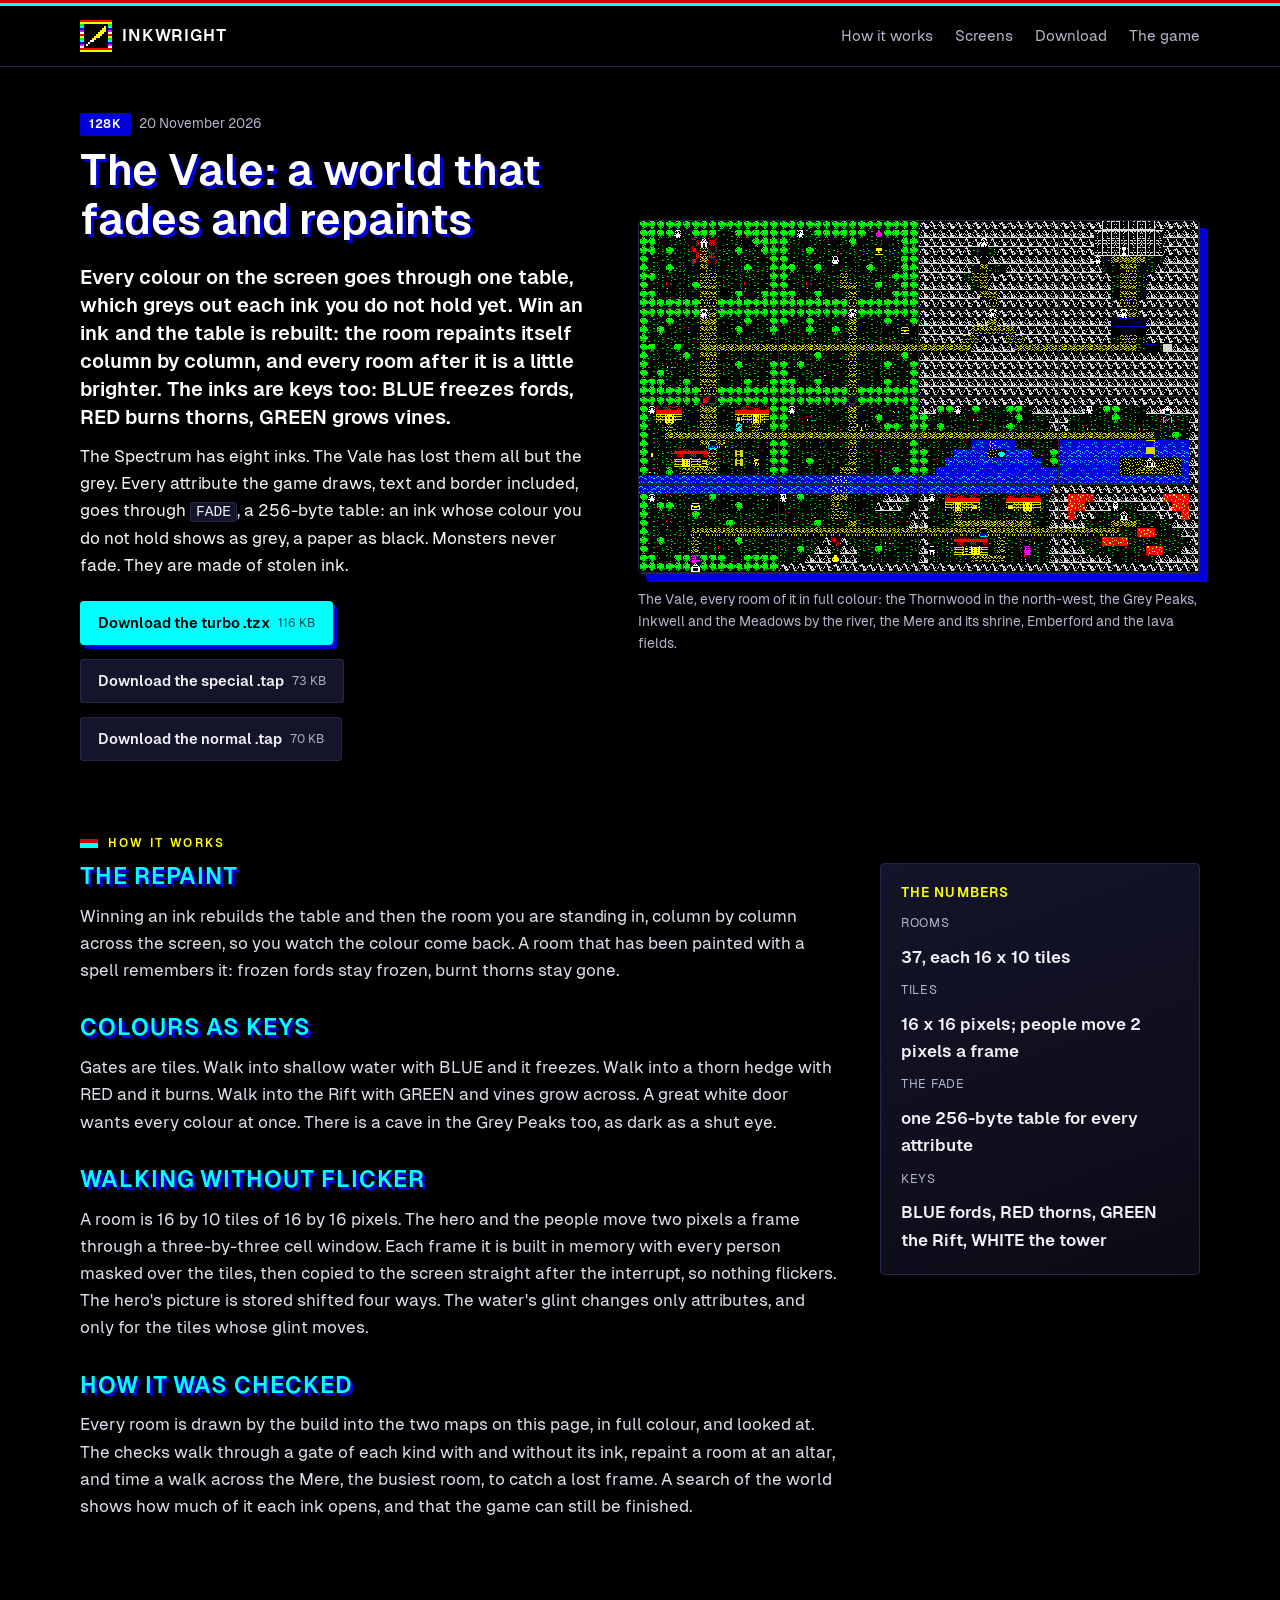
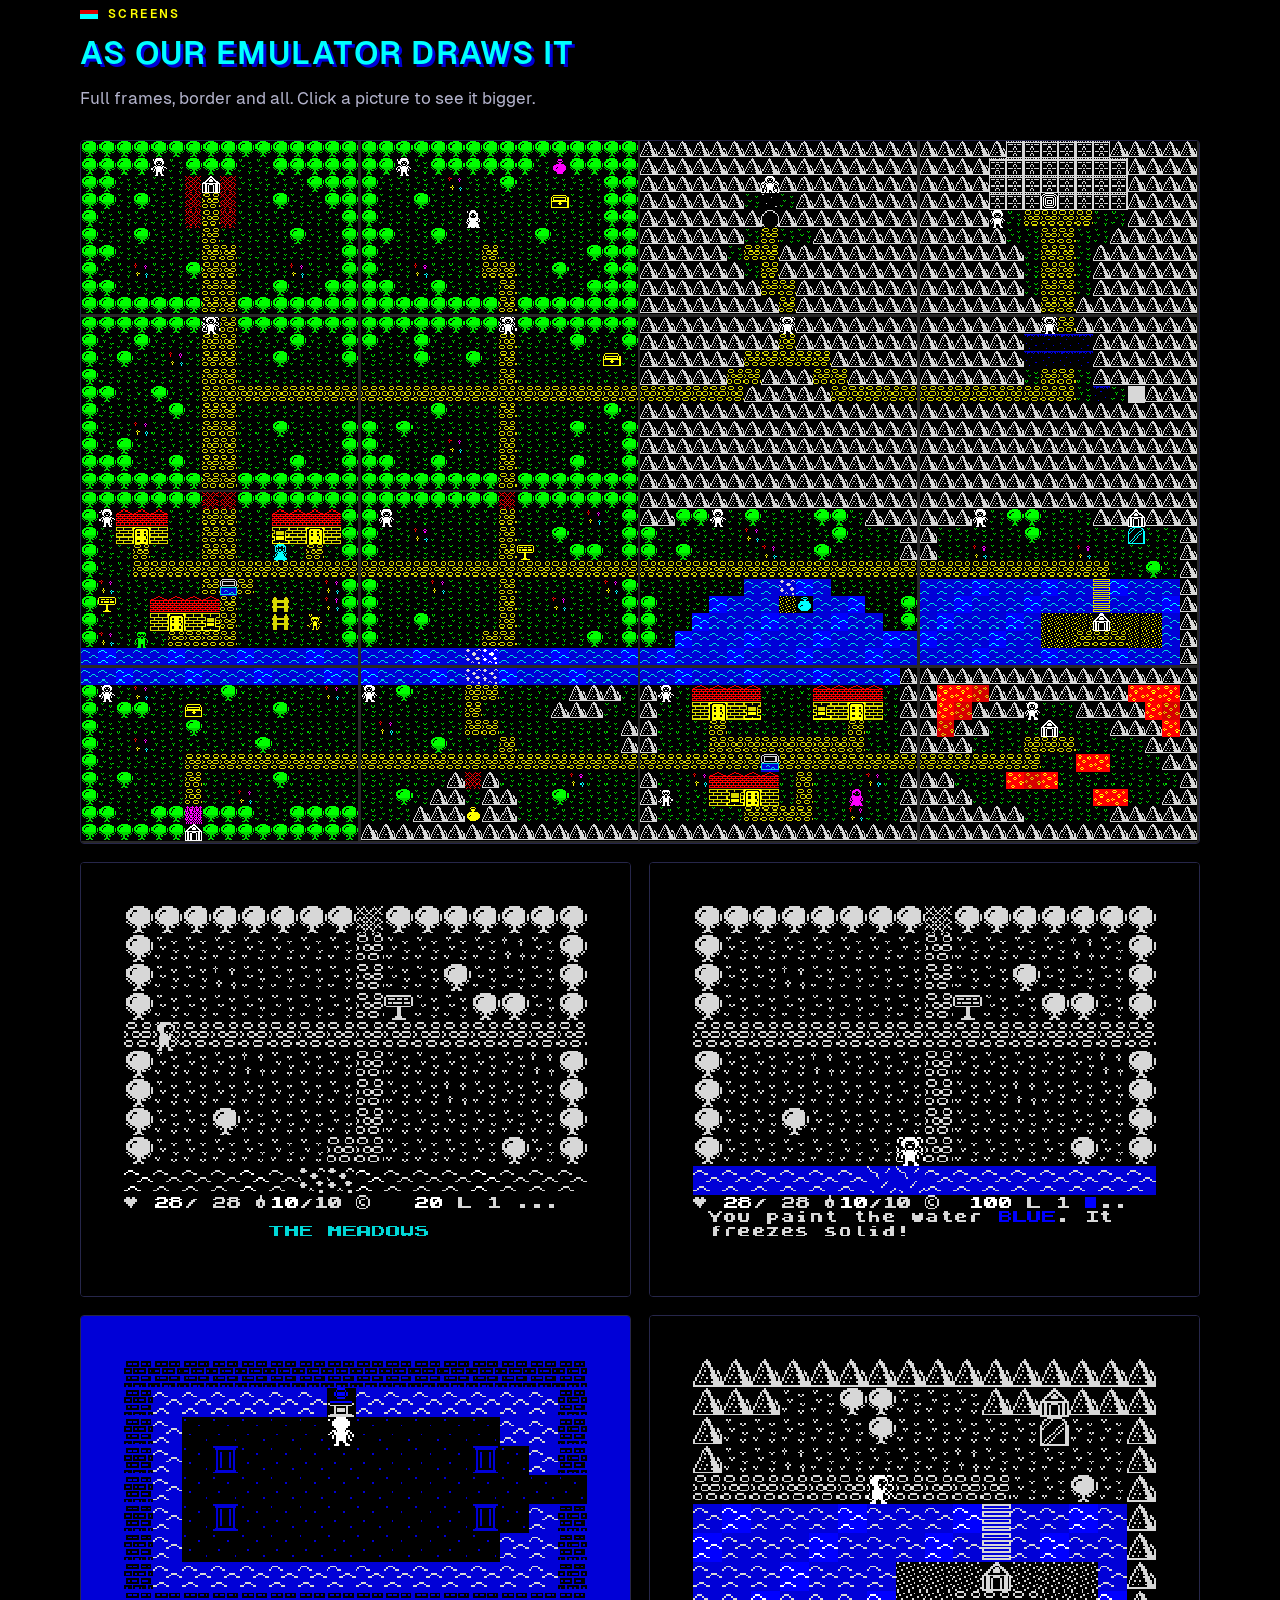
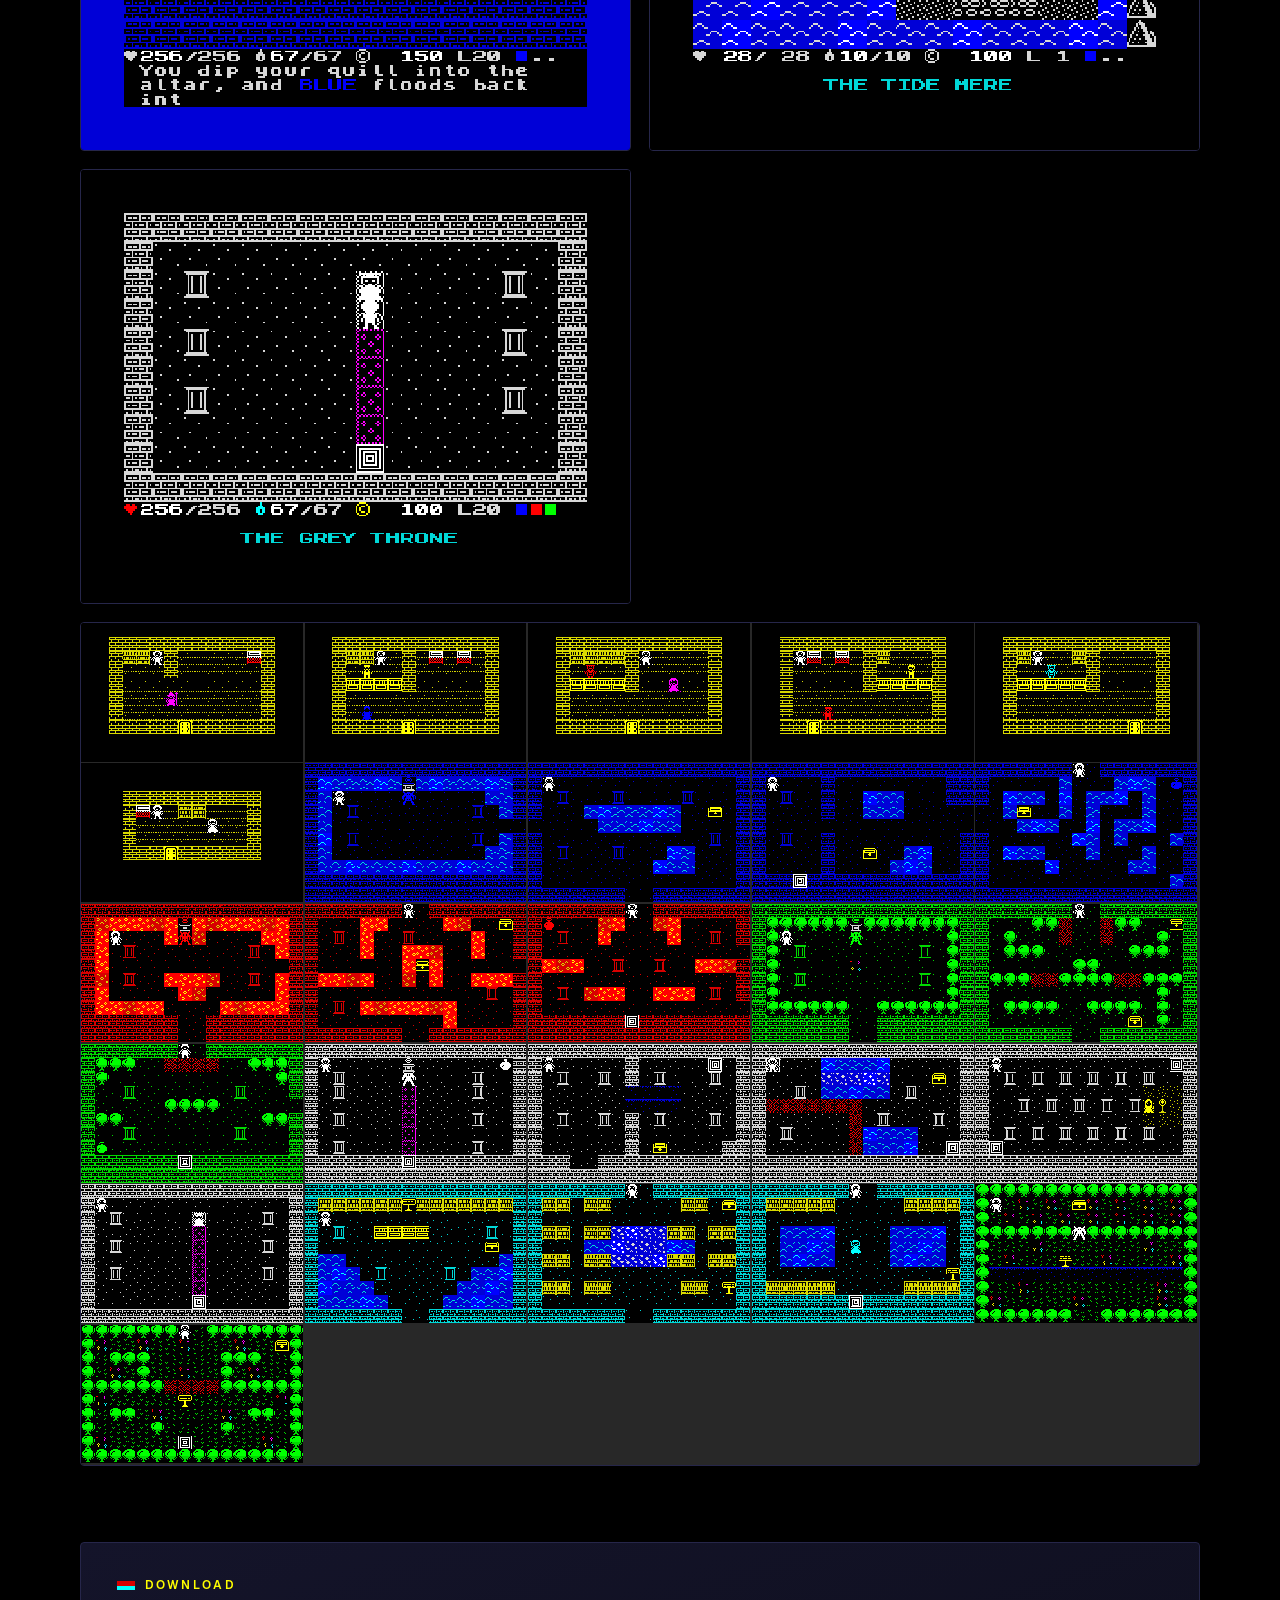
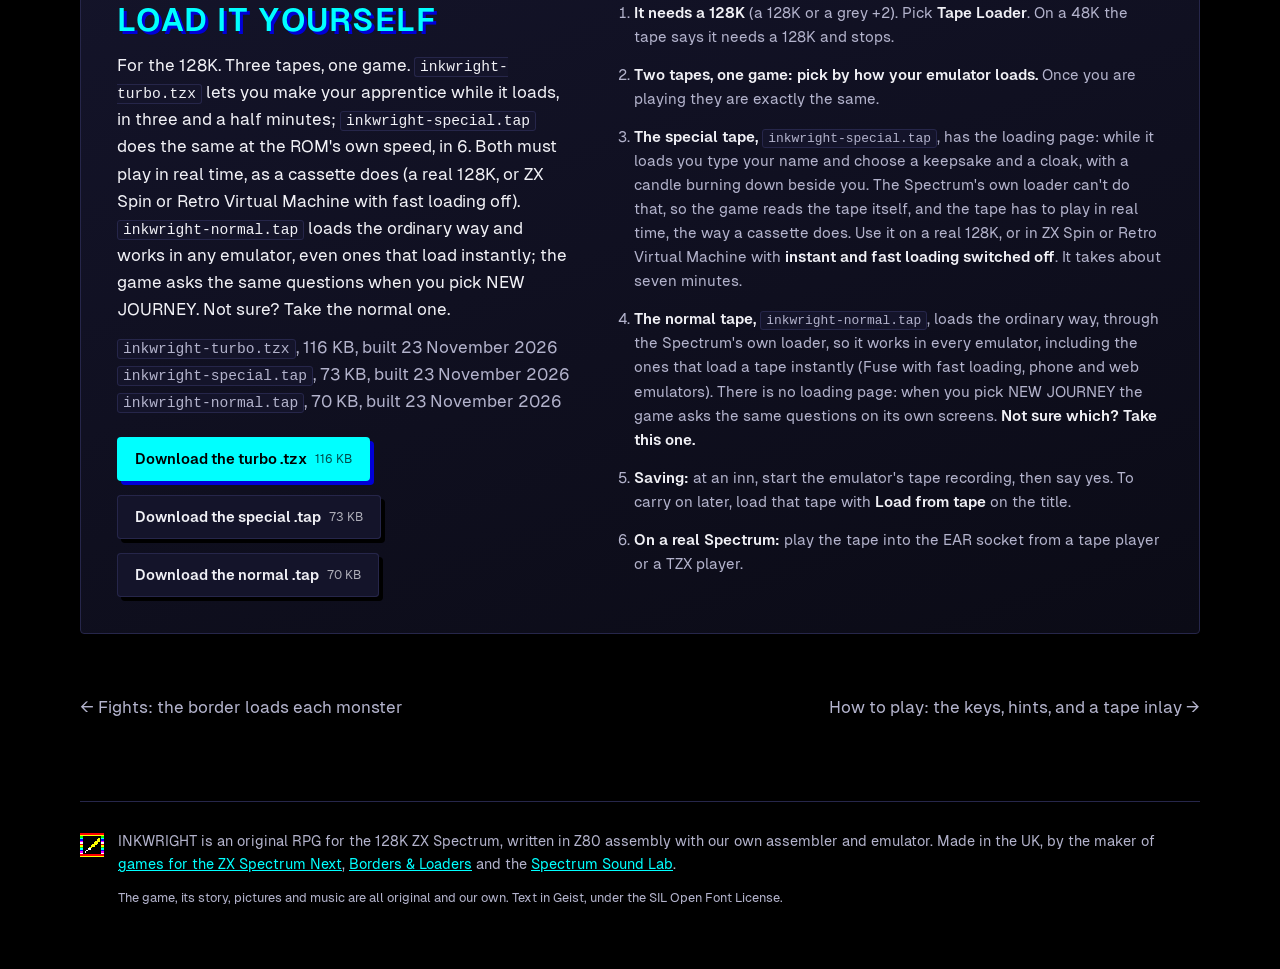
<file: demos/the-vale/index.html>
<!doctype html>
<html lang="en-GB">
<head>
<meta charset="utf-8">
<meta name="viewport" content="width=device-width,initial-scale=1">
<title>The Vale: a world that fades and repaints - INKWRIGHT</title>
<meta name="description" content="Every colour on the screen goes through one table, which greys out each ink you do not hold yet. Win an ink and the table is rebuilt: the room repaints itself column by column, and every room after it is a little brighter. The inks are keys too: BLUE freezes fords, RED burns thorns, GREEN grows vines.">
<meta property="og:title" content="The Vale: a world that fades and repaints - INKWRIGHT">
<meta property="og:description" content="Every colour on the screen goes through one table, which greys out each ink you do not hold yet. Win an ink and the table is rebuilt: the room repaints itself column by column, and every room after it is a little brighter. The inks are keys too: BLUE freezes fords, RED burns thorns, GREEN grows vines.">
<meta property="og:type" content="website">
<meta property="og:url" content="https://mikeynma.github.io/inkwright/demos/the-vale/">
<meta property="og:image" content="https://mikeynma.github.io/inkwright/shots/the-vale/map.png">
<meta property="og:image:type" content="image/png">
<meta property="og:image:width" content="1032">
<meta property="og:image:height" content="648">
<meta property="og:image:alt" content="A map made of sixteen screens: forests, mountains, a river across the middle, a lake, villages with red roofs, lava in the south-east">
<link rel="canonical" href="https://mikeynma.github.io/inkwright/demos/the-vale/">
<meta name="twitter:card" content="summary_large_image">
<meta name="twitter:image" content="https://mikeynma.github.io/inkwright/shots/the-vale/map.png">
<meta name="theme-color" content="#000000">
<link rel="icon" href="../../favicon-32.png" type="image/png">
<link rel="apple-touch-icon" href="../../apple-touch-icon.png">
<link rel="preload" href="../../fonts/geist-400.woff2" as="font" type="font/woff2" crossorigin>
<link rel="stylesheet" href="../../site.css">
</head>
<body>
<div class="tape" aria-hidden="true"></div>
<header class="top">
  <div class="wrap">
    <a class="brand" href="../../" aria-label="INKWRIGHT, the front page"><img src="../../icon.png" width="32" height="32" alt=""><span>INKWRIGHT</span></a>
    <nav aria-label="Sections"><a href="#how">How it works</a><a href="#screens">Screens</a><a href="#download">Download</a><a href="../../#demos">The game</a></nav>
  </div>
</header>

<main>
<section class="hero wrap">
  <div class="hero-text">
    <p class="badges"><span class="badge m128K">128K</span><span class="date">20 November 2026</span></p>
    <h1 class="title">The Vale: a world that fades and repaints</h1>
    <p class="lead">Every colour on the screen goes through one table, which greys out each ink you do not hold yet. Win an ink and the table is rebuilt: the room repaints itself column by column, and every room after it is a little brighter. The inks are keys too: BLUE freezes fords, RED burns thorns, GREEN grows vines.</p>
    <p>The Spectrum has eight inks. The Vale has lost them all but the grey. Every attribute the game draws, text and border included, goes through <code>FADE</code>, a 256-byte table: an ink whose colour you do not hold shows as grey, a paper as black. Monsters never fade. They are made of stolen ink.</p>
    <div class="actions"><a class="btn" href="../../files/inkwright-turbo.tzx" download>Download the turbo .tzx <small>116 KB</small></a><a class="btn btn-ghost" href="../../files/inkwright-special.tap" download>Download the special .tap <small>73 KB</small></a><a class="btn btn-ghost" href="../../files/inkwright-normal.tap" download>Download the normal .tap <small>70 KB</small></a></div>
  </div>
  <figure class="hero-shot">
    <a class="shot" href="../../shots/the-vale/map.png" data-caption="The Vale, every room of it in full colour: the Thornwood in the north-west, the Grey Peaks, Inkwell and the Meadows by the river, the Mere and its shrine, Emberford and the lava fields."><img src="../../shots/the-vale/map.png" width="1032" height="648" alt="A map made of sixteen screens: forests, mountains, a river across the middle, a lake, villages with red roofs, lava in the south-east"></a>
    <figcaption>The Vale, every room of it in full colour: the Thornwood in the north-west, the Grey Peaks, Inkwell and the Meadows by the river, the Mere and its shrine, Emberford and the lava fields.</figcaption>
  </figure>
</section>

<section id="how" class="wrap">
  <p class="eyebrow">How it works</p>
  <div class="tech">
    <div class="tech-text">
      <h2>The repaint</h2>
      <p>Winning an ink rebuilds the table and then the room you are standing in, column by column across the screen, so you watch the colour come back. A room that has been painted with a spell remembers it: frozen fords stay frozen, burnt thorns stay gone.</p>
      <h2>Colours as keys</h2>
      <p>Gates are tiles. Walk into shallow water with BLUE and it freezes. Walk into a thorn hedge with RED and it burns. Walk into the Rift with GREEN and vines grow across. A great white door wants every colour at once. There is a cave in the Grey Peaks too, as dark as a shut eye.</p>
      <h2>Walking without flicker</h2>
      <p>A room is 16 by 10 tiles of 16 by 16 pixels. The hero and the people move two pixels a frame through a three-by-three cell window. Each frame it is built in memory with every person masked over the tiles, then copied to the screen straight after the interrupt, so nothing flickers. The hero's picture is stored shifted four ways. The water's glint changes only attributes, and only for the tiles whose glint moves.</p>
      <h2>How it was checked</h2>
      <p>Every room is drawn by the build into the two maps on this page, in full colour, and looked at. The checks walk through a gate of each kind with and without its ink, repaint a room at an altar, and time a walk across the Mere, the busiest room, to catch a lost frame. A search of the world shows how much of it each ink opens, and that the game can still be finished.</p>
    </div>
    <aside class="card numbers">
      <h3>The numbers</h3>
      <dl><dt>Rooms</dt><dd>37, each 16 x 10 tiles</dd><dt>Tiles</dt><dd>16 x 16 pixels; people move 2 pixels a frame</dd><dt>The fade</dt><dd>one 256-byte table for every attribute</dd><dt>Keys</dt><dd>BLUE fords, RED thorns, GREEN the Rift, WHITE the tower</dd></dl>
    </aside>
  </div>
</section>

<section id="screens" class="wrap">
  <p class="eyebrow">Screens</p>
  <h2>As our emulator draws it</h2>
  <p class="sub">Full frames, border and all. Click a picture to see it bigger.</p>
  <div class="gallery">
    <a class="shot wide" href="../../shots/the-vale/map.png" data-caption="The Vale, every room of it in full colour: the Thornwood in the north-west, the Grey Peaks, Inkwell and the Meadows by the river, the Mere and its shrine, Emberford and the lava fields."><img src="../../shots/the-vale/map.png" width="1032" height="648" loading="lazy" alt="A map made of sixteen screens: forests, mountains, a river across the middle, a lake, villages with red roofs, lava in the south-east"></a>
    <a class="shot" href="../../shots/the-vale/meadows.png" data-caption="The Meadows at the start: grey ink on black."><img src="../../shots/the-vale/meadows.png" width="608" height="480" loading="lazy" alt="A grey meadow of round trees and grass, the river below"></a>
    <a class="shot" href="../../shots/the-vale/ford.png" data-caption="BLUE cast on a ford: the water freezes solid."><img src="../../shots/the-vale/ford.png" width="608" height="480" loading="lazy" alt="The meadow with its river now blue, a frozen strip across it, and the message: You paint the water BLUE. It freezes solid!"></a>
    <a class="shot" href="../../shots/the-vale/blue-returns.png" data-caption="At the Tide Shrine's altar BLUE floods back, and the room repaints itself in it."><img src="../../shots/the-vale/blue-returns.png" width="608" height="480" loading="lazy" alt="The Tide Shrine in blue on black, water round its walls, the altar message below"></a>
    <a class="shot" href="../../shots/the-vale/mere.png" data-caption="The Mere with its colour back. Water, fords and lava glint as you walk."><img src="../../shots/the-vale/mere.png" width="608" height="480" loading="lazy" alt="A blue lake with a wooden pier and a small shrine on an island, mountains above"></a>
    <a class="shot" href="../../shots/the-vale/throne.png" data-caption="The top of the Grey Tower."><img src="../../shots/the-vale/throne.png" width="608" height="480" loading="lazy" alt="A grey hall of pillars with a magenta carpet leading to a throne"></a>
    <a class="shot wide" href="../../shots/the-vale/inside.png" data-caption="Indoors: the houses of Inkwell and Emberford, the three shrines in their colours, and the Grey Tower's floors."><img src="../../shots/the-vale/inside.png" width="1290" height="972" loading="lazy" alt="A map of 21 rooms: yellow houses, a blue water shrine, a red lava shrine, a green forest shrine, grey tower floors"></a>
  </div>
</section>

<section id="download" class="wrap">
  <div class="card download">
    <div>
      <p class="eyebrow">Download</p>
      <h2>Load it yourself</h2>
      <p>For the 128K. Three tapes, one game. <code>inkwright-turbo.tzx</code> lets you make your apprentice while it loads, in three and a half minutes; <code>inkwright-special.tap</code> does the same at the ROM's own speed, in 6. Both must play in real time, as a cassette does (a real 128K, or ZX Spin or Retro Virtual Machine with fast loading off). <code>inkwright-normal.tap</code> loads the ordinary way and works in any emulator, even ones that load instantly; the game asks the same questions when you pick NEW JOURNEY. Not sure? Take the normal one.</p>
      <p class="meta"><code>inkwright-turbo.tzx</code>, 116 KB, built 23 November 2026<br><code>inkwright-special.tap</code>, 73 KB, built 23 November 2026<br><code>inkwright-normal.tap</code>, 70 KB, built 23 November 2026</p>
      <div class="actions"><a class="btn" href="../../files/inkwright-turbo.tzx" download>Download the turbo .tzx <small>116 KB</small></a><a class="btn btn-ghost" href="../../files/inkwright-special.tap" download>Download the special .tap <small>73 KB</small></a><a class="btn btn-ghost" href="../../files/inkwright-normal.tap" download>Download the normal .tap <small>70 KB</small></a></div>
    </div>
    <ol class="steps">
      <li><b>It needs a 128K</b> (a 128K or a grey +2). Pick <b>Tape Loader</b>. On a 48K the tape says it needs a 128K and stops.</li>
      <li><b>Two tapes, one game: pick by how your emulator loads.</b> Once you are playing they are exactly the same.</li>
      <li><b>The special tape,</b> <code>inkwright-special.tap</code>, has the loading page: while it loads you type your name and choose a keepsake and a cloak, with a candle burning down beside you. The Spectrum's own loader can't do that, so the game reads the tape itself, and the tape has to play in real time, the way a cassette does. Use it on a real 128K, or in ZX Spin or Retro Virtual Machine with <b>instant and fast loading switched off</b>. It takes about seven minutes.</li>
      <li><b>The normal tape,</b> <code>inkwright-normal.tap</code>, loads the ordinary way, through the Spectrum's own loader, so it works in every emulator, including the ones that load a tape instantly (Fuse with fast loading, phone and web emulators). There is no loading page: when you pick NEW JOURNEY the game asks the same questions on its own screens. <b>Not sure which? Take this one.</b></li>
      <li><b>Saving:</b> at an inn, start the emulator's tape recording, then say yes. To carry on later, load that tape with <b>Load from tape</b> on the title.</li>
      <li><b>On a real Spectrum:</b> play the tape into the EAR socket from a tape player or a TZX player.</li>
    </ol>
  </div>
</section>

<nav class="wrap pager" aria-label="Other demos">
  <a href="../fights/">&larr; Fights: the border loads each monster</a>
  <a href="../how-to-play/">How to play: the keys, hints, and a tape inlay &rarr;</a>
</nav>
</main>

<footer class="wrap foot">
  <img src="../../icon.png" width="24" height="24" alt="">
  <div>
    <p>INKWRIGHT is an original RPG for the 128K ZX Spectrum, written in Z80 assembly with our own assembler and emulator. Made in the UK, by the maker of <a href="https://mikeynma.github.io/">games for the ZX Spectrum Next</a>, <a href="https://mikeynma.github.io/borders-and-loaders/">Borders &amp; Loaders</a> and the <a href="https://mikeynma.github.io/spectrum-sound-lab/">Spectrum Sound Lab</a>.</p>
    <p class="small">The game, its story, pictures and music are all original and our own. Text in Geist, under the SIL Open Font License.</p>
  </div>
</footer>
<dialog class="lightbox" aria-label="Screenshot">
  <figure><div class="lb-view"><img alt=""></div><figcaption></figcaption></figure>
  <div class="lb-zoom" role="group" aria-label="Zoom">
    <button type="button" class="lb-out" aria-label="Zoom out">&minus;</button>
    <button type="button" class="lb-fit" aria-label="Fit it to the screen">Fit</button>
    <button type="button" class="lb-in" aria-label="Zoom in">+</button>
  </div>
  <button class="lb-btn lb-prev" type="button" aria-label="Previous picture">&lsaquo;</button>
  <button class="lb-btn lb-next" type="button" aria-label="Next picture">&rsaquo;</button>
  <button class="lb-btn lb-close" type="button" autofocus aria-label="Close">&times;</button>
</dialog>
<script src="../../site.js"></script>
</body>
</html>
</file>
<file: site.css>
/* Borders & Loaders - written by hand (sitegen/make.js writes the pages, not this). */
@font-face { font-family: Geist; src: url(fonts/geist-400.woff2) format("woff2"); font-weight: 400; font-display: swap; }
@font-face { font-family: Geist; src: url(fonts/geist-600.woff2) format("woff2"); font-weight: 600 900; font-display: swap; }

/* the Spectrum: black paper, its bright colours, a hard blue shadow */
:root {
  color-scheme: dark;
  --bg: #000;
  --card: #0b0b16;
  --card-hi: #14142a;
  --border: #26264a;
  --fg: #f1f1f6;
  --muted: #b3b3cc;
  --heading: #fff;
  --cyan: #00ffff;
  --yellow: #ffff00;
  --red: #ff2020;
  --blue: #0000d7;
  --radius: 4px;
}
* { box-sizing: border-box; }
html { scroll-behavior: smooth; scroll-padding-top: 76px; }
body { margin: 0; color: var(--fg); background: var(--bg); font: 17px/1.6 Geist, system-ui, sans-serif; -webkit-font-smoothing: antialiased; }
a { color: var(--cyan); }
img, video { max-width: 100%; height: auto; }
.wrap { width: min(1120px, 100% - 32px); margin-inline: auto; }
h1, h2, h3 { line-height: 1.2; margin: 0; }
h2 { font: 900 clamp(1.4rem, 3vw, 2rem)/1.2 Geist, system-ui, sans-serif; text-transform: uppercase; letter-spacing: 0.04em; color: var(--cyan); margin-bottom: 12px; text-shadow: 3px 3px 0 var(--blue); }
h3 { font: 700 1.05rem/1.3 Geist, system-ui, sans-serif; color: var(--heading); margin-bottom: 6px; }
p { margin: 0 0 12px; }
code { font: 0.86em ui-monospace, monospace; background: var(--card-hi); border: 1px solid var(--border); border-radius: 3px; padding: 1px 5px; }
:focus-visible { outline: 2px solid var(--yellow); outline-offset: 2px; }

/* loading stripes, rolling, along the very top */
.tape { position: fixed; inset: 0 0 auto; height: 6px; z-index: 20;
  background: repeating-linear-gradient(180deg, #d70000 0 3px, #00ffff 3px 6px); background-size: 100% 6px; animation: roll 0.35s steps(3) infinite; }
@keyframes roll { to { background-position: 0 6px; } }
@media (prefers-reduced-motion: reduce) { .tape { animation: none; } html { scroll-behavior: auto; } }

/* the bar along the top */
.top { position: sticky; top: 6px; z-index: 10; background: rgb(0 0 0 / 0.88); backdrop-filter: blur(8px); border-bottom: 1px solid var(--border); }
.top .wrap { display: flex; align-items: center; gap: 24px; height: 60px; }
.brand { display: flex; align-items: center; gap: 10px; font: 900 1.05rem/1 Geist, system-ui, sans-serif; text-transform: uppercase; letter-spacing: 0.05em; color: var(--heading); text-decoration: none; white-space: nowrap; }
.brand img { image-rendering: pixelated; }
.top nav { display: flex; gap: 22px; margin-left: auto; }
.top nav a { color: var(--muted); text-decoration: none; font-size: 0.95rem; }
.top nav a:hover { color: var(--fg); }

/* buttons and badges: flat colour, a hard shadow, like a Spectrum menu */
.btn { display: inline-flex; align-items: center; gap: 8px; min-height: 44px; padding: 10px 18px; line-height: 1.25; border-radius: var(--radius); background: var(--cyan); color: #000; font: 700 0.92rem/1 Geist, system-ui, sans-serif; text-decoration: none; border: 0; box-shadow: 4px 4px 0 var(--blue); transition: transform 0.1s, box-shadow 0.1s; }
.btn:hover { transform: translate(-1px, -1px); box-shadow: 5px 5px 0 var(--blue); }
.btn:active { transform: translate(3px, 3px); box-shadow: 1px 1px 0 var(--blue); }
.btn small { font-weight: 400; opacity: 0.7; }
.btn-ghost { background: var(--card-hi); color: var(--fg); box-shadow: inset 0 0 0 1px var(--border), 4px 4px 0 #000; }
.btn-ghost:hover { box-shadow: inset 0 0 0 1px var(--muted), 5px 5px 0 #000; }
.btn-small { min-height: 34px; padding: 6px 12px; font-size: 0.82rem; box-shadow: 3px 3px 0 var(--blue); }
.btn-small.btn-ghost { box-shadow: inset 0 0 0 1px var(--border); text-transform: uppercase; }
.badges { display: flex; flex-wrap: wrap; align-items: center; gap: 8px; margin-bottom: 10px; }
.badge { display: inline-block; padding: 2px 9px; border-radius: 2px; font: 800 0.78rem/1.5 Geist, system-ui, sans-serif; letter-spacing: 0.05em; }
.m48K { background: var(--red); color: #fff; }
.m128K { background: var(--blue); color: #fff; }
.date { color: var(--muted); font-size: 0.85rem; }

/* sections */
main { overflow-x: clip; }
main > section { padding: 76px 0 0; }
.eyebrow { display: flex; align-items: center; gap: 10px; font: 800 0.75rem/1 Geist, system-ui, sans-serif; text-transform: uppercase; letter-spacing: 0.2em; color: var(--yellow); margin-bottom: 14px; }
.eyebrow::before { content: ""; width: 18px; height: 9px; background: linear-gradient(#d70000 0 50%, #00ffff 50%); }
.sub, .meta { color: var(--muted); }
.sub { margin-bottom: 28px; }

/* grid items may shrink below their content (a long button, a wide picture) */
.hero > *, .demo > *, .tech > *, .download > * { min-width: 0; }

/* the top of a page */
.hero { display: grid; grid-template-columns: 1fr 1.1fr; gap: 48px; align-items: center; padding-top: 52px; }
.hero h1 { margin: 6px 0 18px; }
.hero h1.title { font: 900 clamp(1.8rem, 4vw, 2.7rem)/1.15 Geist, system-ui, sans-serif; color: var(--heading); text-shadow: 3px 3px 0 var(--blue); }
.logo { display: block; width: min(600px, 100%); height: auto; }
.lead { font: 600 1.25rem/1.4 Geist, system-ui, sans-serif; color: var(--heading); }
.actions { display: flex; flex-wrap: wrap; gap: 14px; margin-top: 22px; }
.hero-shot { margin: 0; }
.hero-shot img, .hero-shot video, .gallery img, .demo-media img, .demo-media video { display: block; width: 100%; image-rendering: pixelated; background: #000; border: 1px solid var(--border); border-radius: var(--radius); }
.hero-shot img, .hero-shot video { box-shadow: 8px 8px 0 var(--blue); }
.hero-shot video, .demo-media video { width: auto; max-width: 100%; height: auto; max-height: 680px; margin: 0 auto; image-rendering: auto; }
.hero-shot figcaption { margin-top: 14px; font-size: 0.86rem; color: var(--muted); }

/* the demos on the front page */
.demos { display: grid; gap: 22px; }
.demo { display: grid; grid-template-columns: minmax(0, 1fr) minmax(0, 1.15fr); gap: 28px; align-items: center; padding: 20px; }
.demo h3 { font-size: 1.3rem; margin-bottom: 10px; }
.demo h3 a { color: var(--heading); text-decoration: none; }
.demo h3 a:hover { color: var(--cyan); }
.demo p { color: var(--muted); }
.demo .links { display: flex; flex-wrap: wrap; gap: 10px; margin: 16px 0 0; }

/* cards */
.grid { display: grid; gap: 16px; }
.cards { grid-template-columns: repeat(auto-fill, minmax(260px, 1fr)); }
.card { background: linear-gradient(160deg, var(--card-hi), var(--card)); border: 1px solid var(--border); border-radius: var(--radius); padding: 20px; }
.cards .card p { margin: 0; color: var(--muted); font-size: 0.95rem; }

/* how it works */
.tech { display: grid; grid-template-columns: minmax(0, 1fr) 320px; gap: 40px; align-items: start; }
.tech-text h2 { font-size: clamp(1.15rem, 2.2vw, 1.45rem); margin-top: 30px; }
.tech-text h2:first-child { margin-top: 0; }
.tech-text p, .tech-text li { color: #dcdcea; }
.tech-text ul { padding-left: 20px; }
.tech-text b { color: var(--heading); }
/* hints with their answers hidden until asked (a game's "How to play") */
.hint { border: 1px solid rgba(255,255,255,0.12); border-radius: 10px; padding: 10px 14px; margin: 10px 0; background: rgba(255,255,255,0.03); }
.hint summary { cursor: pointer; color: var(--heading); font-weight: 600; }
.hint summary small { color: #9a9ab0; font-weight: 400; }
.hint[open] summary small { display: none; }
.hint p { margin: 8px 0 0; }
.numbers { position: sticky; top: 90px; }
.numbers h3 { color: var(--yellow); text-transform: uppercase; letter-spacing: 0.08em; font-size: 0.85rem; margin-bottom: 12px; }
.numbers dl { margin: 0; display: grid; gap: 10px; }
.numbers dt { font-size: 0.78rem; text-transform: uppercase; letter-spacing: 0.06em; color: var(--muted); }
.numbers dd { margin: 0; font-weight: 600; }

/* screens */
.gallery { display: grid; grid-template-columns: repeat(auto-fill, minmax(420px, 1fr)); gap: 18px; align-items: start; }
@media (max-width: 480px) { .gallery { grid-template-columns: 1fr; } }
.gallery a { display: block; }
.gallery a.wide { grid-column: 1 / -1; }

/* loading and downloads */
.download { display: grid; grid-template-columns: 1fr 1.2fr; gap: 40px; padding: 36px; }
.download p { margin: 0 0 10px; }
.steps { margin: 0; padding-left: 20px; color: var(--muted); font-size: 0.94rem; display: grid; gap: 14px; align-content: center; }
.steps b { color: var(--fg); }

/* the changelog */
.log ul { margin: 0; padding: 0; list-style: none; display: grid; gap: 10px; color: var(--muted); }
.log time { color: var(--yellow); font-weight: 700; margin-right: 8px; white-space: nowrap; }
.log b { color: var(--fg); }

/* other demos */
.pager { display: flex; justify-content: space-between; gap: 20px; margin-top: 60px; }
.pager a { color: var(--muted); text-decoration: none; }
.pager a:hover { color: var(--cyan); }

/* the bottom */
.foot { display: flex; gap: 14px; align-items: flex-start; margin-top: 80px; padding: 28px 0 48px; border-top: 1px solid var(--border); color: var(--muted); font-size: 0.9rem; }
.foot img { image-rendering: pixelated; margin-top: 3px; }
.small { font-size: 0.8rem; }

/* the lightbox */
.lightbox { padding: 0; border: 0; background: transparent; max-width: 96vw; max-height: 96vh; }
.lightbox::backdrop { background: rgb(0 0 0 / 0.92); }
.lightbox figure { margin: 0; text-align: center; }
.lb-view { width: 92vw; height: 84vh; overflow: auto; display: flex; overscroll-behavior: contain; }
.lb-view img { margin: auto; max-width: 100%; max-height: 100%; image-rendering: pixelated; }
.lb-view.zoomed { cursor: grab; }
.lb-view.zoomed.dragging { cursor: grabbing; }
.lb-view.zoomed img { max-width: none; max-height: none; }
.lb-zoom { position: fixed; bottom: 16px; left: 50%; transform: translateX(-50%); display: flex; gap: 8px; }
.lb-zoom button { min-width: 48px; height: 40px; padding: 0 12px; border-radius: 20px; border: 1px solid var(--border); background: var(--card); color: var(--fg); font: 600 1.05rem/1 Geist, system-ui, sans-serif; cursor: pointer; }
.lightbox figcaption { color: var(--muted); margin-top: 8px; max-width: 80ch; margin-inline: auto; }
.lb-btn { position: fixed; top: 50%; transform: translateY(-50%); width: 48px; height: 48px; border-radius: 50%; border: 1px solid var(--border); background: var(--card); color: var(--fg); font-size: 28px; cursor: pointer; }
.lb-prev { left: 16px; } .lb-next { right: 16px; }
.lb-close { top: 32px; right: 16px; transform: none; }

@media (max-width: 860px) {
  .hero, .demo, .tech, .download { grid-template-columns: 1fr; }
  .hero { gap: 28px; padding-top: 36px; }
  .top nav { display: none; }
  .numbers { position: static; }
  .download { padding: 24px; gap: 24px; }
}
</file>
